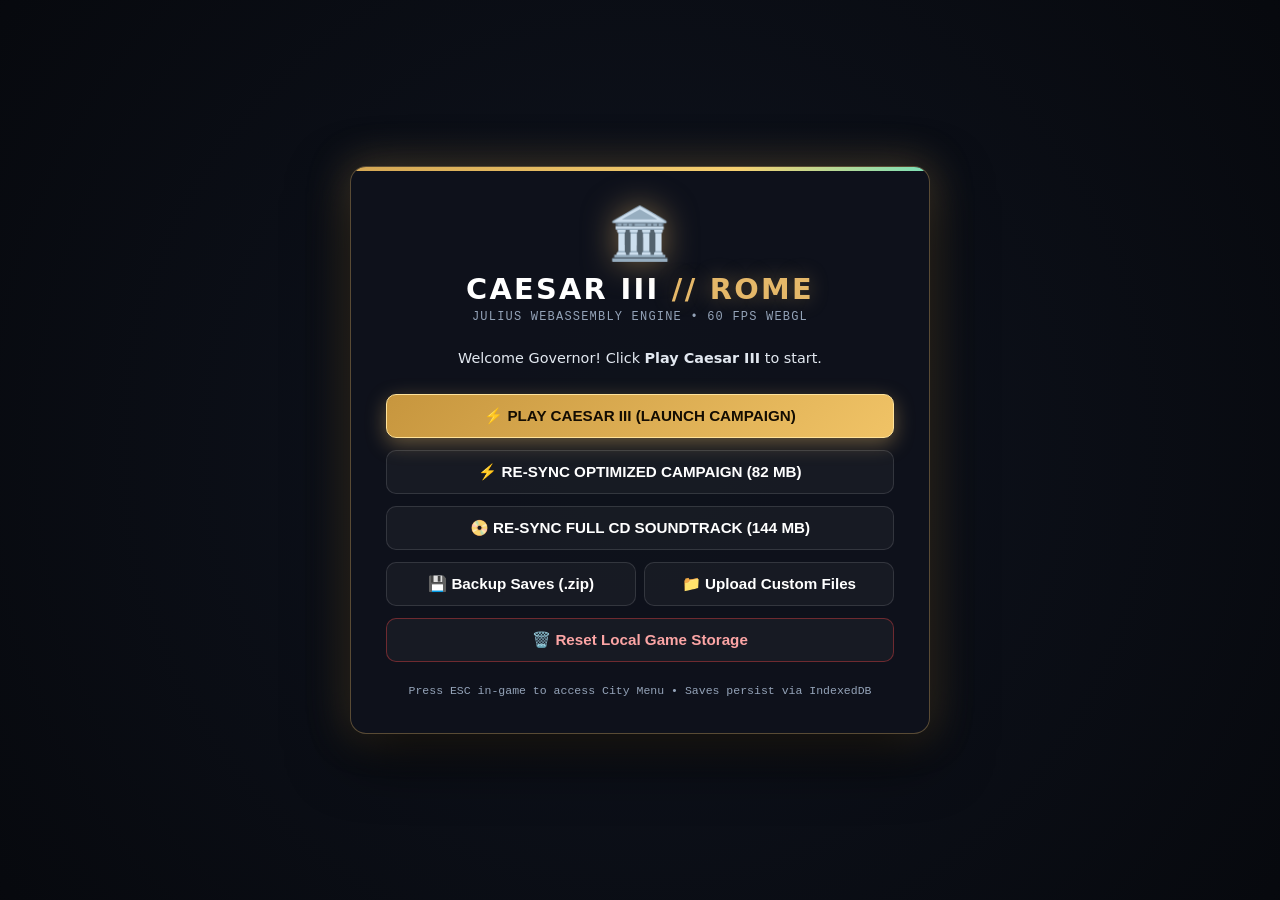
<file: caesar3/index.html>
<!DOCTYPE html>
<html lang="en">
<head>
  <meta charset="utf-8">
  <meta name="viewport" content="width=device-width, initial-scale=1.0, maximum-scale=1.0, user-scalable=no">
  <title>Caesar III: Empire of Rome // Cyber Arcade</title>
  <link rel="icon" href="data:image/svg+xml,<svg xmlns=%22http://www.w3.org/2000/svg%22 viewBox=%220 0 100 100%22><text y=%22.9em%22 font-size=%2290%22>🏛️</text></svg>">
  
  <!-- Self-Hosted Local Scripts (0 CDNs) -->
  <script src="vendor/FileSaver.min.js"></script>
  <script src="vendor/jszip.min.js"></script>

  <style>
    :root {
      --bg: #07090e;
      --card-bg: rgba(15, 18, 28, 0.95);
      --gold: #e5b869;
      --gold-glow: rgba(229, 184, 105, 0.35);
      --cyan: #00f0ff;
      --text: #e2e8f0;
      --text-dim: #94a3b8;
      --red: #ef4444;
      --font: 'Segoe UI', system-ui, -apple-system, sans-serif;
      --font-mono: 'Consolas', 'Courier New', monospace;
    }

    * {
      box-sizing: border-box;
      margin: 0;
      padding: 0;
    }

    html, body {
      width: 100%;
      height: 100%;
      background-color: var(--bg);
      color: var(--text);
      font-family: var(--font);
      overflow: hidden;
      user-select: none;
    }

    /* Game Canvas */
    canvas#canvas {
      position: absolute;
      top: 50%;
      left: 50%;
      border: 0 none;
      background-color: #000;
      image-rendering: pixelated;
      image-rendering: crisp-edges;
      transform: translate(-50%, -50%);
      z-index: 1;
      box-shadow: 0 0 50px rgba(0, 0, 0, 0.9);
    }

    /* Top Floating Cyber Arcade Nav Bar */
    #topNavBar {
      position: fixed;
      top: 12px;
      left: 50%;
      transform: translateX(-50%);
      z-index: 10;
      display: none;
      align-items: center;
      gap: 10px;
      background: rgba(10, 14, 22, 0.85);
      backdrop-filter: blur(12px);
      border: 1px solid rgba(229, 184, 105, 0.3);
      border-radius: 999px;
      padding: 6px 14px;
      box-shadow: 0 8px 32px rgba(0, 0, 0, 0.6);
      transition: opacity 0.3s ease;
    }

    #topNavBar:hover {
      border-color: var(--gold);
    }

    .nav-btn {
      background: rgba(255, 255, 255, 0.05);
      border: 1px solid rgba(255, 255, 255, 0.1);
      color: var(--text);
      padding: 5px 12px;
      font-size: 0.78rem;
      font-weight: 600;
      border-radius: 999px;
      cursor: pointer;
      display: flex;
      align-items: center;
      gap: 6px;
      text-decoration: none;
      transition: all 0.2s ease;
    }

    .nav-btn:hover {
      background: rgba(229, 184, 105, 0.2);
      border-color: var(--gold);
      color: #fff;
      transform: translateY(-1px);
    }

    .nav-btn.primary {
      background: linear-gradient(135deg, #a37a34, #d4a754);
      border-color: #f7d070;
      color: #1a1202;
      font-weight: 700;
    }

    /* Main Modal / Loader Overlay */
    div#infoLocation {
      position: fixed;
      inset: 0;
      background: radial-gradient(circle at center, rgba(16, 21, 33, 0.96) 0%, rgba(7, 9, 14, 0.98) 100%);
      z-index: 20;
      display: flex;
      flex-direction: column;
      align-items: center;
      justify-content: center;
      padding: 24px;
    }

    .hero-card {
      background: var(--card-bg);
      border: 1px solid rgba(229, 184, 105, 0.35);
      border-radius: 16px;
      box-shadow: 0 20px 60px rgba(0, 0, 0, 0.8), 0 0 40px var(--gold-glow);
      max-width: 580px;
      width: 100%;
      padding: 2.2rem;
      text-align: center;
      position: relative;
      overflow: hidden;
    }

    .hero-card::before {
      content: "";
      position: absolute;
      top: 0;
      left: 0;
      right: 0;
      height: 4px;
      background: linear-gradient(90deg, #d4a754, #f7d070, #00f0ff, #d4a754);
      background-size: 200% auto;
      animation: shimmer 4s linear infinite;
    }

    @keyframes shimmer {
      0% { background-position: 0% 50%; }
      100% { background-position: 200% 50%; }
    }

    .roman-eagle {
      font-size: 3.2rem;
      margin-bottom: 0.5rem;
      filter: drop-shadow(0 0 16px rgba(229, 184, 105, 0.5));
    }

    h1.game-title {
      font-size: 1.8rem;
      font-weight: 800;
      letter-spacing: 0.08em;
      color: #fff;
      text-transform: uppercase;
      margin-bottom: 0.3rem;
    }

    h1.game-title span {
      color: var(--gold);
      text-shadow: 0 0 20px var(--gold-glow);
    }

    .game-subtitle {
      font-family: var(--font-mono);
      font-size: 0.75rem;
      color: var(--text-dim);
      letter-spacing: 0.1em;
      text-transform: uppercase;
      margin-bottom: 1.5rem;
    }

    /* Options / Buttons */
    .button-group {
      display: flex;
      flex-direction: column;
      gap: 12px;
      margin-top: 1.2rem;
    }

    .btn-action {
      background: rgba(255, 255, 255, 0.04);
      border: 1px solid rgba(255, 255, 255, 0.12);
      color: #fff;
      padding: 12px 20px;
      border-radius: 10px;
      font-size: 0.95rem;
      font-weight: 600;
      cursor: pointer;
      display: flex;
      align-items: center;
      justify-content: center;
      gap: 10px;
      transition: all 0.2s ease;
      width: 100%;
    }

    .btn-action:hover {
      background: rgba(255, 255, 255, 0.09);
      border-color: rgba(255, 255, 255, 0.3);
      transform: translateY(-2px);
    }

    .btn-action.gold-primary {
      background: linear-gradient(135deg, #c7963e, #f0c366);
      border: 1px solid #ffe39b;
      color: #140d02;
      font-weight: 800;
      box-shadow: 0 6px 20px rgba(229, 184, 105, 0.4);
    }

    .btn-action.gold-primary:hover {
      background: linear-gradient(135deg, #d8a445, #ffd175);
      box-shadow: 0 8px 28px rgba(229, 184, 105, 0.6);
      transform: translateY(-2px);
    }

    .btn-action.danger {
      border-color: rgba(239, 68, 68, 0.4);
      color: #fca5a5;
    }

    .btn-action.danger:hover {
      background: rgba(239, 68, 68, 0.15);
      border-color: var(--red);
      color: #fff;
    }

    /* Status & Spinner */
    #loadStatus {
      margin: 1.5rem 0;
    }

    .spinner {
      height: 44px;
      width: 44px;
      margin: 0 auto 1rem;
      border-radius: 50%;
      border: 3px solid rgba(229, 184, 105, 0.15);
      border-top-color: var(--gold);
      animation: spin 0.8s linear infinite;
    }

    .spinner.small {
      height: 14px;
      width: 14px;
      border-width: 2px;
      margin: 0;
      display: inline-block;
      vertical-align: middle;
    }

    @keyframes spin {
      to { transform: rotate(360deg); }
    }

    #status {
      font-size: 0.9rem;
      color: var(--text);
      line-height: 1.5;
    }

    progress {
      appearance: none;
      -webkit-appearance: none;
      width: 100%;
      height: 8px;
      border-radius: 4px;
      overflow: hidden;
      margin-top: 14px;
      display: none;
      border: none;
      background: rgba(255, 255, 255, 0.1);
    }

    progress::-webkit-progress-bar {
      background-color: rgba(255, 255, 255, 0.1);
    }

    progress::-webkit-progress-value {
      background: linear-gradient(90deg, #c7963e, #00f0ff);
      transition: width 0.2s ease;
    }

    progress::-moz-progress-bar {
      background: linear-gradient(90deg, #c7963e, #00f0ff);
    }

    .drag-hover {
      border: 2px dashed var(--gold) !important;
    }

    /* On-Screen Display */
    #OSD {
      display: none;
      position: absolute;
      top: 16px;
      left: 16px;
      background: rgba(10, 14, 22, 0.85);
      border: 1px solid rgba(229, 184, 105, 0.3);
      border-radius: 6px;
      color: var(--gold);
      font-family: var(--font-mono);
      font-size: 0.8rem;
      padding: 6px 12px;
      z-index: 30;
      box-shadow: 0 4px 12px rgba(0, 0, 0, 0.5);
    }

    .footer-badge {
      margin-top: 1.4rem;
      font-size: 0.72rem;
      color: var(--text-dim);
      font-family: var(--font-mono);
    }
  </style>
</head>
<body>

  <!-- Top In-Game Control Bar -->
  <div id="topNavBar">
    <a href="/" class="nav-btn">🔙 Arcade Portal</a>
    <button class="nav-btn primary" onclick="toggleFullscreen()">⛶ Fullscreen</button>
    <button class="nav-btn" onclick="Module.downloadSaves()">💾 Export Saves</button>
    <button class="nav-btn" onclick="clickSelectFile()">📁 Import Files</button>
    <button class="nav-btn" onclick="Module.showSubWindow(confirmElement)">🗑️ Reset Data</button>
  </div>

  <!-- On Screen Notification Overlay -->
  <div id="OSD">
    <span id="OSDSpinner" class="spinner small"></span>
    <span id="OSDStatus"></span>
  </div>

  <!-- Hidden File Input for Custom Uploads -->
  <input type="file" id="loaddir" multiple name="fileList" webkitdirectory style="display:none;">

  <!-- Main Hero Modal / Loader Overlay -->
  <div id="infoLocation">
    <div class="hero-card">
      <div class="roman-eagle">🏛️</div>
      <h1 class="game-title">Caesar III <span>// Rome</span></h1>
      <div class="game-subtitle">Julius WebAssembly Engine • 60 FPS WebGL</div>

      <div id="middleElement">
        <!-- Loading State -->
        <div id="loadStatus">
          <div id="spinner" class="spinner"></div>
          <div id="status">Connecting virtual Roman filesystem...</div>
          <progress id="progress"></progress>
        </div>

        <!-- Initial Options (Empty or Stored) -->
        <div id="startOptions">
          <div class="button-group">
            <button id="primaryPlayBtn" class="btn-action gold-primary" onclick="startPreloadedCampaign('lite')">
              ⚡ PLAY CAESAR III (LAUNCH CAMPAIGN)
            </button>
            <button class="btn-action" onclick="startPreloadedCampaign('lite')">
              ⚡ RE-SYNC OPTIMIZED CAMPAIGN (82 MB)
            </button>
            <button class="btn-action" onclick="startPreloadedCampaign('full')">
              📀 RE-SYNC FULL CD SOUNDTRACK (144 MB)
            </button>
            <div style="display:flex; gap: 8px;">
              <button class="btn-action" id="downloadSaves" onclick="Module.downloadSaves()" style="flex:1;">
                💾 Backup Saves (.zip)
              </button>
              <button class="btn-action" onclick="clickSelectFile()" style="flex:1;">
                📁 Upload Custom Files
              </button>
            </div>
            <button class="btn-action danger" onclick="Module.showSubWindow(confirmElement)">
              🗑️ Reset Local Game Storage
            </button>
          </div>
        </div>

        <!-- Reset Confirmation -->
        <div id="confirm" style="display:none;">
          <p style="margin-bottom: 1.2rem; font-size: 0.95rem; line-height: 1.5;">
            Are you sure you want to clear your local Roman Empire storage?<br>
            <span style="color:var(--red); font-size:0.85rem;">All your local city saves will be deleted!</span>
          </p>
          <div style="display:flex; gap: 10px;">
            <button class="btn-action danger" onclick="Module.clearFS()" style="flex:1;">YES, PURGE STORAGE</button>
            <button class="btn-action" onclick="Module.showSubWindow(startOptionsElement)" style="flex:1;">CANCEL</button>
          </div>
        </div>
      </div>

      <div class="footer-badge">
        <span>Press ESC in-game to access City Menu • Saves persist via IndexedDB</span>
      </div>
    </div>
  </div>

  <!-- SDL2 / WebAssembly Screen Canvas -->
  <canvas id="canvas" oncontextmenu="event.preventDefault()" tabindex="-1"></canvas>

  <!-- UI Logic -->
  <script src="caesar3.ui.js"></script>

  <!-- Julius Engine Runtime -->
  <script src="julius.engine.js"></script>

</body>
</html>
</file>
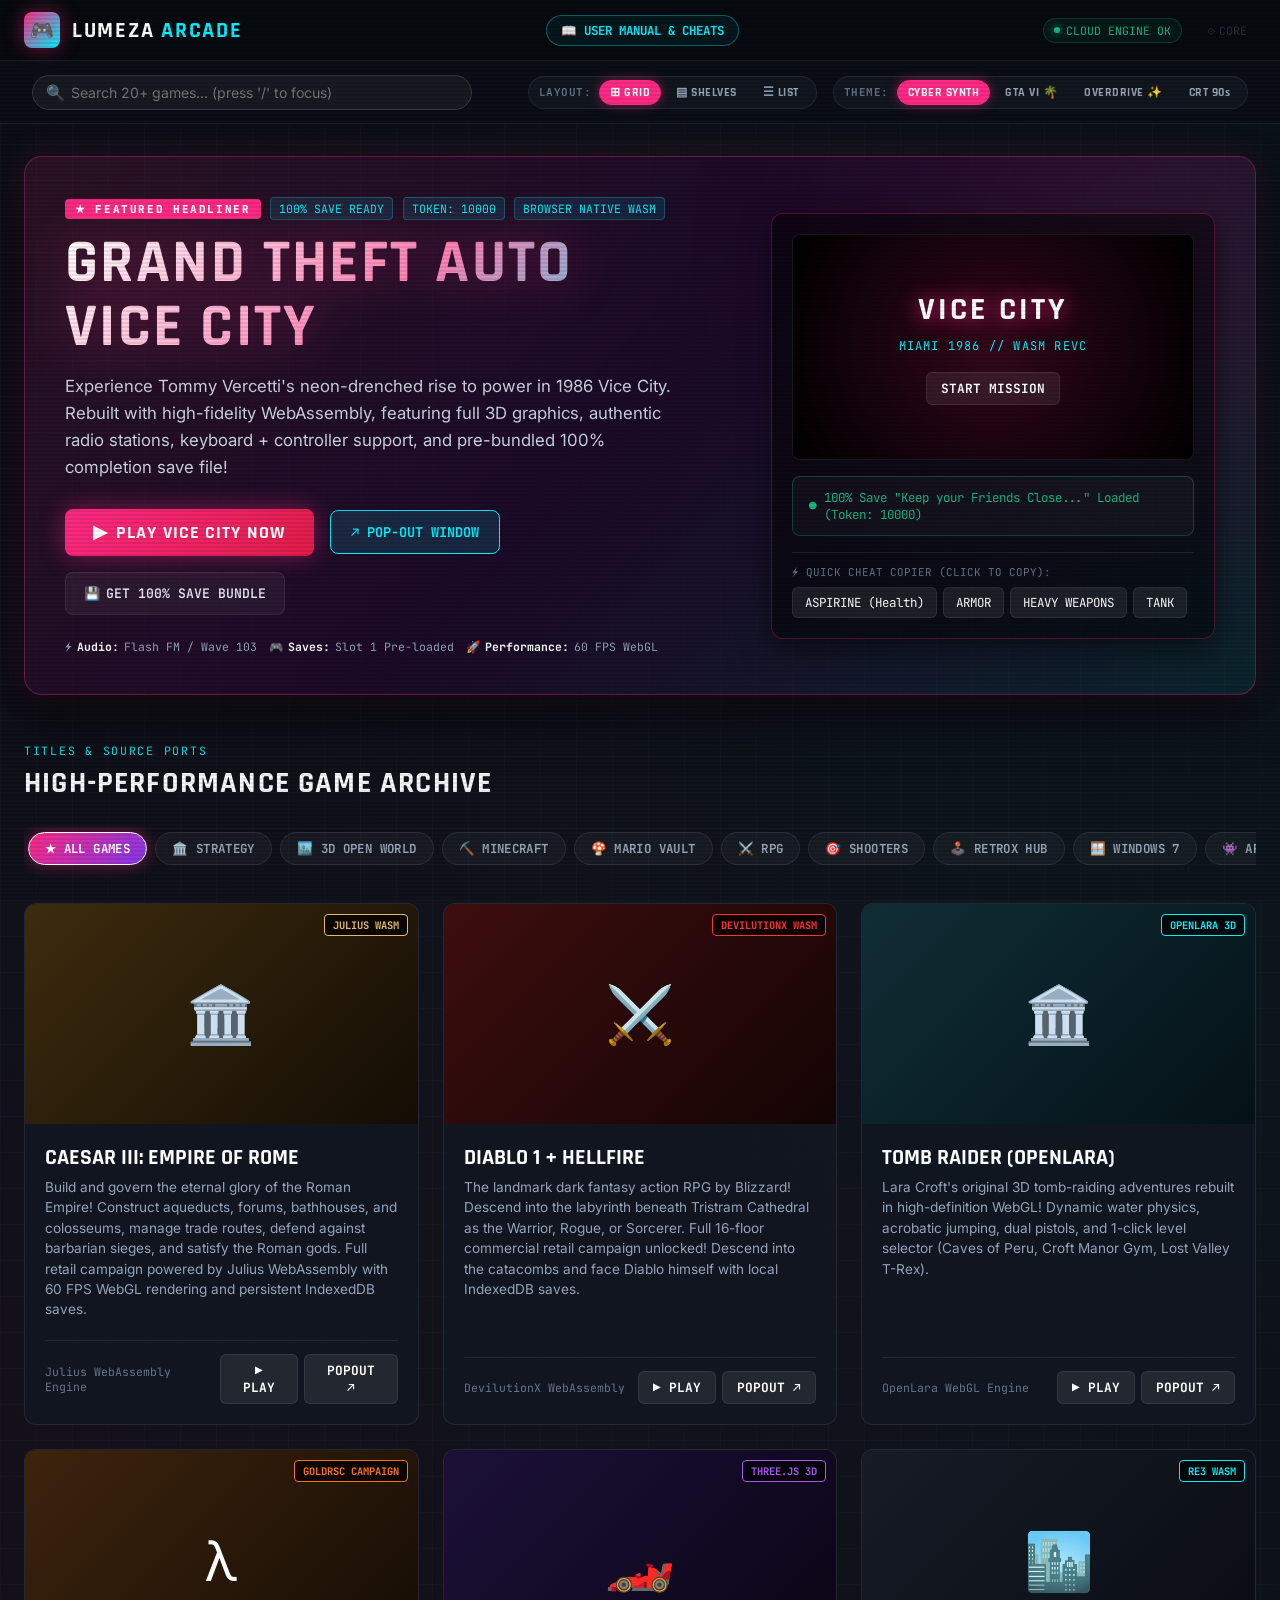
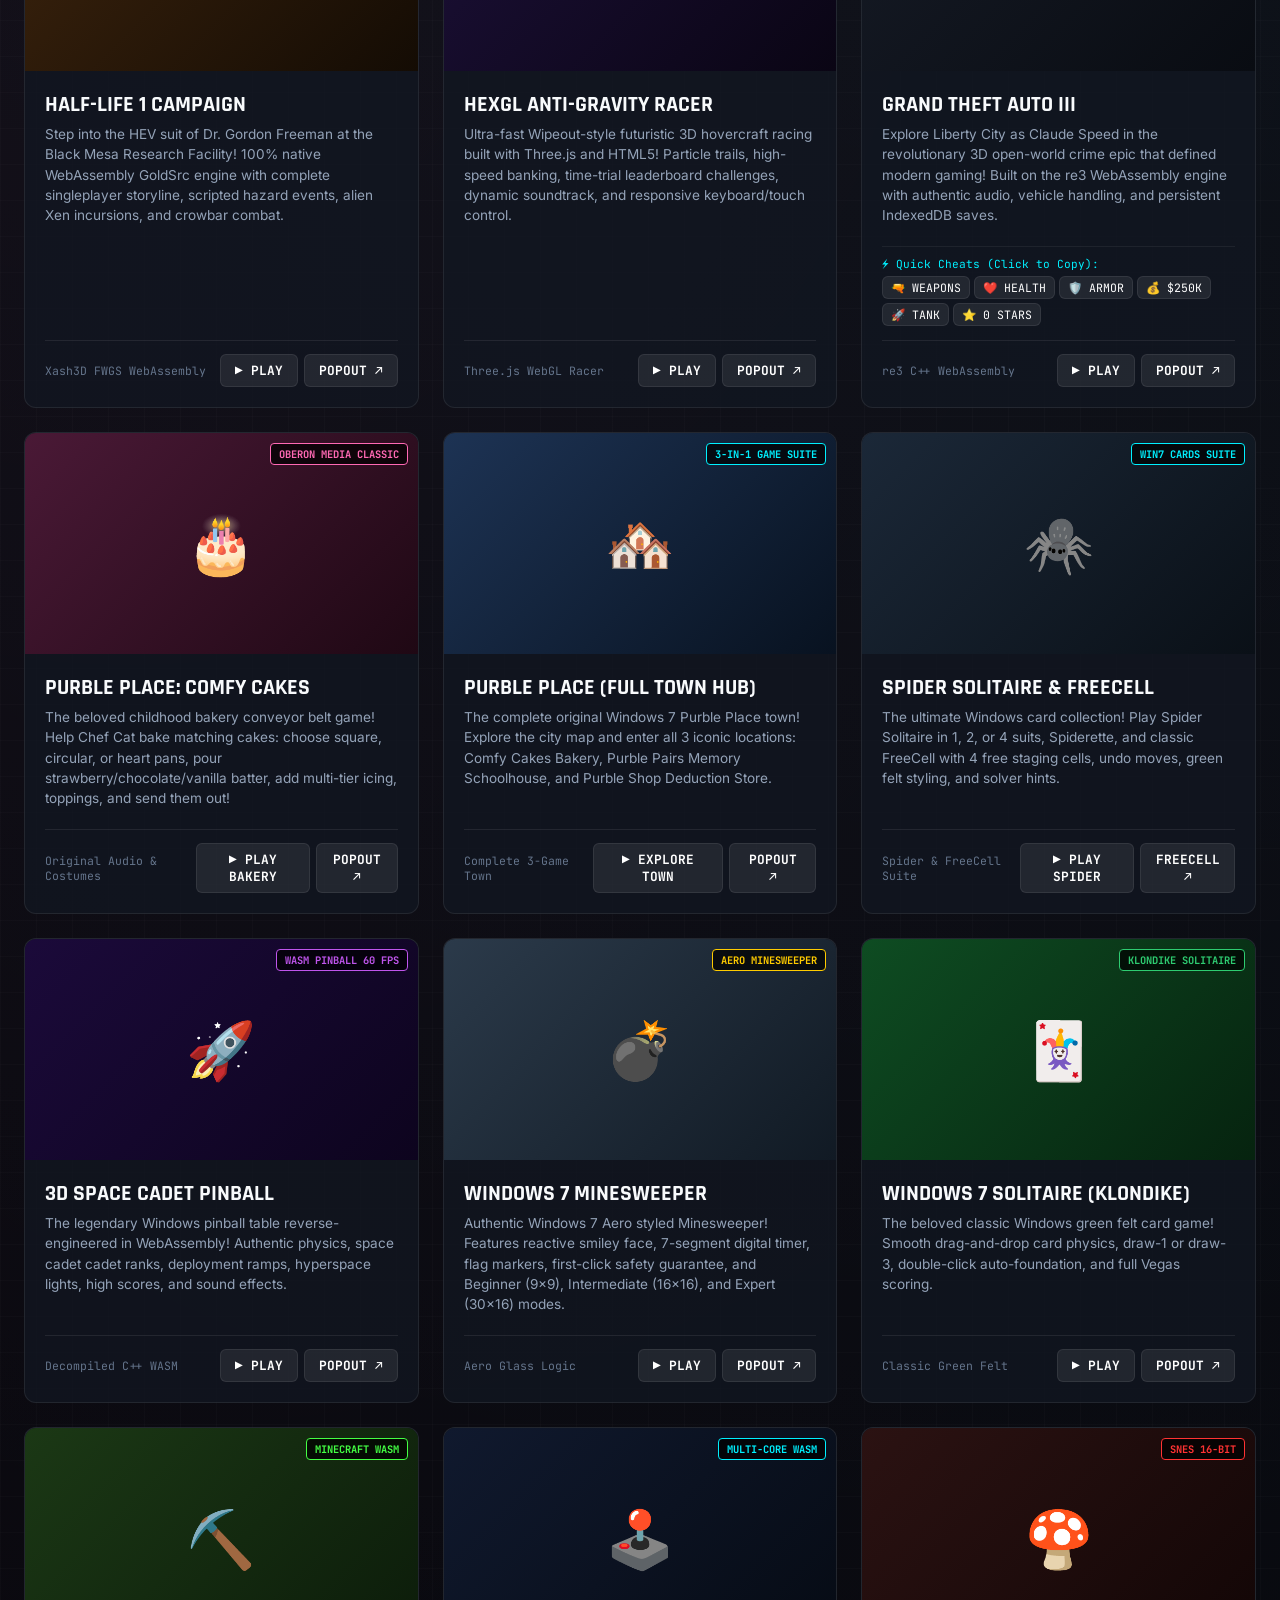
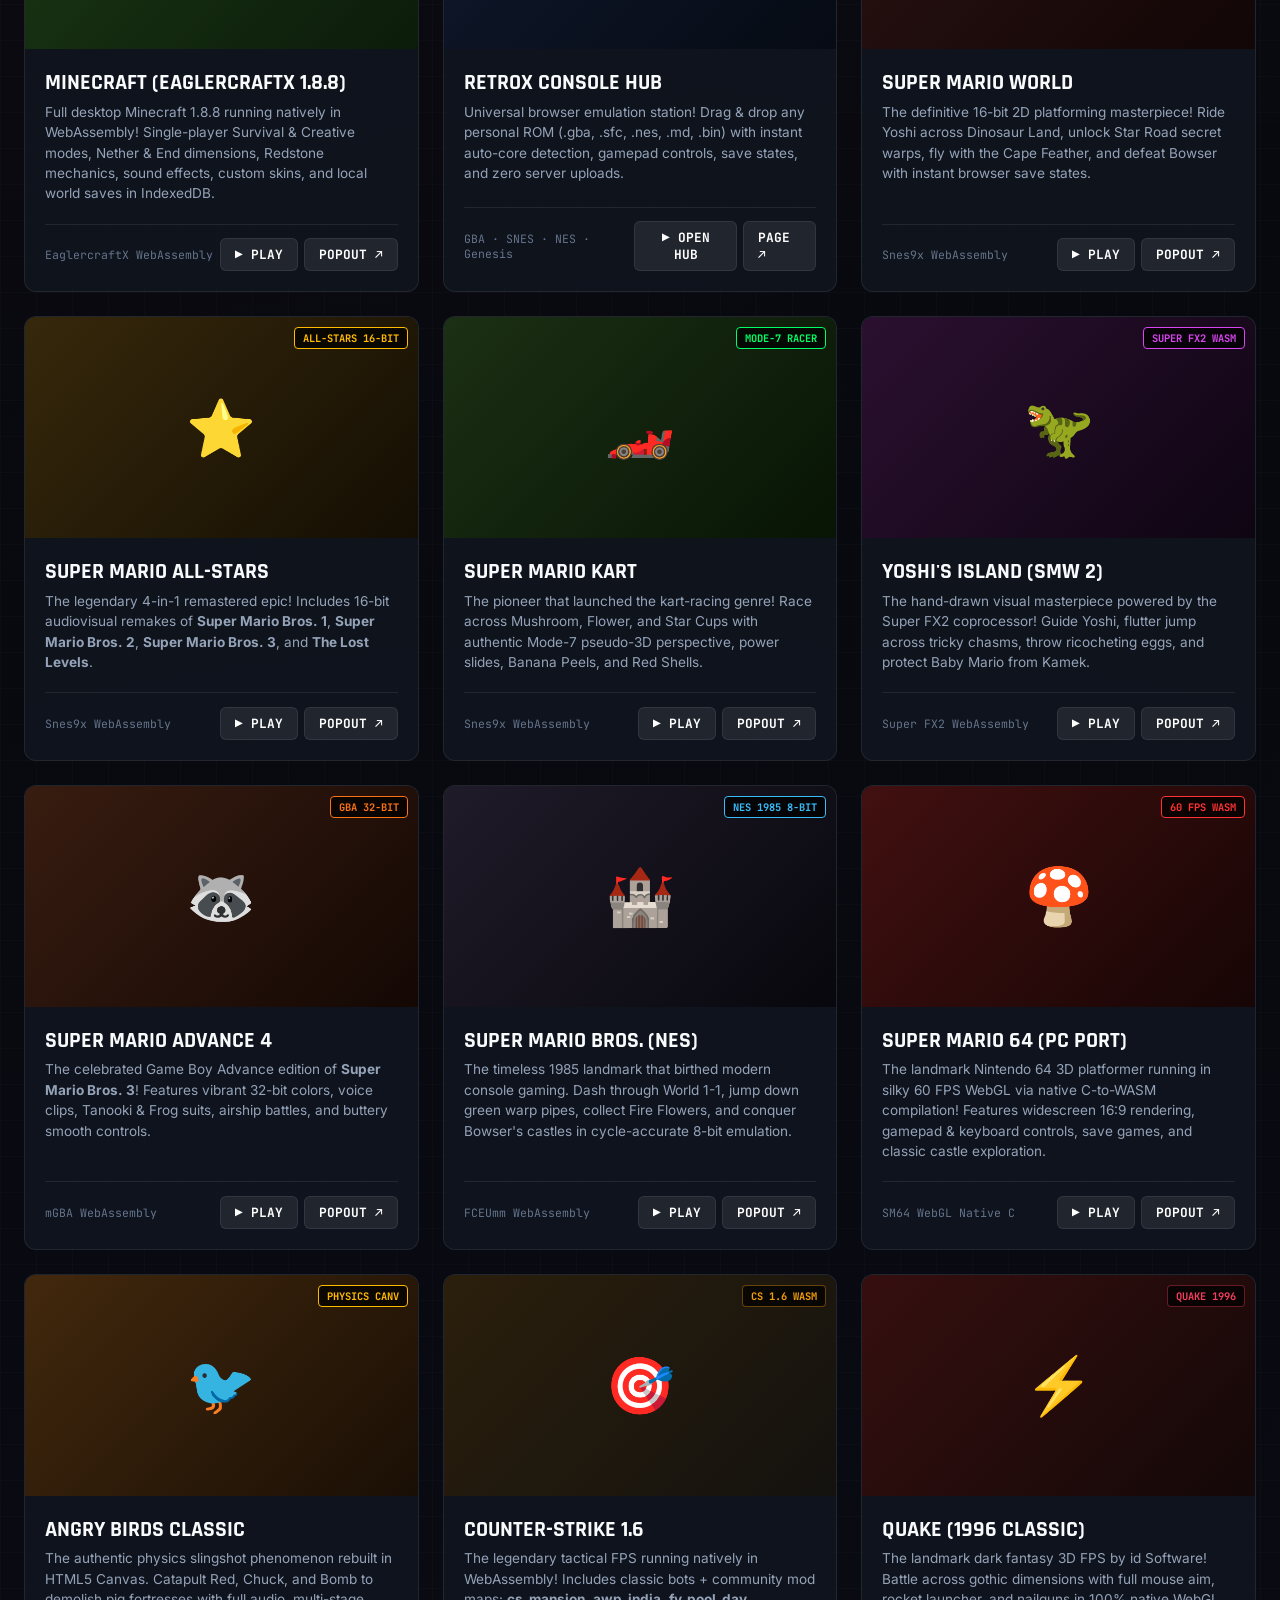
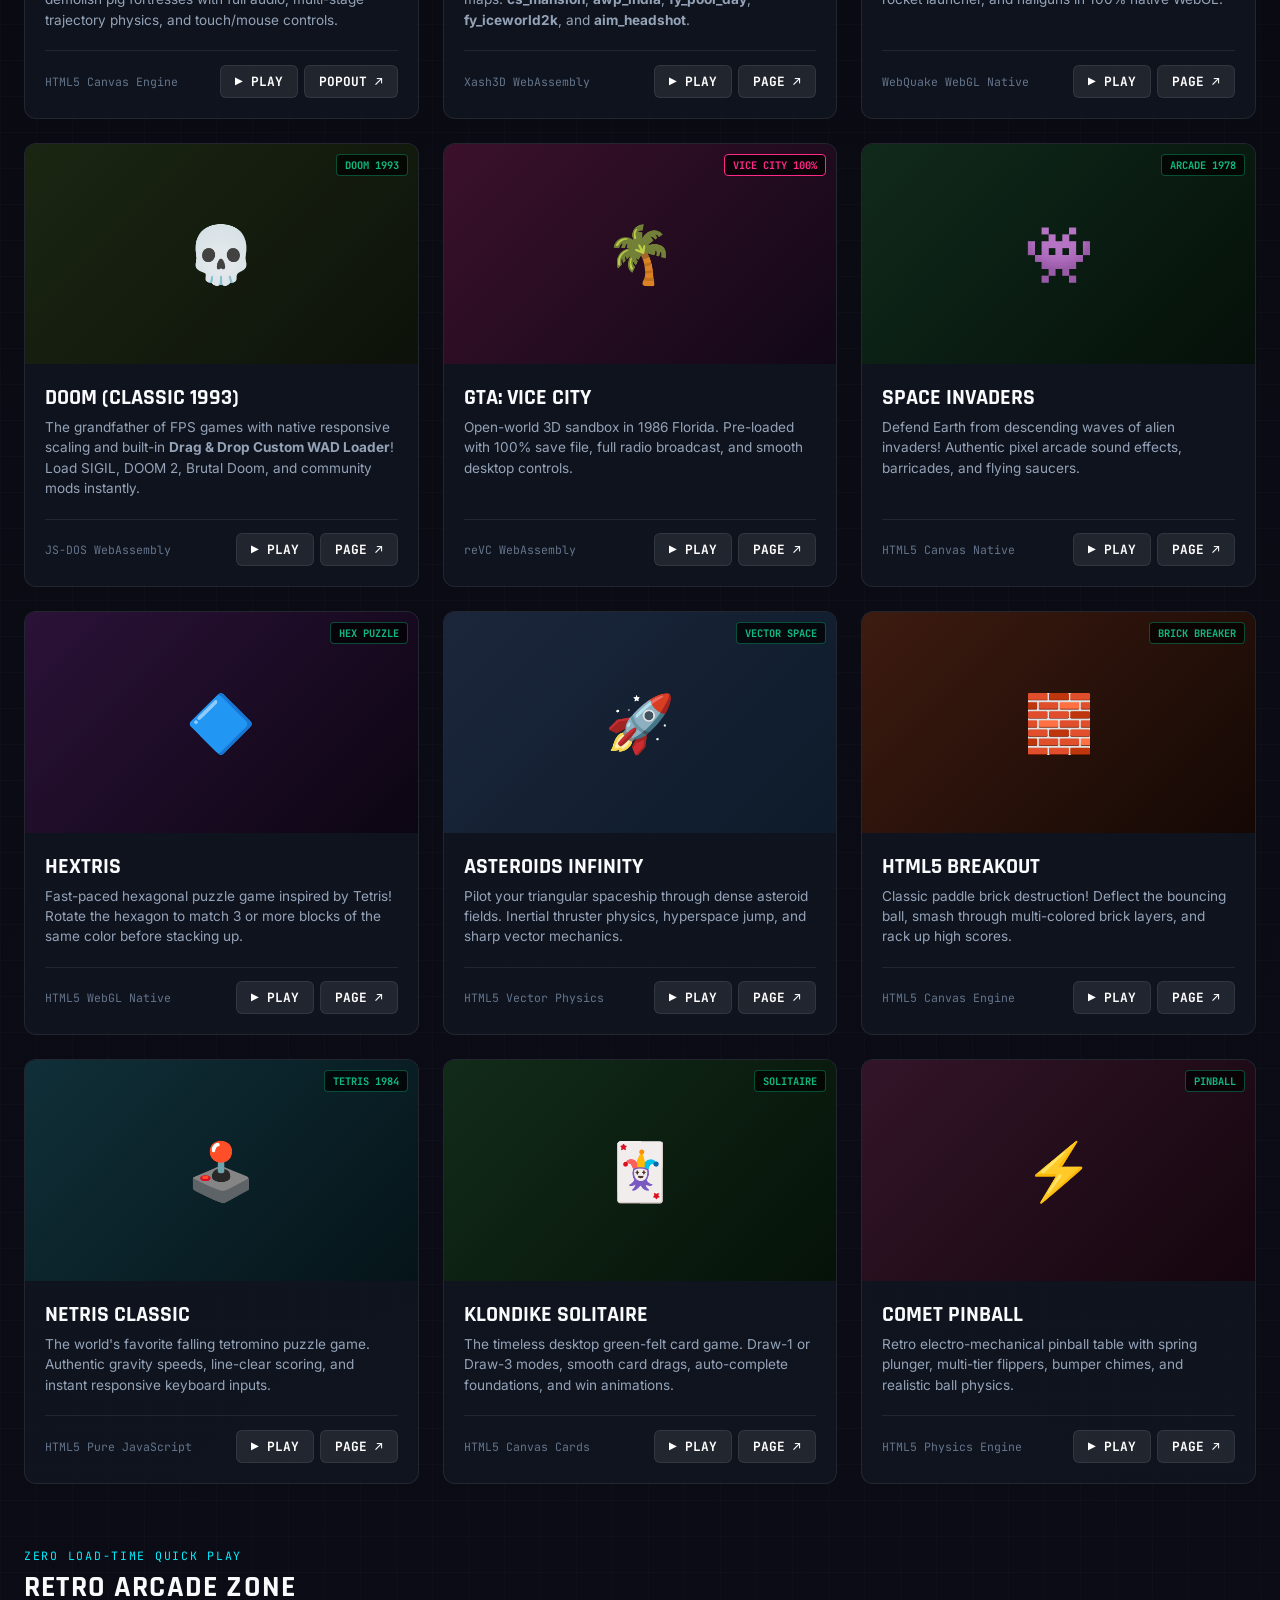
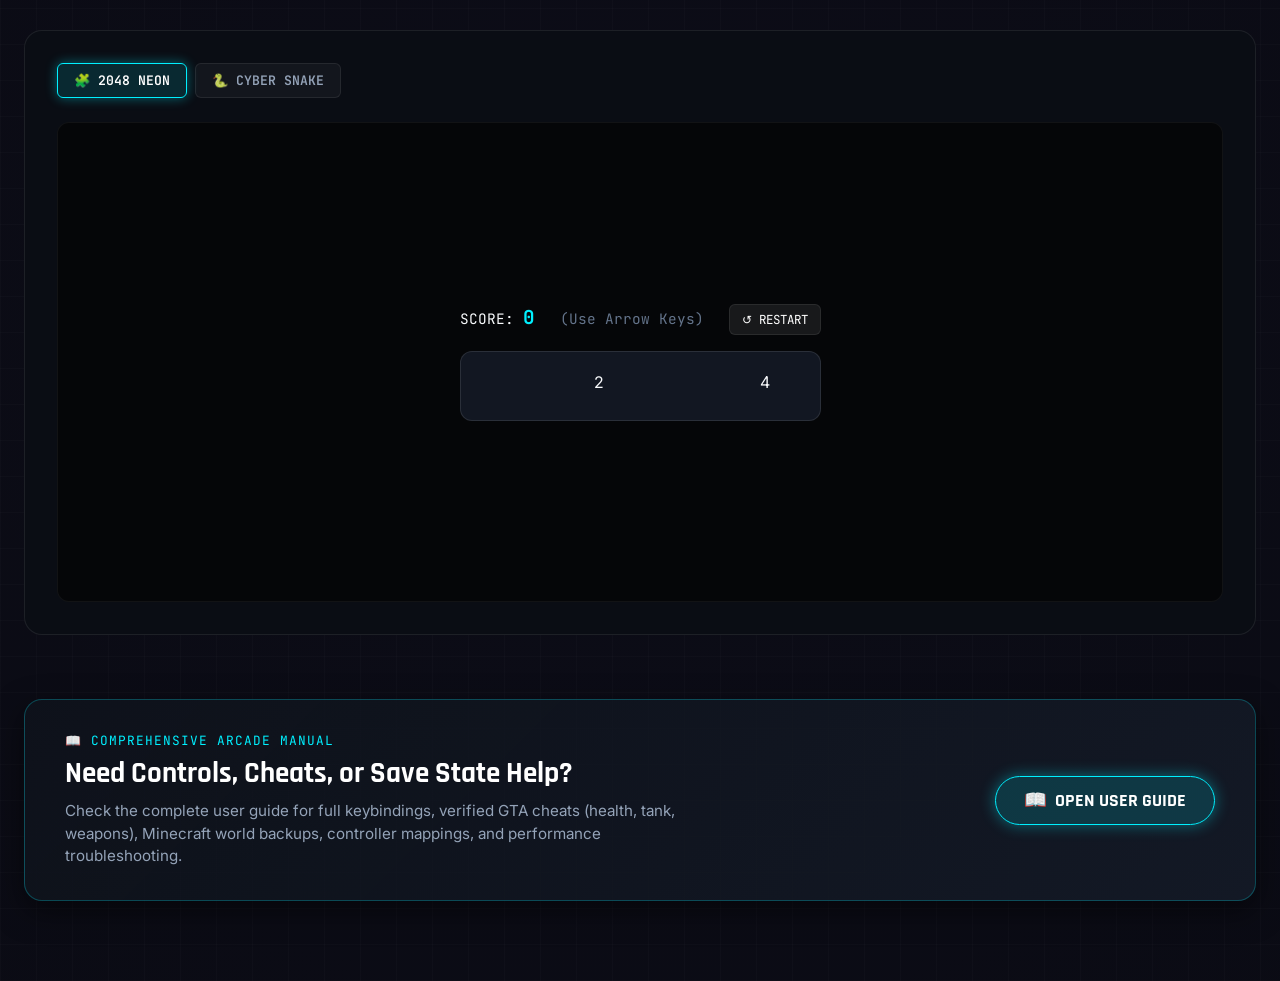
<file: portal/index.html>
<!DOCTYPE html>
<html lang="en">
<head>
  <meta charset="UTF-8">
  <meta name="viewport" content="width=device-width, initial-scale=1.0">
  <title>Lumeza Arcade // GTA Vice City, CS 1.6 & Retro Classics</title>
  <meta name="description" content="Dedicated WebAssembly and browser gaming portal featuring GTA: Vice City, Counter-Strike 1.6, Quake III Arena, Doom, and retro classics.">
  <link rel="preconnect" href="https://fonts.googleapis.com">
  <link rel="preconnect" href="https://fonts.gstatic.com" crossorigin>
  <link href="https://fonts.googleapis.com/css2?family=Inter:wght@400;500;600;700&family=JetBrains+Mono:wght@400;500;700&family=Rajdhani:wght@600;700;800;900&display=swap" rel="stylesheet">
  <link rel="stylesheet" href="styles.css">
  <link rel="icon" href="data:image/svg+xml,<svg xmlns='http://www.w3.org/2000/svg' viewBox='0 0 100 100'><text y='.9em' font-size='90'>🎮</text></svg>">
</head>
<body>

  <!-- Top Header Navigation -->
  <header class="portal-header">
    <div class="header-container">
      <a href="index.html" class="portal-brand">
        <div class="brand-icon">🎮</div>
        <div class="brand-title">LUMEZA <span>ARCADE</span><span class="gta6-logo-badge">VI</span></div>
      </a>

      <!-- Quick Guide Link & GTA VI Wanted Stars -->
      <div class="header-center-links">
        <div class="gta6-wanted-stars" title="State of Leonida Maximum Wanted Level: ★★★★★★ (6 STARS)">★★★★★★</div>
        <a href="guide.html" class="nav-guide-badge" title="Player Manual & Controls Guide">📖 USER MANUAL &amp; CHEATS</a>
      </div>

      <!-- Right Meta & Discreet Switch -->
      <div class="header-meta">
        <div class="meta-pill">
          <span class="pulse-dot"></span>
          <span>CLOUD ENGINE OK</span>
        </div>

        <!-- Hidden / Discreet Dual Website Switch -->
        <div class="secret-switch-wrapper">
          <button class="secret-glyph-btn" id="secretGlyphBtn" onclick="openSecretSwitchModal()" title="System Core [Ctrl+Shift+H]">
            <span class="secret-glyph-icon">⟐</span>
            <span>CORE</span>
          </button>
        </div>
      </div>
    </div>
  </header>

  <!-- SUB-HEADER TOOLBAR: SEARCH, THEMES & LAYOUTS -->
  <aside class="portal-toolbar" aria-label="Arcade Controls and Search">
    <!-- Live Game Search Bar -->
    <div class="toolbar-search-wrap">
      <span class="search-icon">🔍</span>
      <input type="text" id="gameSearchInput" class="game-search-input" placeholder="Search 20+ games... (press '/' to focus)" oninput="handleGameSearch(this.value)" autocomplete="off">
      <button id="clearSearchBtn" class="clear-search-btn" onclick="clearGameSearch()" title="Clear Search">✕</button>
      <span id="searchResultCount" class="search-count-badge"></span>
    </div>

    <!-- Theme & Layout Controls -->
    <div class="toolbar-controls-wrap">
      <!-- Layout Picker -->
      <div class="control-pill-group" role="group" aria-label="Layout Selection">
        <span class="control-group-label">LAYOUT:</span>
        <button class="layout-btn active" data-layout-btn="grid" onclick="setLayout('grid')">⊞ GRID</button>
        <button class="layout-btn" data-layout-btn="shelf" onclick="setLayout('shelf')">▤ SHELVES</button>
        <button class="layout-btn" data-layout-btn="compact" onclick="setLayout('compact')">☰ LIST</button>
      </div>

      <!-- Theme Picker -->
      <div class="control-pill-group" role="group" aria-label="Theme Selection">
        <span class="control-group-label">THEME:</span>
        <button class="theme-btn active" data-theme-btn="cyber" onclick="setTheme('cyber')">CYBER SYNTH</button>
        <button class="theme-btn" data-theme-btn="gta6" onclick="setTheme('gta6')">GTA VI 🌴</button>
        <button class="theme-btn" data-theme-btn="overdrive" onclick="setTheme('overdrive')">OVERDRIVE ✨</button>
        <button class="theme-btn" data-theme-btn="crt" onclick="setTheme('crt')">CRT 90s</button>
      </div>
    </div>
  </aside>

  <!-- Hidden Switch Modal (Discreet switch to Crafted Soul main site) -->
  <div class="secret-dialog-backdrop" id="secretSwitchModal" onclick="if(event.target===this)closeSecretSwitchModal()">
    <div class="secret-dialog-card">
      <div class="secret-badge">ENCRYPTED SWITCH GATEWAY</div>
      <h3 class="secret-title">Switch Workspace</h3>
      <p class="secret-desc">
        You are about to switch from <strong>games.lumeza.in</strong> to the primary <strong>Crafted Soul Workspace</strong> (craftedsoul.netlify.app).
      </p>
      <div class="secret-btn-row">
        <button class="btn-secret-primary" onclick="executeSecretRedirect()">⚡ SWITCH TO CRAFTED SOUL</button>
        <button class="btn-secret-secondary" onclick="closeSecretSwitchModal()">STAY IN ARCADE</button>
      </div>
    </div>
  </div>

  <!-- Main Viewport Content -->
  <main class="portal-main">

    <!-- HERO SPOTLIGHT: GTA VICE CITY (Miami 1986 Edition) -->
    <section class="hero-vicecity" id="heroViceCity">
      <div class="hero-glow-vc"></div>
      <div class="vc-hero-content">
        <div>
          <div class="vc-tag-row">
            <span class="tag-vc-flagship">★ FEATURED HEADLINER</span>
            <span class="tag-vc-sub">100% SAVE READY</span>
            <span class="tag-vc-sub">TOKEN: 10000</span>
            <span class="tag-vc-sub">BROWSER NATIVE WASM</span>
          </div>
          <h1 class="vc-hero-title">GRAND THEFT AUTO<br>VICE CITY</h1>
          <p class="vc-hero-desc">
            Experience Tommy Vercetti's neon-drenched rise to power in 1986 Vice City. Rebuilt with high-fidelity WebAssembly, featuring full 3D graphics, authentic radio stations, keyboard + controller support, and pre-bundled 100% completion save file!
          </p>

          <div class="vc-action-row">
            <button class="btn-vc-play" onclick="launchViceCityModal()">
              <span>▶</span> PLAY VICE CITY NOW
            </button>
            <button class="btn-vc-popout" onclick="launchViceCityPopout()">
              <span>↗</span> POP-OUT WINDOW
            </button>
            <a href="/saves/download/10000/vcsky.saves" class="btn-vc-save" download="vcsky.saves">
              <span>💾</span> GET 100% SAVE BUNDLE
            </a>
          </div>

          <div class="vc-feature-pills">
            <div class="vc-feat">⚡ <strong>Audio:</strong> Flash FM / Wave 103</div>
            <div class="vc-feat">🎮 <strong>Saves:</strong> Slot 1 Pre-loaded</div>
            <div class="vc-feat">🚀 <strong>Performance:</strong> 60 FPS WebGL</div>
          </div>
        </div>

        <!-- Right Preview Box with Quick Cheats -->
        <div class="vc-preview-card">
          <div class="vc-screen-mockup">
            <div class="vc-screen-overlay">
              <div class="vc-screen-logo">VICE CITY</div>
              <div style="font-family: var(--font-mono); font-size: 0.75rem; color: var(--vc-cyan); letter-spacing: 0.1em;">MIAMI 1986 // WASM REVC</div>
              <button class="tile-play-btn" style="margin-top: 10px;" onclick="launchViceCityModal()">START MISSION</button>
            </div>
          </div>

          <div class="vc-save-status-box">
            <div class="vc-save-info">
              <span>●</span>
              <span>100% Save "Keep your Friends Close..." Loaded (Token: 10000)</span>
            </div>
          </div>

          <!-- Quick Cheat Console -->
          <div style="margin-top: 1rem; border-top: 1px solid rgba(255,255,255,0.08); padding-top: 0.75rem;">
            <div style="font-family: var(--font-mono); font-size: 0.68rem; color: var(--text-dim); margin-bottom: 0.5rem; text-transform: uppercase;">
              ⚡ Quick Cheat Copier (Click to Copy):
            </div>
            <div style="display: flex; gap: 6px; flex-wrap: wrap;">
              <button class="btn-modal-action" onclick="copyCheat('ASPIRINE', this)">ASPIRINE (Health)</button>
              <button class="btn-modal-action" onclick="copyCheat('PRECIOUSPROTECTION', this)">ARMOR</button>
              <button class="btn-modal-action" onclick="copyCheat('NUTTERTOOLS', this)">HEAVY WEAPONS</button>
              <button class="btn-modal-action" onclick="copyCheat('PANZER', this)">TANK</button>
            </div>
          </div>
        </div>
      </div>
    </section>

    <!-- GAMES CATALOG GRID -->
    <div class="section-title-wrap">
      <div>
        <div class="section-label">TITLES & SOURCE PORTS</div>
        <h2 class="section-h2">HIGH-PERFORMANCE GAME ARCHIVE</h2>
      </div>
    </div>
    <!-- Category Filter Chips Bar -->
    <nav class="category-pills-bar" aria-label="Game Categories">
      <button class="nav-filter active" onclick="filterGames('all', this)">★ ALL GAMES</button>
      <button class="nav-filter" onclick="filterGames('strategy', this)">🏛️ STRATEGY</button>
      <button class="nav-filter" onclick="filterGames('openworld', this)">🏙️ 3D OPEN WORLD</button>
      <button class="nav-filter" onclick="filterGames('minecraft', this)">⛏️ MINECRAFT</button>
      <button class="nav-filter" onclick="filterGames('mario', this)">🍄 MARIO VAULT</button>
      <button class="nav-filter" onclick="filterGames('rpg', this)">⚔️ RPG</button>
      <button class="nav-filter" onclick="filterGames('shooters', this)">🎯 SHOOTERS</button>
      <button class="nav-filter" onclick="filterGames('retrox', this)">🕹️ RETROX HUB</button>
      <button class="nav-filter" onclick="filterGames('win7', this)">🪟 WINDOWS 7</button>
      <button class="nav-filter" onclick="filterGames('arcade', this)">👾 ARCADE</button>
    </nav>

    <div class="games-grid">

      <!-- PHASE 4 HEADLINER: Caesar III (Empire of Rome) -->
      <article class="game-tile" data-category="strategy retrox">
        <div class="tile-media">
          <div style="width:100%; height:100%; background: linear-gradient(135deg, #3d2b0e, #140d04); display:flex; align-items:center; justify-content:center;">
            <span style="font-size: 3.5rem;">🏛️</span>
          </div>
          <span class="tile-tag-badge" style="color:#e5b869; border-color:#e5b869;">JULIUS WASM</span>
        </div>
        <div class="tile-body">
          <h3 class="tile-title">Caesar III: Empire of Rome</h3>
          <p class="tile-desc">
            Build and govern the eternal glory of the Roman Empire! Construct aqueducts, forums, bathhouses, and colosseums, manage trade routes, defend against barbarian sieges, and satisfy the Roman gods. Full retail campaign powered by Julius WebAssembly with 60 FPS WebGL rendering and persistent IndexedDB saves.
          </p>
          <div class="tile-footer">
            <span class="tile-meta">Julius WebAssembly Engine</span>
            <div style="display:flex; gap: 6px;">
              <button class="tile-play-btn" onclick="launchCaesar3Modal()">▶ PLAY</button>
              <button class="tile-play-btn" onclick="launchCaesar3Popout()">POPOUT ↗</button>
            </div>
          </div>
        </div>
      </article>

      <!-- PHASE 3 HEADLINER: Diablo 1 + Hellfire -->
      <article class="game-tile" data-category="rpg">
        <div class="tile-media">
          <div style="width:100%; height:100%; background: linear-gradient(135deg, #3d0e0e, #140404); display:flex; align-items:center; justify-content:center;">
            <span style="font-size: 3.5rem;">⚔️</span>
          </div>
          <span class="tile-tag-badge" style="color:#ff3333; border-color:#ff3333;">DEVILUTIONX WASM</span>
        </div>
        <div class="tile-body">
          <h3 class="tile-title">Diablo 1 + Hellfire</h3>
          <p class="tile-desc">
            The landmark dark fantasy action RPG by Blizzard! Descend into the labyrinth beneath Tristram Cathedral as the Warrior, Rogue, or Sorcerer. Full 16-floor commercial retail campaign unlocked! Descend into the catacombs and face Diablo himself with local IndexedDB saves.
          </p>
          <div class="tile-footer">
            <span class="tile-meta">DevilutionX WebAssembly</span>
            <div style="display:flex; gap: 6px;">
              <button class="tile-play-btn" onclick="launchDiabloModal()">▶ PLAY</button>
              <button class="tile-play-btn" onclick="launchDiabloPopout()">POPOUT ↗</button>
            </div>
          </div>
        </div>
      </article>

      <!-- PHASE 3 HEADLINER: Tomb Raider (OpenLara) -->
      <article class="game-tile" data-category="openworld">
        <div class="tile-media">
          <div style="width:100%; height:100%; background: linear-gradient(135deg, #102d36, #041217); display:flex; align-items:center; justify-content:center;">
            <span style="font-size: 3.5rem;">🏛️</span>
          </div>
          <span class="tile-tag-badge" style="color:#00f0ff; border-color:#00f0ff;">OPENLARA 3D</span>
        </div>
        <div class="tile-body">
          <h3 class="tile-title">Tomb Raider (OpenLara)</h3>
          <p class="tile-desc">
            Lara Croft's original 3D tomb-raiding adventures rebuilt in high-definition WebGL! Dynamic water physics, acrobatic jumping, dual pistols, and 1-click level selector (Caves of Peru, Croft Manor Gym, Lost Valley T-Rex).
          </p>
          <div class="tile-footer">
            <span class="tile-meta">OpenLara WebGL Engine</span>
            <div style="display:flex; gap: 6px;">
              <button class="tile-play-btn" onclick="launchTombRaiderModal()">▶ PLAY</button>
              <button class="tile-play-btn" onclick="launchTombRaiderPopout()">POPOUT ↗</button>
            </div>
          </div>
        </div>
      </article>

      <!-- PHASE 3 HEADLINER: Half-Life 1 Campaign -->
      <article class="game-tile" data-category="shooters">
        <div class="tile-media">
          <div style="width:100%; height:100%; background: linear-gradient(135deg, #3d240d, #140c04); display:flex; align-items:center; justify-content:center;">
            <span style="font-size: 3.5rem;">λ</span>
          </div>
          <span class="tile-tag-badge" style="color:#f97316; border-color:#f97316;">GOLDRSC CAMPAIGN</span>
        </div>
        <div class="tile-body">
          <h3 class="tile-title">Half-Life 1 Campaign</h3>
          <p class="tile-desc">
            Step into the HEV suit of Dr. Gordon Freeman at the Black Mesa Research Facility! 100% native WebAssembly GoldSrc engine with complete singleplayer storyline, scripted hazard events, alien Xen incursions, and crowbar combat.
          </p>
          <div class="tile-footer">
            <span class="tile-meta">Xash3D FWGS WebAssembly</span>
            <div style="display:flex; gap: 6px;">
              <button class="tile-play-btn" onclick="launchHalfLifeModal()">▶ PLAY</button>
              <button class="tile-play-btn" onclick="launchHalfLifePopout()">POPOUT ↗</button>
            </div>
          </div>
        </div>
      </article>

      <!-- PHASE 3 HEADLINER: HexGL 3D Anti-Gravity Racer -->
      <article class="game-tile" data-category="arcade">
        <div class="tile-media">
          <div style="width:100%; height:100%; background: linear-gradient(135deg, #1c1038, #0a0514); display:flex; align-items:center; justify-content:center;">
            <span style="font-size: 3.5rem;">🏎️</span>
          </div>
          <span class="tile-tag-badge" style="color:#a855f7; border-color:#a855f7;">THREE.JS 3D</span>
        </div>
        <div class="tile-body">
          <h3 class="tile-title">HexGL Anti-Gravity Racer</h3>
          <p class="tile-desc">
            Ultra-fast Wipeout-style futuristic 3D hovercraft racing built with Three.js and HTML5! Particle trails, high-speed banking, time-trial leaderboard challenges, dynamic soundtrack, and responsive keyboard/touch control.
          </p>
          <div class="tile-footer">
            <span class="tile-meta">Three.js WebGL Racer</span>
            <div style="display:flex; gap: 6px;">
              <button class="tile-play-btn" onclick="launchHexGLModal()">▶ PLAY</button>
              <button class="tile-play-btn" onclick="launchHexGLPopout()">POPOUT ↗</button>
            </div>
          </div>
        </div>
      </article>

      <!-- HEADLINER: Grand Theft Auto III (Liberty City 2001) -->
      <article class="game-tile" data-category="openworld">
        <div class="tile-media">
          <div style="width:100%; height:100%; background: linear-gradient(135deg, #161b26, #090c12); display:flex; align-items:center; justify-content:center;">
            <span style="font-size: 3.5rem;">🏙️</span>
          </div>
          <span class="tile-tag-badge" style="color:#00f0ff; border-color:#00f0ff;">RE3 WASM</span>
        </div>
        <div class="tile-body">
          <h3 class="tile-title">Grand Theft Auto III</h3>
          <p class="tile-desc">
            Explore Liberty City as Claude Speed in the revolutionary 3D open-world crime epic that defined modern gaming! Built on the re3 WebAssembly engine with authentic audio, vehicle handling, and persistent IndexedDB saves.
          </p>
          <!-- GTA 3 Quick Cheats -->
          <div style="margin-bottom: 0.85rem; border-top: 1px solid rgba(255, 255, 255, 0.06); padding-top: 0.65rem;">
            <div style="font-family: var(--font-mono); font-size: 0.7rem; color: var(--vc-cyan); margin-bottom: 5px;">⚡ Quick Cheats (Click to Copy):</div>
            <div style="display:flex; gap: 4px; flex-wrap: wrap;">
              <button class="btn-modal-action" style="padding: 3px 8px; font-size: 0.72rem;" onclick="copyCheat('GUNSGUNSGUNS', this)" title="All Weapons">🔫 WEAPONS</button>
              <button class="btn-modal-action" style="padding: 3px 8px; font-size: 0.72rem;" onclick="copyCheat('GESUNDHEIT', this)" title="Full Health">❤️ HEALTH</button>
              <button class="btn-modal-action" style="padding: 3px 8px; font-size: 0.72rem;" onclick="copyCheat('TURTOISE', this)" title="Full Armor">🛡️ ARMOR</button>
              <button class="btn-modal-action" style="padding: 3px 8px; font-size: 0.72rem;" onclick="copyCheat('IFIWEREARICHMAN', this)" title="$250,000 Cash">💰 $250K</button>
              <button class="btn-modal-action" style="padding: 3px 8px; font-size: 0.72rem;" onclick="copyCheat('GIVEUSATANK', this)" title="Rhino Tank">🚀 TANK</button>
              <button class="btn-modal-action" style="padding: 3px 8px; font-size: 0.72rem;" onclick="copyCheat('NOPOLICEPLEASE', this)" title="Clear Wanted Level">⭐ 0 STARS</button>
            </div>
          </div>

          <div class="tile-footer">
            <span class="tile-meta">re3 C++ WebAssembly</span>
            <div style="display:flex; gap: 6px;">
              <button class="tile-play-btn" onclick="launchGTA3Modal()">▶ PLAY</button>
              <button class="tile-play-btn" onclick="launchGTA3Popout()">POPOUT ↗</button>
            </div>
          </div>
        </div>
      </article>

      
      <!-- WINDOWS 7 CLASSICS -->
      <!-- Purble Place: Comfy Cakes (The Cake Factory) -->
      <article class="game-tile" data-category="win7 arcade">
        <div class="tile-media">
          <div style="width:100%; height:100%; background: linear-gradient(135deg, #4a1936, #1f0814); display:flex; align-items:center; justify-content:center;">
            <span style="font-size: 3.5rem;">🎂</span>
          </div>
          <span class="tile-tag-badge" style="color:#ff69b4; border-color:#ff69b4;">OBERON MEDIA CLASSIC</span>
        </div>
        <div class="tile-body">
          <h3 class="tile-title">Purble Place: Comfy Cakes</h3>
          <p class="tile-desc">
            The beloved childhood bakery conveyor belt game! Help Chef Cat bake matching cakes: choose square, circular, or heart pans, pour strawberry/chocolate/vanilla batter, add multi-tier icing, toppings, and send them out!
          </p>
          <div class="tile-footer">
            <span class="tile-meta">Original Audio & Costumes</span>
            <div style="display:flex; gap: 6px;">
              <button class="tile-play-btn" onclick="launchComfyCakesModal()">▶ PLAY BAKERY</button>
              <button class="tile-play-btn" onclick="launchComfyCakesPopout()">POPOUT ↗</button>
            </div>
          </div>
        </div>
      </article>

      <!-- Purble Place: Full Town Hub -->
      <article class="game-tile" data-category="win7 arcade">
        <div class="tile-media">
          <div style="width:100%; height:100%; background: linear-gradient(135deg, #1d3354, #081220); display:flex; align-items:center; justify-content:center;">
            <span style="font-size: 3.5rem;">🏘️</span>
          </div>
          <span class="tile-tag-badge" style="color:#00f0ff; border-color:#00f0ff;">3-IN-1 GAME SUITE</span>
        </div>
        <div class="tile-body">
          <h3 class="tile-title">Purble Place (Full Town Hub)</h3>
          <p class="tile-desc">
            The complete original Windows 7 Purble Place town! Explore the city map and enter all 3 iconic locations: Comfy Cakes Bakery, Purble Pairs Memory Schoolhouse, and Purble Shop Deduction Store.
          </p>
          <div class="tile-footer">
            <span class="tile-meta">Complete 3-Game Town</span>
            <div style="display:flex; gap: 6px;">
              <button class="tile-play-btn" onclick="launchPurblePlaceModal()">▶ EXPLORE TOWN</button>
              <button class="tile-play-btn" onclick="launchPurblePlacePopout()">POPOUT ↗</button>
            </div>
          </div>
        </div>
      </article>

      <!-- Spider Solitaire & FreeCell -->
      <article class="game-tile" data-category="win7 arcade">
        <div class="tile-media">
          <div style="width:100%; height:100%; background: linear-gradient(135deg, #1b2838, #0a1017); display:flex; align-items:center; justify-content:center;">
            <span style="font-size: 3.5rem;">🕷️</span>
          </div>
          <span class="tile-tag-badge" style="color:#00f0ff; border-color:#00f0ff;">WIN7 CARDS SUITE</span>
        </div>
        <div class="tile-body">
          <h3 class="tile-title">Spider Solitaire & FreeCell</h3>
          <p class="tile-desc">
            The ultimate Windows card collection! Play Spider Solitaire in 1, 2, or 4 suits, Spiderette, and classic FreeCell with 4 free staging cells, undo moves, green felt styling, and solver hints.
          </p>
          <div class="tile-footer">
            <span class="tile-meta">Spider & FreeCell Suite</span>
            <div style="display:flex; gap: 6px;">
              <button class="tile-play-btn" onclick="launchSpiderSolitaireModal()">▶ PLAY SPIDER</button>
              <button class="tile-play-btn" onclick="launchFreecellModal()">FREECELL ↗</button>
            </div>
          </div>
        </div>
      </article>


      <!-- 3D Space Cadet Pinball -->
      <article class="game-tile" data-category="win7 arcade">
        <div class="tile-media">
          <div style="width:100%; height:100%; background: linear-gradient(135deg, #1b0a3a, #0d041e); display:flex; align-items:center; justify-content:center;">
            <span style="font-size: 3.5rem;">🚀</span>
          </div>
          <span class="tile-tag-badge" style="color:#bf55ec; border-color:#bf55ec;">WASM PINBALL 60 FPS</span>
        </div>
        <div class="tile-body">
          <h3 class="tile-title">3D Space Cadet Pinball</h3>
          <p class="tile-desc">
            The legendary Windows pinball table reverse-engineered in WebAssembly! Authentic physics, space cadet cadet ranks, deployment ramps, hyperspace lights, high scores, and sound effects.
          </p>
          <div class="tile-footer">
            <span class="tile-meta">Decompiled C++ WASM</span>
            <div style="display:flex; gap: 6px;">
              <button class="tile-play-btn" onclick="launchSpaceCadetPinballModal()">▶ PLAY</button>
              <button class="tile-play-btn" onclick="launchSpaceCadetPinballPopout()">POPOUT ↗</button>
            </div>
          </div>
        </div>
      </article>

      <!-- Windows 7 Minesweeper -->
      <article class="game-tile" data-category="win7 arcade">
        <div class="tile-media">
          <div style="width:100%; height:100%; background: linear-gradient(135deg, #2b3a4a, #111a24); display:flex; align-items:center; justify-content:center;">
            <span style="font-size: 3.5rem;">💣</span>
          </div>
          <span class="tile-tag-badge" style="color:#ffcc00; border-color:#ffcc00;">AERO MINESWEEPER</span>
        </div>
        <div class="tile-body">
          <h3 class="tile-title">Windows 7 Minesweeper</h3>
          <p class="tile-desc">
            Authentic Windows 7 Aero styled Minesweeper! Features reactive smiley face, 7-segment digital timer, flag markers, first-click safety guarantee, and Beginner (9x9), Intermediate (16x16), and Expert (30x16) modes.
          </p>
          <div class="tile-footer">
            <span class="tile-meta">Aero Glass Logic</span>
            <div style="display:flex; gap: 6px;">
              <button class="tile-play-btn" onclick="launchWin7MinesweeperModal()">▶ PLAY</button>
              <button class="tile-play-btn" onclick="launchWin7MinesweeperPopout()">POPOUT ↗</button>
            </div>
          </div>
        </div>
      </article>

      <!-- Windows 7 Solitaire -->
      <article class="game-tile" data-category="win7 arcade">
        <div class="tile-media">
          <div style="width:100%; height:100%; background: linear-gradient(135deg, #0e4c22, #06230f); display:flex; align-items:center; justify-content:center;">
            <span style="font-size: 3.5rem;">🃏</span>
          </div>
          <span class="tile-tag-badge" style="color:#2ecc71; border-color:#2ecc71;">KLONDIKE SOLITAIRE</span>
        </div>
        <div class="tile-body">
          <h3 class="tile-title">Windows 7 Solitaire (Klondike)</h3>
          <p class="tile-desc">
            The beloved classic Windows green felt card game! Smooth drag-and-drop card physics, draw-1 or draw-3, double-click auto-foundation, and full Vegas scoring.
          </p>
          <div class="tile-footer">
            <span class="tile-meta">Classic Green Felt</span>
            <div style="display:flex; gap: 6px;">
              <button class="tile-play-btn" onclick="launchWin7SolitaireModal()">▶ PLAY</button>
              <button class="tile-play-btn" onclick="launchWin7SolitairePopout()">POPOUT ↗</button>
            </div>
          </div>
        </div>
      </article>

      <!-- HEADLINER: Minecraft: The Bountiful Update (1.8.8) -->
      <article class="game-tile" data-category="minecraft openworld">
        <div class="tile-media">
          <div style="width:100%; height:100%; background: linear-gradient(135deg, #1b3815, #0c1c0a); display:flex; align-items:center; justify-content:center;">
            <span style="font-size: 3.5rem;">⛏️</span>
          </div>
          <span class="tile-tag-badge" style="color:#44ff44; border-color:#44ff44;">MINECRAFT WASM</span>
        </div>
        <div class="tile-body">
          <h3 class="tile-title">Minecraft (EaglercraftX 1.8.8)</h3>
          <p class="tile-desc">
            Full desktop Minecraft 1.8.8 running natively in WebAssembly! Single-player Survival & Creative modes, Nether & End dimensions, Redstone mechanics, sound effects, custom skins, and local world saves in IndexedDB.
          </p>
          <div class="tile-footer">
            <span class="tile-meta">EaglercraftX WebAssembly</span>
            <div style="display:flex; gap: 6px;">
              <button class="tile-play-btn" onclick="launchMinecraftModal()">▶ PLAY</button>
              <button class="tile-play-btn" onclick="launchMinecraftPopout()">POPOUT ↗</button>
            </div>
          </div>
        </div>
      </article>

      
      <!-- RETROX UNIVERSAL STATION -->
      <article class="game-tile" data-category="retrox arcade">
        <div class="tile-media">
          <div style="width:100%; height:100%; background: linear-gradient(135deg, #10192e, #060b14); display:flex; align-items:center; justify-content:center;">
            <span style="font-size: 3.5rem;">🕹️</span>
          </div>
          <span class="tile-tag-badge" style="color:#00f0ff; border-color:#00f0ff;">MULTI-CORE WASM</span>
        </div>
        <div class="tile-body">
          <h3 class="tile-title">RetroX Console Hub</h3>
          <p class="tile-desc">
            Universal browser emulation station! Drag & drop any personal ROM (.gba, .sfc, .nes, .md, .bin) with instant auto-core detection, gamepad controls, save states, and zero server uploads.
          </p>
          <div class="tile-footer">
            <span class="tile-meta">GBA · SNES · NES · Genesis</span>
            <div style="display:flex; gap: 6px;">
              <button class="tile-play-btn" onclick="launchGameModal('🕹️ RetroX Universal Emulation Hub', '/retrox/')">▶ OPEN HUB</button>
              <a href="/retrox/" class="tile-play-btn" style="text-decoration:none;">PAGE ↗</a>
            </div>
          </div>
        </div>
      </article>

      <!-- MARIO VAULT 1: Super Mario World -->
      <article class="game-tile" data-category="mario arcade">
        <div class="tile-media">
          <div style="width:100%; height:100%; background: linear-gradient(135deg, #2b1212, #120606); display:flex; align-items:center; justify-content:center;">
            <span style="font-size: 3.5rem;">🍄</span>
          </div>
          <span class="tile-tag-badge" style="color:#ff3333; border-color:#ff3333;">SNES 16-BIT</span>
        </div>
        <div class="tile-body">
          <h3 class="tile-title">Super Mario World</h3>
          <p class="tile-desc">
            The definitive 16-bit 2D platforming masterpiece! Ride Yoshi across Dinosaur Land, unlock Star Road secret warps, fly with the Cape Feather, and defeat Bowser with instant browser save states.
          </p>
          <div class="tile-footer">
            <span class="tile-meta">Snes9x WebAssembly</span>
            <div style="display:flex; gap: 6px;">
              <button class="tile-play-btn" onclick="launchGameModal('🍄 Super Mario World (SNES)', '/mario/smw/')">▶ PLAY</button>
              <button class="tile-play-btn" onclick="launchPopoutWindow('/mario/smw/', 'MarioWorld')">POPOUT ↗</button>
            </div>
          </div>
        </div>
      </article>

      <!-- MARIO VAULT 2: Super Mario All-Stars -->
      <article class="game-tile" data-category="mario arcade">
        <div class="tile-media">
          <div style="width:100%; height:100%; background: linear-gradient(135deg, #36280b, #140e03); display:flex; align-items:center; justify-content:center;">
            <span style="font-size: 3.5rem;">⭐</span>
          </div>
          <span class="tile-tag-badge" style="color:#ffbb00; border-color:#ffbb00;">ALL-STARS 16-BIT</span>
        </div>
        <div class="tile-body">
          <h3 class="tile-title">Super Mario All-Stars</h3>
          <p class="tile-desc">
            The legendary 4-in-1 remastered epic! Includes 16-bit audiovisual remakes of <strong>Super Mario Bros. 1</strong>, <strong>Super Mario Bros. 2</strong>, <strong>Super Mario Bros. 3</strong>, and <strong>The Lost Levels</strong>.
          </p>
          <div class="tile-footer">
            <span class="tile-meta">Snes9x WebAssembly</span>
            <div style="display:flex; gap: 6px;">
              <button class="tile-play-btn" onclick="launchGameModal('⭐ Super Mario All-Stars (SNES)', '/mario/allstars/')">▶ PLAY</button>
              <button class="tile-play-btn" onclick="launchPopoutWindow('/mario/allstars/', 'MarioAllStars')">POPOUT ↗</button>
            </div>
          </div>
        </div>
      </article>

      <!-- MARIO VAULT 3: Super Mario Kart -->
      <article class="game-tile" data-category="mario arcade">
        <div class="tile-media">
          <div style="width:100%; height:100%; background: linear-gradient(135deg, #1b3014, #081405); display:flex; align-items:center; justify-content:center;">
            <span style="font-size: 3.5rem;">🏎️</span>
          </div>
          <span class="tile-tag-badge" style="color:#00ff66; border-color:#00ff66;">MODE-7 RACER</span>
        </div>
        <div class="tile-body">
          <h3 class="tile-title">Super Mario Kart</h3>
          <p class="tile-desc">
            The pioneer that launched the kart-racing genre! Race across Mushroom, Flower, and Star Cups with authentic Mode-7 pseudo-3D perspective, power slides, Banana Peels, and Red Shells.
          </p>
          <div class="tile-footer">
            <span class="tile-meta">Snes9x WebAssembly</span>
            <div style="display:flex; gap: 6px;">
              <button class="tile-play-btn" onclick="launchGameModal('🏎️ Super Mario Kart (SNES)', '/mario/kart/')">▶ PLAY</button>
              <button class="tile-play-btn" onclick="launchPopoutWindow('/mario/kart/', 'MarioKart')">POPOUT ↗</button>
            </div>
          </div>
        </div>
      </article>

      <!-- MARIO VAULT 4: Yoshi's Island -->
      <article class="game-tile" data-category="mario arcade">
        <div class="tile-media">
          <div style="width:100%; height:100%; background: linear-gradient(135deg, #2b1030, #0e0512); display:flex; align-items:center; justify-content:center;">
            <span style="font-size: 3.5rem;">🦖</span>
          </div>
          <span class="tile-tag-badge" style="color:#d946ef; border-color:#d946ef;">SUPER FX2 WASM</span>
        </div>
        <div class="tile-body">
          <h3 class="tile-title">Yoshi's Island (SMW 2)</h3>
          <p class="tile-desc">
            The hand-drawn visual masterpiece powered by the Super FX2 coprocessor! Guide Yoshi, flutter jump across tricky chasms, throw ricocheting eggs, and protect Baby Mario from Kamek.
          </p>
          <div class="tile-footer">
            <span class="tile-meta">Super FX2 WebAssembly</span>
            <div style="display:flex; gap: 6px;">
              <button class="tile-play-btn" onclick="launchGameModal('🦖 Yoshi\'s Island (SNES)', '/mario/yoshi/')">▶ PLAY</button>
              <button class="tile-play-btn" onclick="launchPopoutWindow('/mario/yoshi/', 'YoshisIsland')">POPOUT ↗</button>
            </div>
          </div>
        </div>
      </article>

      <!-- MARIO VAULT 5: Super Mario Advance 4 (SMB3) -->
      <article class="game-tile" data-category="mario arcade">
        <div class="tile-media">
          <div style="width:100%; height:100%; background: linear-gradient(135deg, #381c10, #140804); display:flex; align-items:center; justify-content:center;">
            <span style="font-size: 3.5rem;">🦝</span>
          </div>
          <span class="tile-tag-badge" style="color:#f97316; border-color:#f97316;">GBA 32-BIT</span>
        </div>
        <div class="tile-body">
          <h3 class="tile-title">Super Mario Advance 4</h3>
          <p class="tile-desc">
            The celebrated Game Boy Advance edition of <strong>Super Mario Bros. 3</strong>! Features vibrant 32-bit colors, voice clips, Tanooki & Frog suits, airship battles, and buttery smooth controls.
          </p>
          <div class="tile-footer">
            <span class="tile-meta">mGBA WebAssembly</span>
            <div style="display:flex; gap: 6px;">
              <button class="tile-play-btn" onclick="launchGameModal('🦝 Super Mario Advance 4 (GBA)', '/mario/sma4/')">▶ PLAY</button>
              <button class="tile-play-btn" onclick="launchPopoutWindow('/mario/sma4/', 'MarioAdvance4')">POPOUT ↗</button>
            </div>
          </div>
        </div>
      </article>

      <!-- MARIO VAULT 6: Super Mario Bros. Classic (NES) -->
      <article class="game-tile" data-category="mario arcade">
        <div class="tile-media">
          <div style="width:100%; height:100%; background: linear-gradient(135deg, #1f1b29, #08070d); display:flex; align-items:center; justify-content:center;">
            <span style="font-size: 3.5rem;">🏰</span>
          </div>
          <span class="tile-tag-badge" style="color:#38bdf8; border-color:#38bdf8;">NES 1985 8-BIT</span>
        </div>
        <div class="tile-body">
          <h3 class="tile-title">Super Mario Bros. (NES)</h3>
          <p class="tile-desc">
            The timeless 1985 landmark that birthed modern console gaming. Dash through World 1-1, jump down green warp pipes, collect Fire Flowers, and conquer Bowser's castles in cycle-accurate 8-bit emulation.
          </p>
          <div class="tile-footer">
            <span class="tile-meta">FCEUmm WebAssembly</span>
            <div style="display:flex; gap: 6px;">
              <button class="tile-play-btn" onclick="launchGameModal('🏰 Super Mario Bros. (NES)', '/mario/smb1/')">▶ PLAY</button>
              <button class="tile-play-btn" onclick="launchPopoutWindow('/mario/smb1/', 'MarioBrosNES')">POPOUT ↗</button>
            </div>
          </div>
        </div>
      </article>

      <!-- HEADLINER: Super Mario 64 (PC Port WebGL 60 FPS) -->
      <article class="game-tile" data-category="mario arcade">
        <div class="tile-media">
          <div style="width:100%; height:100%; background: linear-gradient(135deg, #421010, #170505); display:flex; align-items:center; justify-content:center;">
            <span style="font-size: 3.5rem;">🍄</span>
          </div>
          <span class="tile-tag-badge" style="color:#ff3333; border-color:#ff3333;">60 FPS WASM</span>
        </div>
        <div class="tile-body">
          <h3 class="tile-title">Super Mario 64 (PC Port)</h3>
          <p class="tile-desc">
            The landmark Nintendo 64 3D platformer running in silky 60 FPS WebGL via native C-to-WASM compilation! Features widescreen 16:9 rendering, gamepad & keyboard controls, save games, and classic castle exploration.
          </p>
          <div class="tile-footer">
            <span class="tile-meta">SM64 WebGL Native C</span>
            <div style="display:flex; gap: 6px;">
              <button class="tile-play-btn" onclick="launchMario64Modal()">▶ PLAY</button>
              <button class="tile-play-btn" onclick="launchMario64Popout()">POPOUT ↗</button>
            </div>
          </div>
        </div>
      </article>

      <!-- HEADLINER: Angry Birds Classic -->
      <article class="game-tile" data-category="arcade">
        <div class="tile-media">
          <div style="width:100%; height:100%; background: linear-gradient(135deg, #42280d, #1a0f05); display:flex; align-items:center; justify-content:center;">
            <span style="font-size: 3.5rem;">🐦</span>
          </div>
          <span class="tile-tag-badge" style="color:#ffbb00; border-color:#ffbb00;">PHYSICS CANV</span>
        </div>
        <div class="tile-body">
          <h3 class="tile-title">Angry Birds Classic</h3>
          <p class="tile-desc">
            The authentic physics slingshot phenomenon rebuilt in HTML5 Canvas. Catapult Red, Chuck, and Bomb to demolish pig fortresses with full audio, multi-stage trajectory physics, and touch/mouse controls.
          </p>
          <div class="tile-footer">
            <span class="tile-meta">HTML5 Canvas Engine</span>
            <div style="display:flex; gap: 6px;">
              <button class="tile-play-btn" onclick="launchAngryBirdsModal()">▶ PLAY</button>
              <button class="tile-play-btn" onclick="launchAngryBirdsPopout()">POPOUT ↗</button>
            </div>
          </div>
        </div>
      </article>


      <!-- 1. Counter-Strike 1.6 Card -->
      <article class="game-tile" data-category="shooters">
        <div class="tile-media">
          <div style="width:100%; height:100%; background: linear-gradient(135deg, #2b1f0c, #14120f); display:flex; align-items:center; justify-content:center;">
            <span style="font-size: 3.5rem;">🎯</span>
          </div>
          <span class="tile-tag-badge cs">CS 1.6 WASM</span>
        </div>
        <div class="tile-body">
          <h3 class="tile-title">Counter-Strike 1.6</h3>
          <p class="tile-desc">
            The legendary tactical FPS running natively in WebAssembly! Includes classic bots + community mod maps: <strong>cs_mansion</strong>, <strong>awp_india</strong>, <strong>fy_pool_day</strong>, <strong>fy_iceworld2k</strong>, and <strong>aim_headshot</strong>.
          </p>
          <div class="tile-footer">
            <span class="tile-meta">Xash3D WebAssembly</span>
            <div style="display:flex; gap: 6px;">
              <button class="tile-play-btn" onclick="launchCS16Modal()">▶ PLAY</button>
              <a href="/cs16/" class="tile-play-btn" style="text-decoration:none;">PAGE ↗</a>
            </div>
          </div>
        </div>
      </article>

      <!-- 2. Quake Classic Card -->
      <article class="game-tile" data-category="shooters">
        <div class="tile-media">
          <div style="width:100%; height:100%; background: linear-gradient(135deg, #360f0f, #140808); display:flex; align-items:center; justify-content:center;">
            <span style="font-size: 3.5rem;">⚡</span>
          </div>
          <span class="tile-tag-badge fps">QUAKE 1996</span>
        </div>
        <div class="tile-body">
          <h3 class="tile-title">Quake (1996 Classic)</h3>
          <p class="tile-desc">
            The landmark dark fantasy 3D FPS by id Software! Battle across gothic dimensions with full mouse aim, rocket launcher, and nailguns in 100% native WebGL.
          </p>
          <div class="tile-footer">
            <span class="tile-meta">WebQuake WebGL Native</span>
            <div style="display:flex; gap: 6px;">
              <button class="tile-play-btn" onclick="launchQuake3Modal()">▶ PLAY</button>
              <a href="/quake/" class="tile-play-btn" style="text-decoration:none;">PAGE ↗</a>
            </div>
          </div>
        </div>
      </article>

      <!-- 3. Doom Classic Card -->
      <article class="game-tile" data-category="shooters arcade">
        <div class="tile-media">
          <div style="width:100%; height:100%; background: linear-gradient(135deg, #1b2612, #0d120a); display:flex; align-items:center; justify-content:center;">
            <span style="font-size: 3.5rem;">💀</span>
          </div>
          <span class="tile-tag-badge retro">DOOM 1993</span>
        </div>
        <div class="tile-body">
          <h3 class="tile-title">DOOM (Classic 1993)</h3>
          <p class="tile-desc">
            The grandfather of FPS games with native responsive scaling and built-in <strong>Drag & Drop Custom WAD Loader</strong>! Load SIGIL, DOOM 2, Brutal Doom, and community mods instantly.
          </p>
          <div class="tile-footer">
            <span class="tile-meta">JS-DOS WebAssembly</span>
            <div style="display:flex; gap: 6px;">
              <button class="tile-play-btn" onclick="launchDoomModal()">▶ PLAY</button>
              <a href="/doom/" class="tile-play-btn" style="text-decoration:none;">PAGE ↗</a>
            </div>
          </div>
        </div>
      </article>

      <!-- 4. GTA Vice City Tile Card -->
      <article class="game-tile" data-category="openworld">
        <div class="tile-media">
          <div style="width:100%; height:100%; background: linear-gradient(135deg, #3b102b, #110817); display:flex; align-items:center; justify-content:center;">
            <span style="font-size: 3.5rem;">🌴</span>
          </div>
          <span class="tile-tag-badge" style="color:var(--vc-pink); border-color:var(--vc-pink);">VICE CITY 100%</span>
        </div>
        <div class="tile-body">
          <h3 class="tile-title">GTA: Vice City</h3>
          <p class="tile-desc">
            Open-world 3D sandbox in 1986 Florida. Pre-loaded with 100% save file, full radio broadcast, and smooth desktop controls.
          </p>
          <div class="tile-footer">
            <span class="tile-meta">reVC WebAssembly</span>
            <div style="display:flex; gap: 6px;">
              <button class="tile-play-btn" onclick="launchViceCityModal()">▶ PLAY</button>
              <a href="/vicecity/?custom_saves=1" class="tile-play-btn" style="text-decoration:none;">PAGE ↗</a>
            </div>
          </div>
        </div>
      </article>

      <!-- 5. Space Invaders -->
      <article class="game-tile" data-category="arcade">
        <div class="tile-media">
          <div style="width:100%; height:100%; background: linear-gradient(135deg, #102a1b, #051009); display:flex; align-items:center; justify-content:center;">
            <span style="font-size: 3.5rem;">👾</span>
          </div>
          <span class="tile-tag-badge retro">ARCADE 1978</span>
        </div>
        <div class="tile-body">
          <h3 class="tile-title">Space Invaders</h3>
          <p class="tile-desc">
            Defend Earth from descending waves of alien invaders! Authentic pixel arcade sound effects, barricades, and flying saucers.
          </p>
          <div class="tile-footer">
            <span class="tile-meta">HTML5 Canvas Native</span>
            <div style="display:flex; gap: 6px;">
              <button class="tile-play-btn" onclick="launchGameModal('👾 Space Invaders', '/arcade/space-invaders/')">▶ PLAY</button>
              <a href="/arcade/space-invaders/" class="tile-play-btn" style="text-decoration:none;">PAGE ↗</a>
            </div>
          </div>
        </div>
      </article>

      <!-- 6. Hextris -->
      <article class="game-tile" data-category="retro puzzle arcade">
        <div class="tile-media">
          <div style="width:100%; height:100%; background: linear-gradient(135deg, #2b1238, #0c0512); display:flex; align-items:center; justify-content:center;">
            <span style="font-size: 3.5rem;">🔷</span>
          </div>
          <span class="tile-tag-badge retro">HEX PUZZLE</span>
        </div>
        <div class="tile-body">
          <h3 class="tile-title">Hextris</h3>
          <p class="tile-desc">
            Fast-paced hexagonal puzzle game inspired by Tetris! Rotate the hexagon to match 3 or more blocks of the same color before stacking up.
          </p>
          <div class="tile-footer">
            <span class="tile-meta">HTML5 WebGL Native</span>
            <div style="display:flex; gap: 6px;">
              <button class="tile-play-btn" onclick="launchGameModal('🔷 Hextris', '/arcade/hextris/')">▶ PLAY</button>
              <a href="/arcade/hextris/" class="tile-play-btn" style="text-decoration:none;">PAGE ↗</a>
            </div>
          </div>
        </div>
      </article>

      <!-- 7. Asteroids Infinity -->
      <article class="game-tile" data-category="arcade">
        <div class="tile-media">
          <div style="width:100%; height:100%; background: linear-gradient(135deg, #1b263b, #0d1b2a); display:flex; align-items:center; justify-content:center;">
            <span style="font-size: 3.5rem;">🚀</span>
          </div>
          <span class="tile-tag-badge retro">VECTOR SPACE</span>
        </div>
        <div class="tile-body">
          <h3 class="tile-title">Asteroids Infinity</h3>
          <p class="tile-desc">
            Pilot your triangular spaceship through dense asteroid fields. Inertial thruster physics, hyperspace jump, and sharp vector mechanics.
          </p>
          <div class="tile-footer">
            <span class="tile-meta">HTML5 Vector Physics</span>
            <div style="display:flex; gap: 6px;">
              <button class="tile-play-btn" onclick="launchGameModal('🚀 Asteroids', '/arcade/asteroids/')">▶ PLAY</button>
              <a href="/arcade/asteroids/" class="tile-play-btn" style="text-decoration:none;">PAGE ↗</a>
            </div>
          </div>
        </div>
      </article>

      <!-- 8. Breakout -->
      <article class="game-tile" data-category="arcade">
        <div class="tile-media">
          <div style="width:100%; height:100%; background: linear-gradient(135deg, #3d1b10, #140804); display:flex; align-items:center; justify-content:center;">
            <span style="font-size: 3.5rem;">🧱</span>
          </div>
          <span class="tile-tag-badge retro">BRICK BREAKER</span>
        </div>
        <div class="tile-body">
          <h3 class="tile-title">HTML5 Breakout</h3>
          <p class="tile-desc">
            Classic paddle brick destruction! Deflect the bouncing ball, smash through multi-colored brick layers, and rack up high scores.
          </p>
          <div class="tile-footer">
            <span class="tile-meta">HTML5 Canvas Engine</span>
            <div style="display:flex; gap: 6px;">
              <button class="tile-play-btn" onclick="launchGameModal('🧱 Breakout', '/arcade/breakout/')">▶ PLAY</button>
              <a href="/arcade/breakout/" class="tile-play-btn" style="text-decoration:none;">PAGE ↗</a>
            </div>
          </div>
        </div>
      </article>

      <!-- 9. Netris (Tetris) -->
      <article class="game-tile" data-category="retro puzzle arcade">
        <div class="tile-media">
          <div style="width:100%; height:100%; background: linear-gradient(135deg, #102f38, #051419); display:flex; align-items:center; justify-content:center;">
            <span style="font-size: 3.5rem;">🕹️</span>
          </div>
          <span class="tile-tag-badge retro">TETRIS 1984</span>
        </div>
        <div class="tile-body">
          <h3 class="tile-title">Netris Classic</h3>
          <p class="tile-desc">
            The world's favorite falling tetromino puzzle game. Authentic gravity speeds, line-clear scoring, and instant responsive keyboard inputs.
          </p>
          <div class="tile-footer">
            <span class="tile-meta">HTML5 Pure JavaScript</span>
            <div style="display:flex; gap: 6px;">
              <button class="tile-play-btn" onclick="launchGameModal('🕹️ Netris', '/arcade/netris/')">▶ PLAY</button>
              <a href="/arcade/netris/" class="tile-play-btn" style="text-decoration:none;">PAGE ↗</a>
            </div>
          </div>
        </div>
      </article>

      <!-- 10. Klondike Solitaire -->
      <article class="game-tile" data-category="retro casual arcade">
        <div class="tile-media">
          <div style="width:100%; height:100%; background: linear-gradient(135deg, #122b19, #051208); display:flex; align-items:center; justify-content:center;">
            <span style="font-size: 3.5rem;">🃏</span>
          </div>
          <span class="tile-tag-badge retro">SOLITAIRE</span>
        </div>
        <div class="tile-body">
          <h3 class="tile-title">Klondike Solitaire</h3>
          <p class="tile-desc">
            The timeless desktop green-felt card game. Draw-1 or Draw-3 modes, smooth card drags, auto-complete foundations, and win animations.
          </p>
          <div class="tile-footer">
            <span class="tile-meta">HTML5 Canvas Cards</span>
            <div style="display:flex; gap: 6px;">
              <button class="tile-play-btn" onclick="launchGameModal('🃏 Klondike Solitaire', '/arcade/klondike/')">▶ PLAY</button>
              <a href="/arcade/klondike/" class="tile-play-btn" style="text-decoration:none;">PAGE ↗</a>
            </div>
          </div>
        </div>
      </article>

      <!-- 11. Comet Pinball -->
      <article class="game-tile" data-category="arcade">
        <div class="tile-media">
          <div style="width:100%; height:100%; background: linear-gradient(135deg, #331528, #14050e); display:flex; align-items:center; justify-content:center;">
            <span style="font-size: 3.5rem;">⚡</span>
          </div>
          <span class="tile-tag-badge retro">PINBALL</span>
        </div>
        <div class="tile-body">
          <h3 class="tile-title">Comet Pinball</h3>
          <p class="tile-desc">
            Retro electro-mechanical pinball table with spring plunger, multi-tier flippers, bumper chimes, and realistic ball physics.
          </p>
          <div class="tile-footer">
            <span class="tile-meta">HTML5 Physics Engine</span>
            <div style="display:flex; gap: 6px;">
              <button class="tile-play-btn" onclick="launchGameModal('⚡ Comet Pinball', '/arcade/pinball/')">▶ PLAY</button>
              <a href="/arcade/pinball/" class="tile-play-btn" style="text-decoration:none;">PAGE ↗</a>
            </div>
          </div>
        </div>
      </article>

    </div>

    <!-- RETRO ARCADE ZONE (In-Browser Lightweight Games) -->
    <div class="section-title-wrap">
      <div>
        <div class="section-label">ZERO LOAD-TIME QUICK PLAY</div>
        <h2 class="section-h2">RETRO ARCADE ZONE</h2>
      </div>
    </div>

    <section class="retro-arcade-panel" id="retroArcadePanel">
      <div class="arcade-nav-tabs">
        <button class="arcade-tab-btn active" data-game="2048" onclick="switchRetroGame('2048')">🧩 2048 NEON</button>
        <button class="arcade-tab-btn" data-game="snake" onclick="switchRetroGame('snake')">🐍 CYBER SNAKE</button>
      </div>

      <div class="arcade-view-container">

        <!-- 2048 View -->
        <div class="retro-game-view" id="view-2048" style="text-align: center;">
          <div style="margin-bottom: 1rem; font-family: var(--font-mono); font-size: 0.9rem;">
            SCORE: <span id="score2048" style="color: var(--vc-cyan); font-weight: bold; font-size: 1.2rem;">0</span>
            <span style="color: var(--text-dim); margin-left: 1rem;">(Use Arrow Keys)</span>
            <button class="btn-modal-action" style="margin-left: 1rem;" onclick="init2048()">↺ RESTART</button>
          </div>
          <div class="board-2048" id="board2048Grid" style="display: grid; grid-template-columns: repeat(4, 75px); grid-gap: 8px; justify-content: center; background: #121722; padding: 12px; border-radius: 12px; border: 1px solid rgba(255,255,255,0.1);">
            <!-- Rendered by JS -->
          </div>
        </div>

        <!-- Snake View -->
        <div class="retro-game-view" id="view-snake" style="display:none; text-align: center;">
          <div style="margin-bottom: 1rem; font-family: var(--font-mono); font-size: 0.9rem;">
            SCORE: <span id="snakeScore" style="color: var(--vc-pink); font-weight: bold; font-size: 1.2rem;">0</span>
            <span style="color: var(--text-dim); margin-left: 1rem;">(Use Arrow Keys)</span>
            <button class="btn-modal-action" style="margin-left: 1rem;" onclick="startSnakeGame()">↺ RESTART</button>
          </div>
          <canvas id="snakeCanvas" width="400" height="400" style="background:#06080d; border: 2px solid rgba(0,240,255,0.4); border-radius: 8px; box-shadow: 0 0 20px rgba(0,240,255,0.2);"></canvas>
        </div>

      </div>
    </section>

    <!-- Guide & Handbook Banner -->
    <section class="guide-banner-card" style="margin-top: 3rem; background: linear-gradient(135deg, rgba(14, 18, 27, 0.9), rgba(20, 26, 38, 0.95)); border: 1px solid rgba(0, 240, 255, 0.25); border-radius: var(--radius-lg); padding: 2rem 2.5rem; display: flex; flex-wrap: wrap; justify-content: space-between; align-items: center; gap: 1.5rem; box-shadow: 0 10px 30px rgba(0,0,0,0.5);">
      <div>
        <div style="font-family: var(--font-mono); font-size: 0.8rem; color: var(--vc-cyan); letter-spacing: 1px; margin-bottom: 0.35rem;">📖 COMPREHENSIVE ARCADE MANUAL</div>
        <h3 style="font-family: var(--font-display); font-size: 1.8rem; font-weight: 800; color: #fff; margin-bottom: 0.5rem;">Need Controls, Cheats, or Save State Help?</h3>
        <p style="color: var(--text-muted); font-size: 0.95rem; max-width: 650px; line-height: 1.5;">
          Check the complete user guide for full keybindings, verified GTA cheats (health, tank, weapons), Minecraft world backups, controller mappings, and performance troubleshooting.
        </p>
      </div>
      <a href="guide.html" style="text-decoration: none; background: rgba(0, 240, 255, 0.15); border: 1px solid var(--vc-cyan); color: #fff; font-family: var(--font-display); font-size: 1.15rem; font-weight: 700; padding: 12px 28px; border-radius: 25px; display: inline-flex; align-items: center; gap: 8px; box-shadow: 0 0 15px var(--vc-cyan-glow); transition: all 0.2s ease;">
        <span>📖</span>
        <span>OPEN USER GUIDE</span>
      </a>
    </section>

  </main>

  <!-- GTA VI Tropical Palm Silhouettes Backdrop -->
  <div class="gta6-palms-backdrop" id="gta6PalmsBackdrop" aria-hidden="true">
    <svg class="gta6-palm palm-left" viewBox="0 0 320 480" xmlns="http://www.w3.org/2000/svg">
      <path d="M16,480 C18,360 40,240 100,160 C120,130 150,110 180,95 C140,80 80,75 20,90 C50,110 90,120 120,135 C80,120 30,125 0,145 C35,160 80,165 110,180 C150,75 190,50 250,30 C200,45 160,75 140,110 C180,50 240,25 310,10 C250,35 210,75 185,120 C220,70 280,55 320,55 C270,85 230,120 200,155 C240,125 290,125 320,140 C270,160 230,175 190,180 C230,185 280,205 300,235 C250,225 210,210 170,195 C150,230 110,340 70,480 Z" />
    </svg>
    <svg class="gta6-palm palm-right" viewBox="0 0 320 480" xmlns="http://www.w3.org/2000/svg">
      <path d="M16,480 C18,360 40,240 100,160 C120,130 150,110 180,95 C140,80 80,75 20,90 C50,110 90,120 120,135 C80,120 30,125 0,145 C35,160 80,165 110,180 C150,75 190,50 250,30 C200,45 160,75 140,110 C180,50 240,25 310,10 C250,35 210,75 185,120 C220,70 280,55 320,55 C270,85 230,120 200,155 C240,125 290,125 320,140 C270,160 230,175 190,180 C230,185 280,205 300,235 C250,225 210,210 170,195 C150,230 110,340 70,480 Z" />
    </svg>
  </div>

  <!-- GTA VI Out-Of-This-Universe Cinematic Transition Overlay -->
  <div class="gta6-cinematic-overlay" id="gta6CinematicOverlay" onclick="dismissGTA6Intro()" role="dialog" aria-modal="true" aria-label="GTA VI Cinematic Intro">
    <div class="gta6-sunburst"></div>
    <div class="gta6-cinematic-content">
      <div class="gta6-state-tag">🌴 STATE OF LEONIDA 🌴</div>
      <div class="gta6-giant-vi">
        <span class="vi-v">V</span><span class="vi-i">I</span>
      </div>
      <div class="gta6-sub-brand">GRAND THEFT AUTO</div>
      <div class="gta6-city-tag">VICE CITY • 2026 CYBER EDITION</div>
      <div class="gta6-stars-row" title="Maximum 6 Stars">★★★★★★</div>
      <div class="gta6-skip-tip">CLICK ANYWHERE OR PRESS ESC TO ENTER</div>
    </div>
  </div>

  <!-- Fullscreen Game Modal Overlay -->
  <div class="game-modal-overlay" id="gameModalOverlay">
    <div class="modal-bar">
      <div class="modal-title-box">
        <span style="color:var(--vc-pink); font-size:1.2rem;">🎮</span>
        <span class="modal-game-title" id="modalGameTitle">GAME TITLE</span>
      </div>
      <div style="display:flex; gap: 8px; align-items:center;">
        <button class="btn-modal-action" onclick="toggleModalFullscreen()">⛶ FULLSCREEN</button>
        <button class="btn-modal-action btn-modal-close" onclick="closeGameModal()">✕ EXIT TO ARCADE</button>
      </div>
    </div>
    <iframe class="modal-game-iframe" id="gameModalIframe" src="about:blank" allow="autoplay; fullscreen; gamepad; pointer-lock; keyboard; cross-origin-isolated"></iframe>
  </div>

  <!-- Global Toast Notification -->
  <div class="portal-toast" id="portalToast"></div>

  <!-- Scripts -->
  <script src="portal.js?v=2.5"></script>
</body>
</html>
</file>
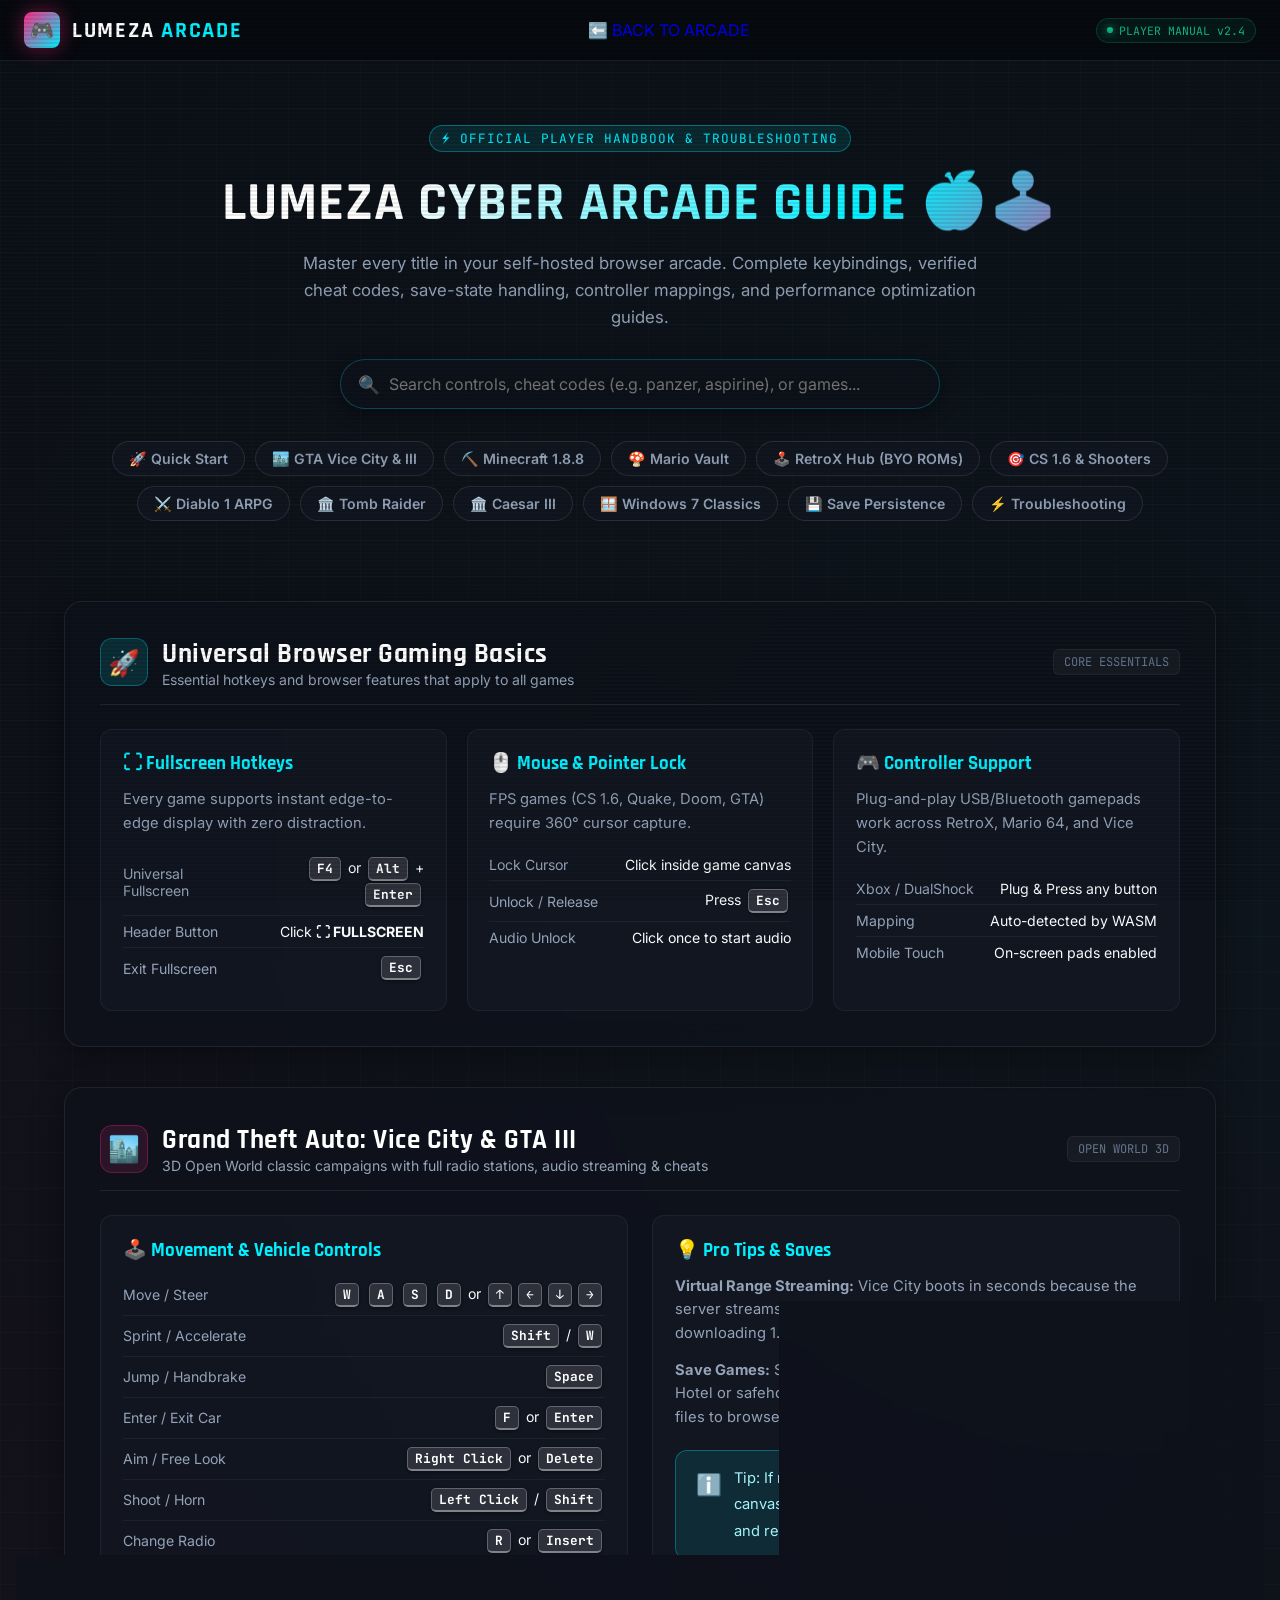
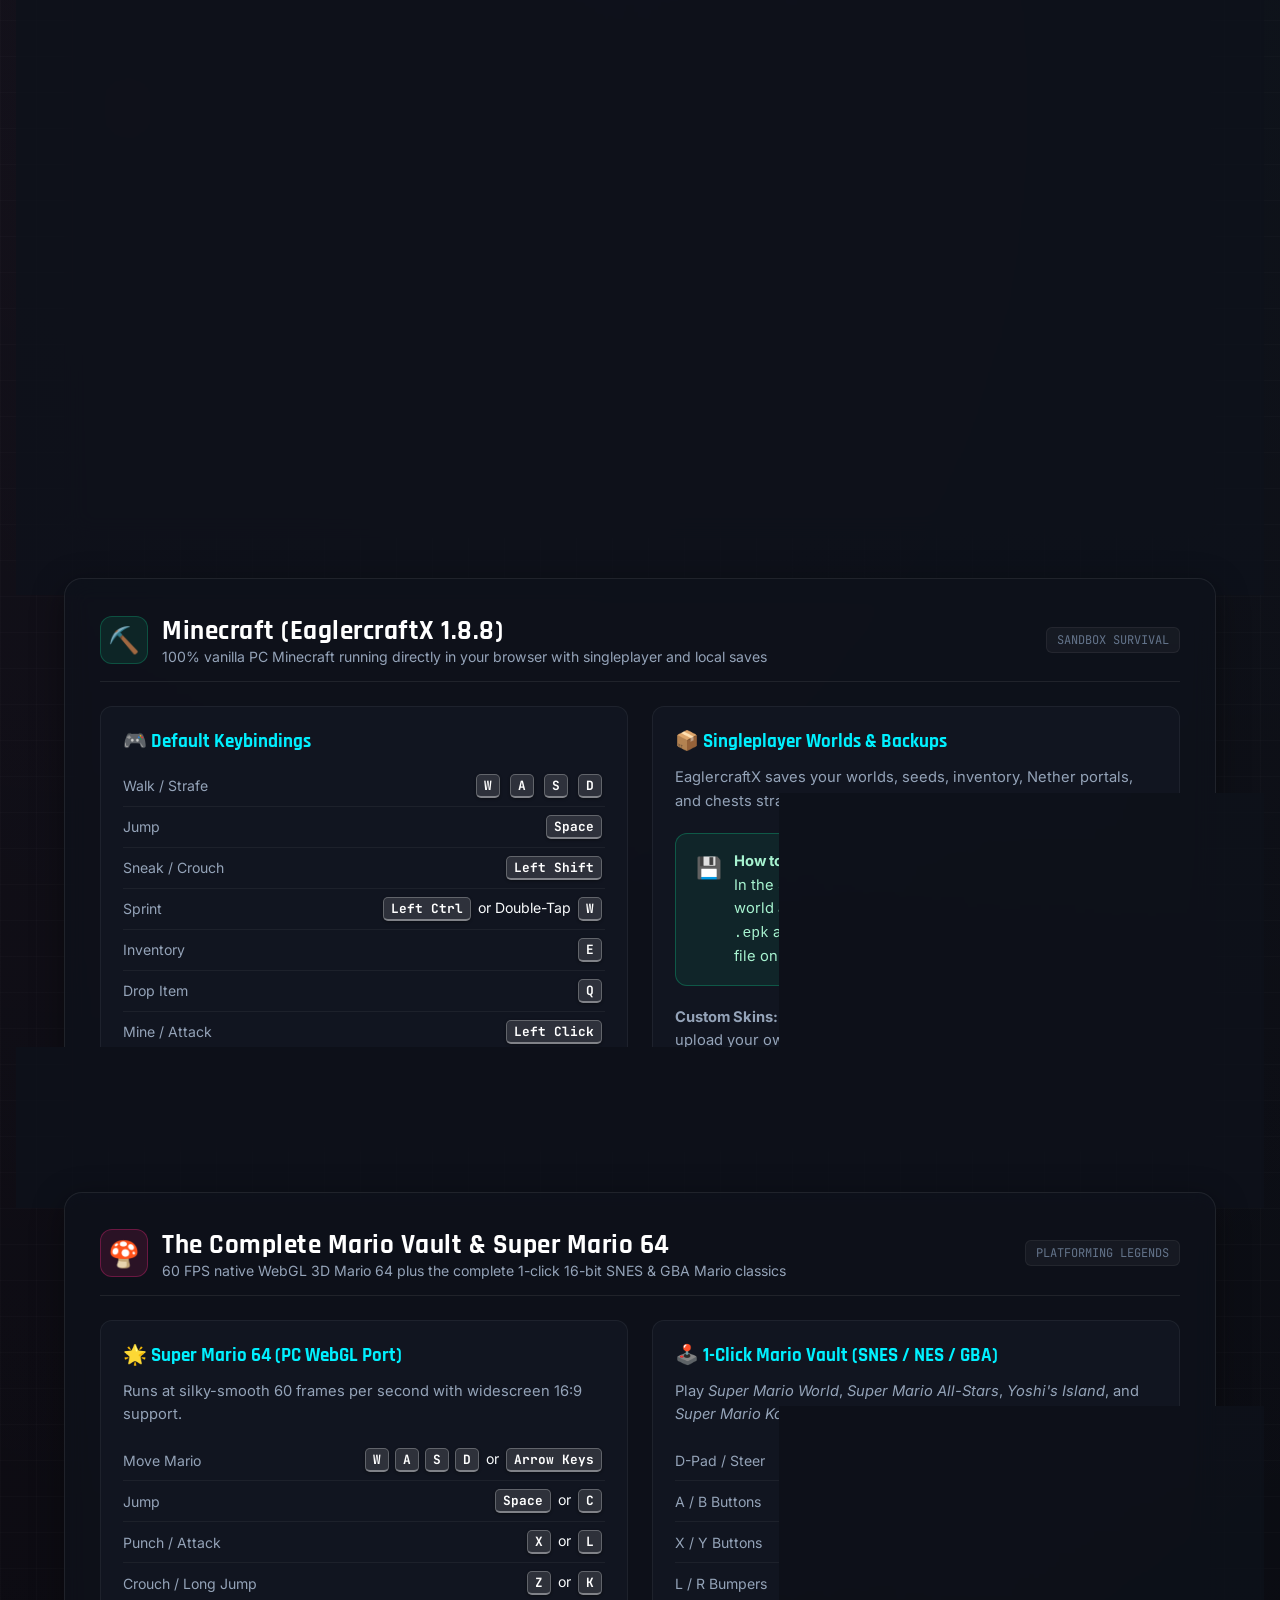
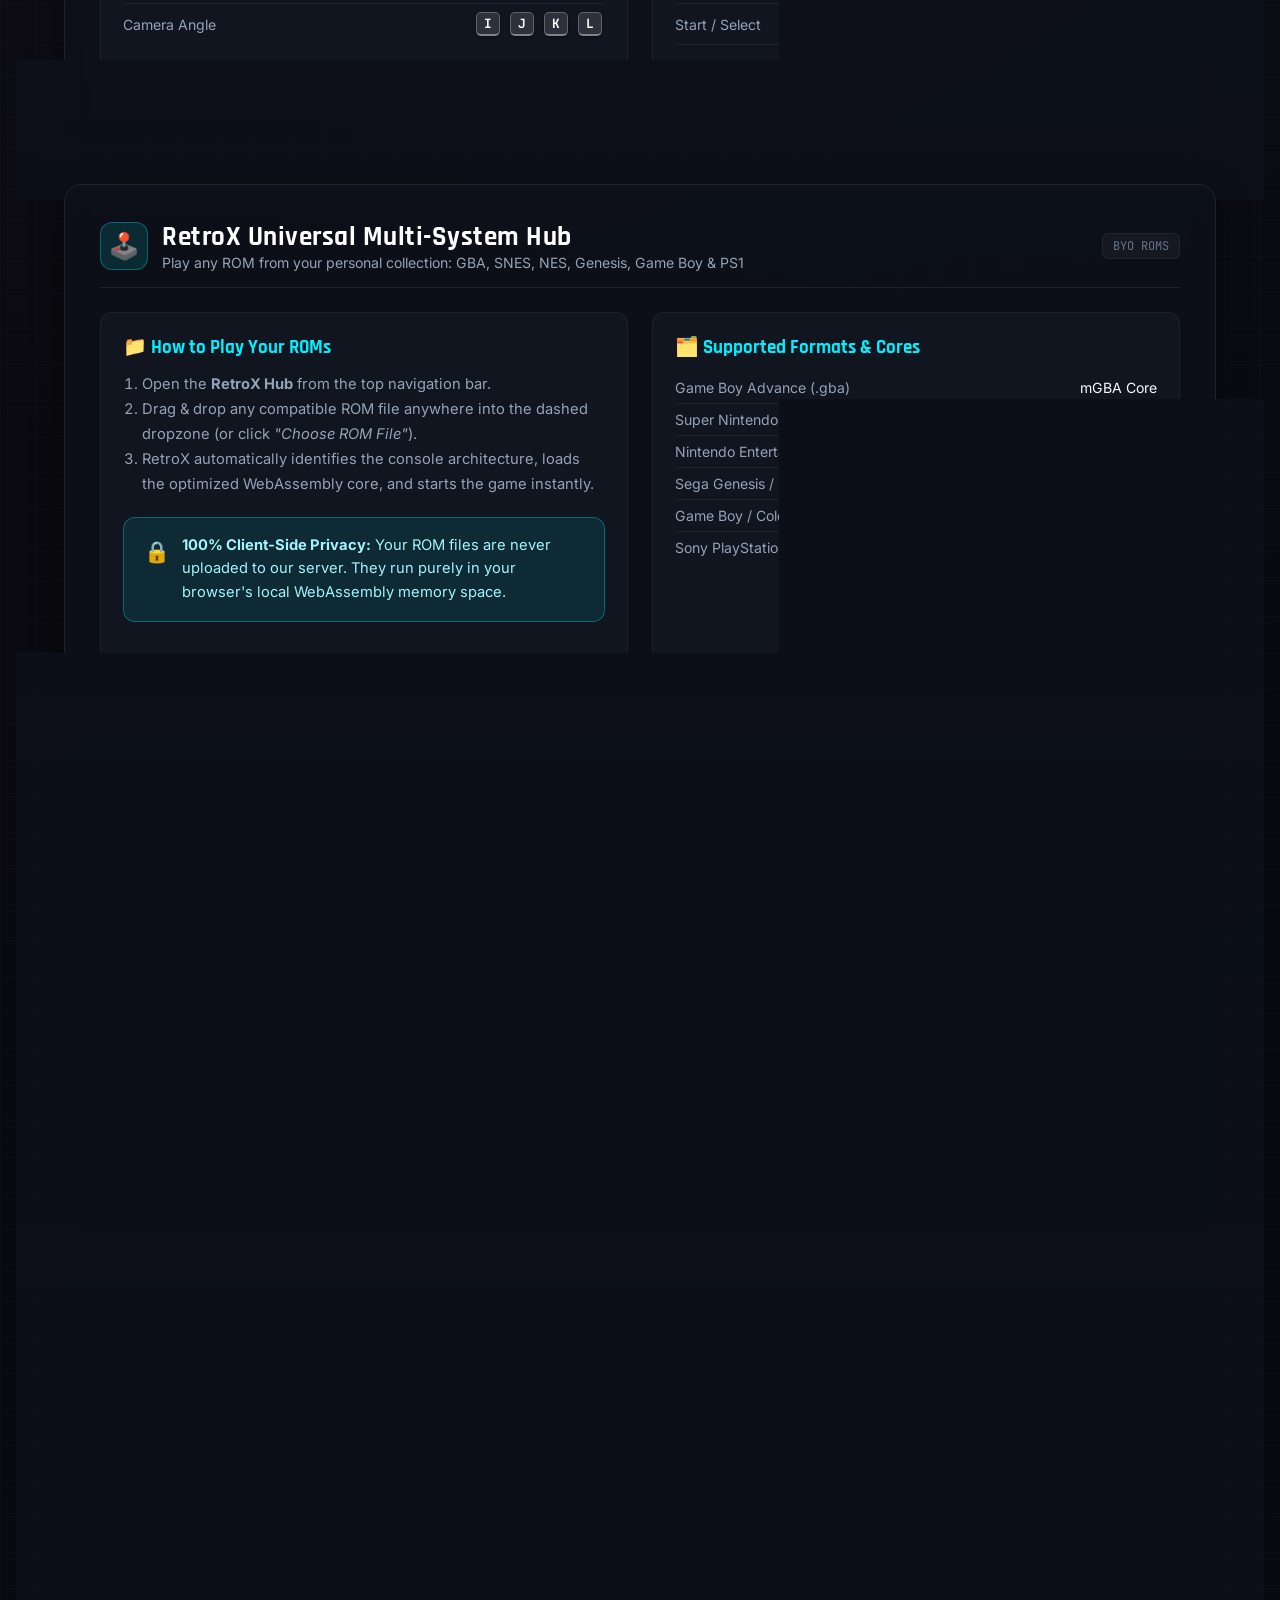
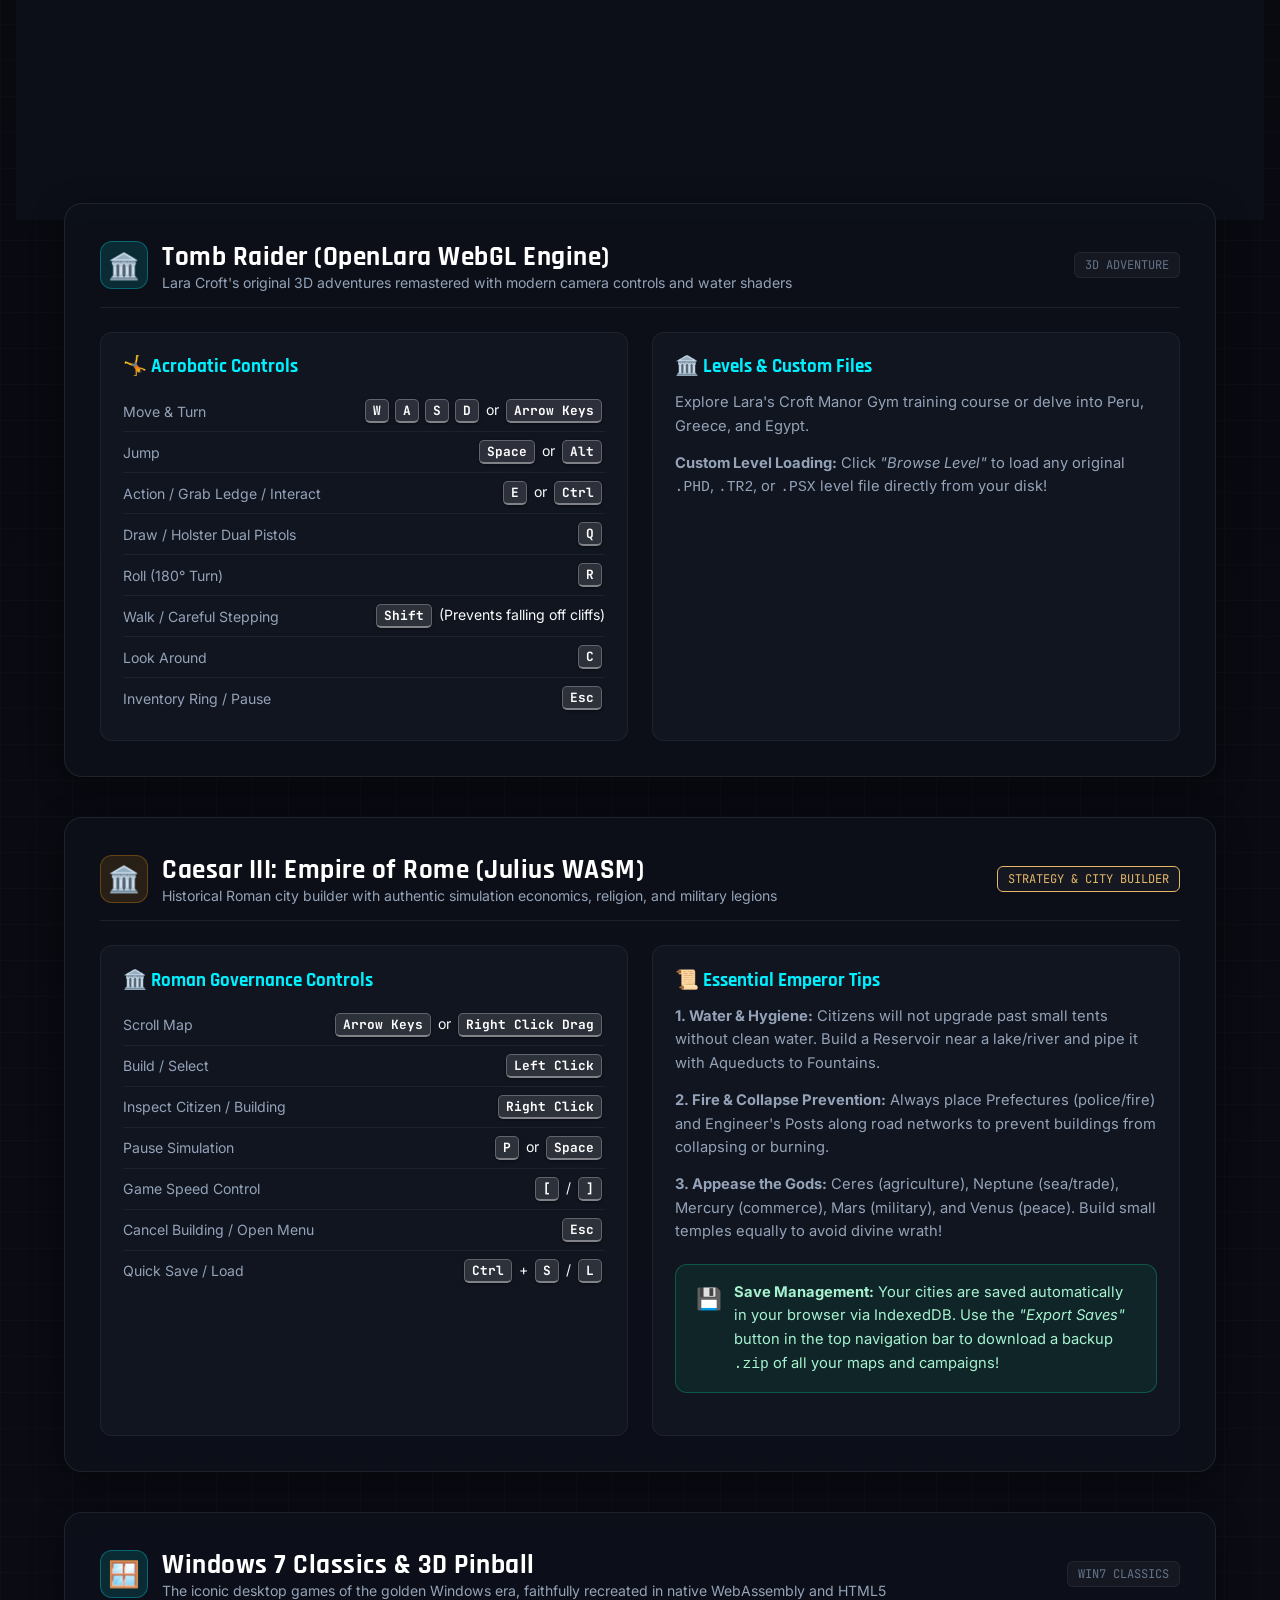
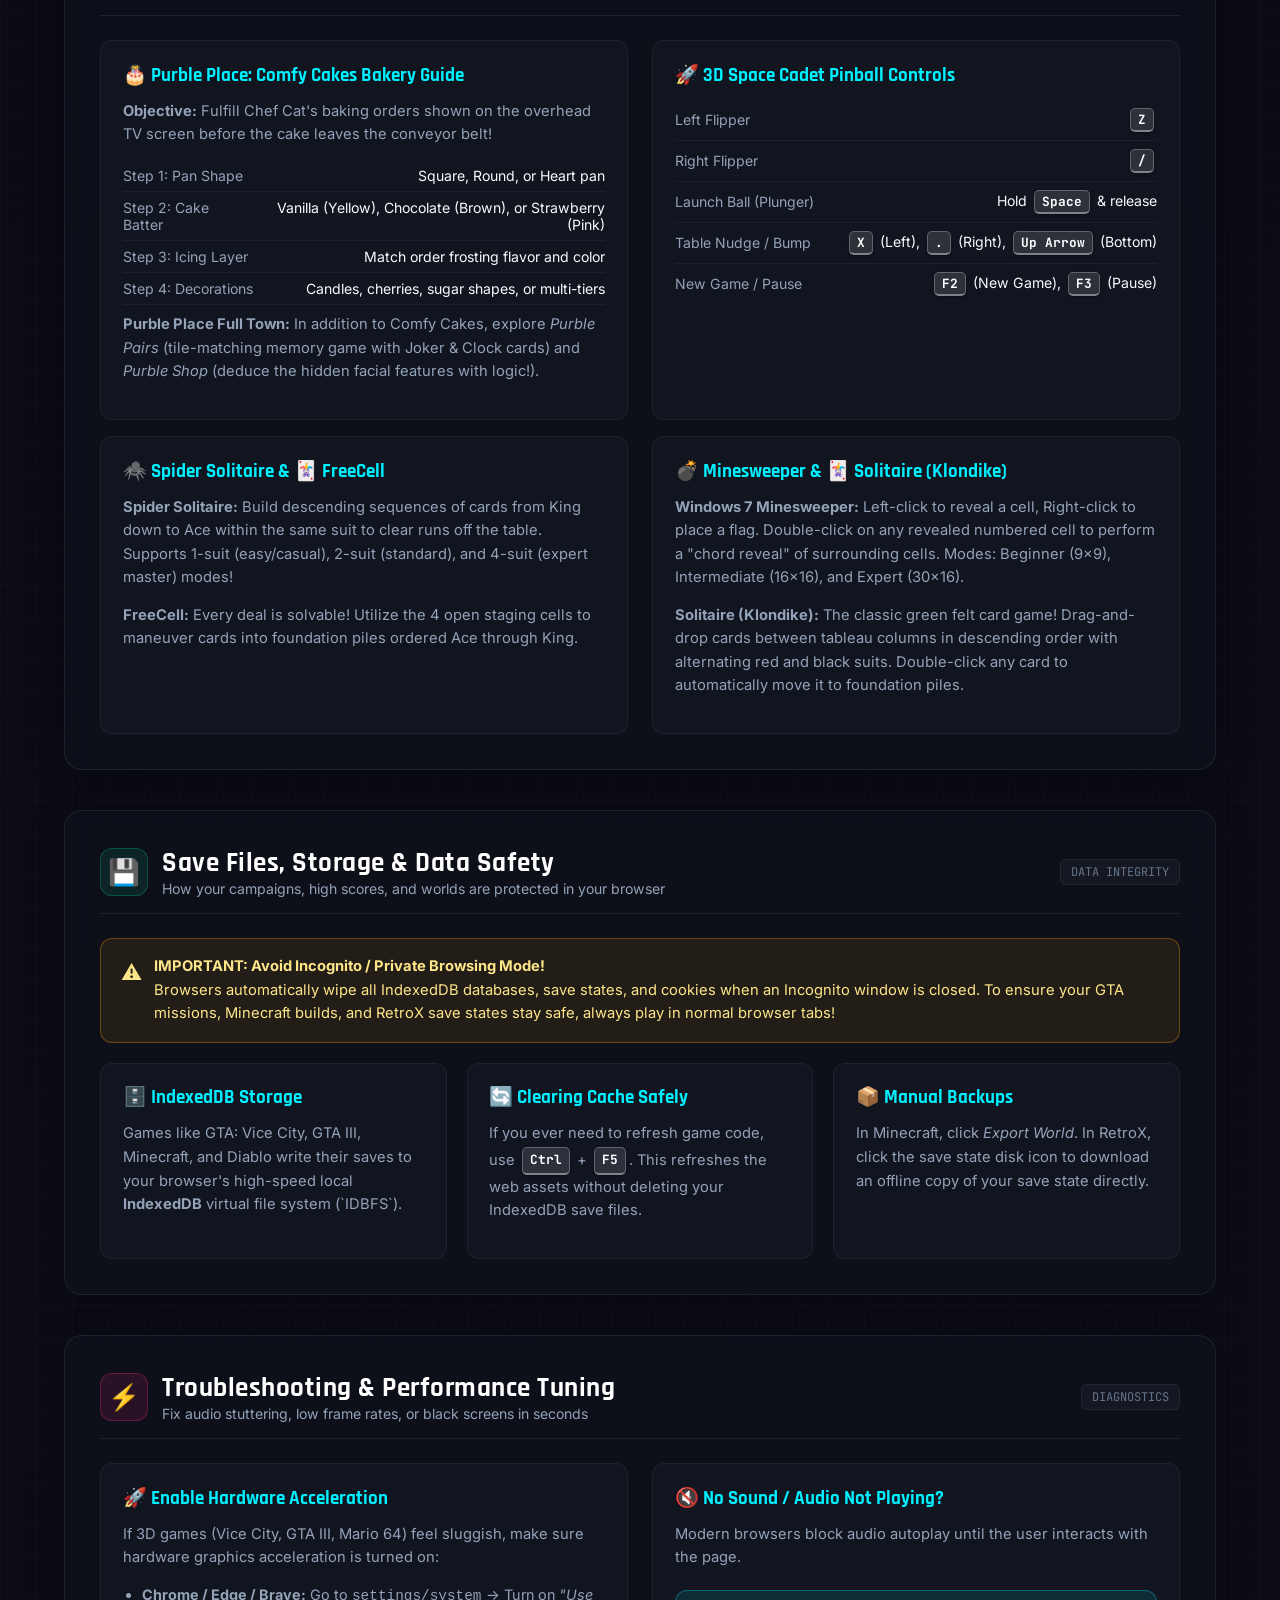
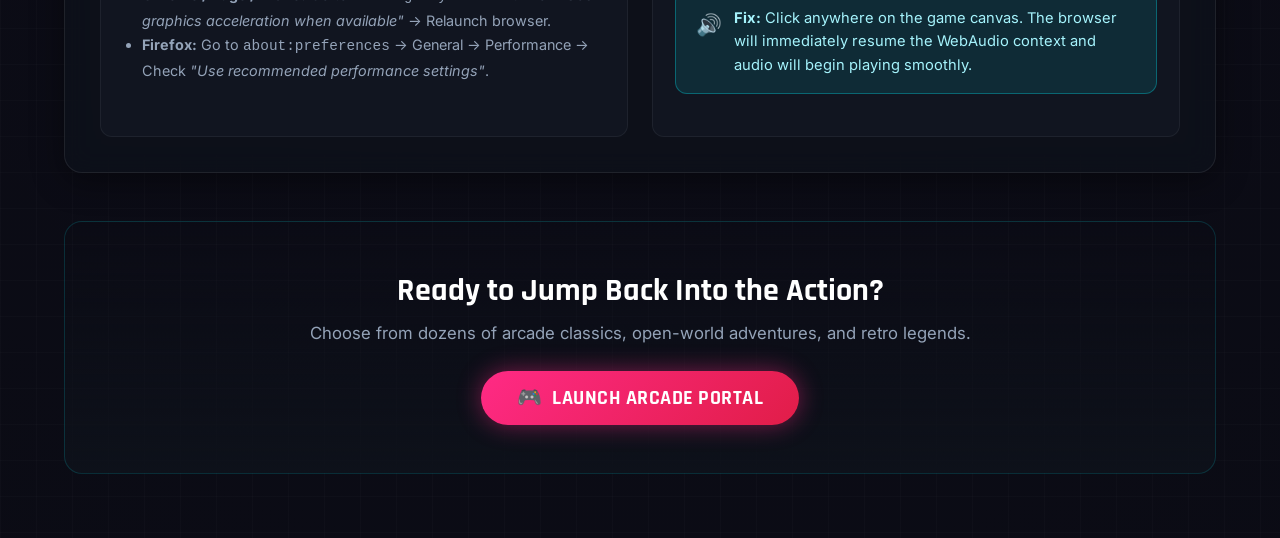
<file: portal/guide.html>
<!DOCTYPE html>
<html lang="en">
<head>
  <meta charset="UTF-8">
  <meta name="viewport" content="width=device-width, initial-scale=1.0">
  <title>Lumeza Arcade // Player Manual & Comprehensive Guide 📖🎮</title>
  <meta name="description" content="Official user guide, controls, cheat codes, save management, and performance troubleshooting for Lumeza Cyber Arcade.">
  <link rel="preconnect" href="https://fonts.googleapis.com">
  <link rel="preconnect" href="https://fonts.gstatic.com" crossorigin>
  <link href="https://fonts.googleapis.com/css2?family=Inter:wght@400;500;600;700&family=JetBrains+Mono:wght@400;500;700&family=Rajdhani:wght@600;700;800;900&display=swap" rel="stylesheet">
  <link rel="stylesheet" href="styles.css">
  <link rel="icon" href="data:image/svg+xml,<svg xmlns='http://www.w3.org/2000/svg' viewBox='0 0 100 100'><text y='.9em' font-size='90'>📖</text></svg>">
  <style>
    .guide-container {
      max-width: 1200px;
      margin: 0 auto;
      padding: 1.5rem 1.5rem 4rem 1.5rem;
    }

    .guide-header-hero {
      text-align: center;
      padding: 2.5rem 1rem 2rem 1rem;
      position: relative;
    }

    .guide-badge {
      display: inline-flex;
      align-items: center;
      gap: 6px;
      background: rgba(0, 240, 255, 0.1);
      border: 1px solid rgba(0, 240, 255, 0.35);
      color: var(--vc-cyan);
      font-family: var(--font-mono);
      font-size: 0.8rem;
      padding: 4px 12px;
      border-radius: 20px;
      margin-bottom: 1rem;
      letter-spacing: 1px;
    }

    .guide-title {
      font-family: var(--font-display);
      font-size: clamp(2.2rem, 5vw, 3.4rem);
      font-weight: 900;
      letter-spacing: 1px;
      text-transform: uppercase;
      margin-bottom: 0.75rem;
      background: linear-gradient(135deg, #ffffff 30%, var(--vc-cyan) 70%, var(--vc-pink) 100%);
      -webkit-background-clip: text;
      -webkit-text-fill-color: transparent;
    }

    .guide-subtitle {
      font-size: 1.05rem;
      color: var(--text-muted);
      max-width: 720px;
      margin: 0 auto 1.75rem auto;
      line-height: 1.6;
    }

    /* Guide Search & Filter */
    .guide-search-wrapper {
      max-width: 600px;
      margin: 0 auto 2rem auto;
      position: relative;
    }

    .guide-search-input {
      width: 100%;
      background: rgba(14, 18, 27, 0.9);
      border: 1px solid rgba(0, 240, 255, 0.25);
      border-radius: 30px;
      padding: 14px 22px 14px 48px;
      color: #fff;
      font-size: 1rem;
      font-family: var(--font-body);
      outline: none;
      transition: all 0.2s ease;
      box-shadow: 0 4px 20px rgba(0, 0, 0, 0.4);
    }

    .guide-search-input:focus {
      border-color: var(--vc-cyan);
      box-shadow: 0 0 25px rgba(0, 240, 255, 0.3);
    }

    .guide-search-icon {
      position: absolute;
      left: 18px;
      top: 50%;
      transform: translateY(-50%);
      font-size: 1.1rem;
      pointer-events: none;
      opacity: 0.6;
    }

    /* Fast Jump Navigation */
    .guide-nav-pills {
      display: flex;
      flex-wrap: wrap;
      gap: 10px;
      justify-content: center;
      margin-bottom: 3rem;
    }

    .guide-pill {
      background: rgba(18, 23, 34, 0.75);
      border: 1px solid rgba(255, 255, 255, 0.1);
      color: var(--text-muted);
      padding: 8px 16px;
      border-radius: 20px;
      font-size: 0.88rem;
      font-weight: 600;
      cursor: pointer;
      text-decoration: none;
      transition: all 0.2s ease;
      display: inline-flex;
      align-items: center;
      gap: 6px;
    }

    .guide-pill:hover {
      background: rgba(0, 240, 255, 0.15);
      border-color: var(--vc-cyan);
      color: #fff;
      transform: translateY(-2px);
      box-shadow: 0 4px 15px rgba(0, 240, 255, 0.2);
    }

    /* Section Cards */
    .guide-section {
      background: rgba(14, 18, 27, 0.75);
      border: 1px solid var(--border-subtle);
      border-radius: var(--radius-lg);
      padding: 2.2rem;
      margin-bottom: 2.5rem;
      backdrop-filter: blur(12px);
      box-shadow: 0 8px 32px rgba(0, 0, 0, 0.4);
      transition: border-color 0.2s;
    }

    .guide-section:hover {
      border-color: rgba(255, 255, 255, 0.18);
    }

    .guide-section-header {
      display: flex;
      align-items: center;
      gap: 14px;
      margin-bottom: 1.5rem;
      padding-bottom: 1rem;
      border-bottom: 1px solid rgba(255, 255, 255, 0.08);
    }

    .section-icon-badge {
      width: 48px;
      height: 48px;
      border-radius: 12px;
      background: rgba(255, 42, 133, 0.12);
      border: 1px solid rgba(255, 42, 133, 0.3);
      display: flex;
      align-items: center;
      justify-content: center;
      font-size: 1.6rem;
      flex-shrink: 0;
    }

    .section-icon-badge.cyan {
      background: rgba(0, 240, 255, 0.12);
      border-color: rgba(0, 240, 255, 0.3);
    }

    .section-icon-badge.amber {
      background: rgba(245, 158, 11, 0.12);
      border-color: rgba(245, 158, 11, 0.3);
    }

    .section-icon-badge.emerald {
      background: rgba(16, 185, 129, 0.12);
      border-color: rgba(16, 185, 129, 0.3);
    }

    .section-title {
      font-family: var(--font-display);
      font-size: 1.7rem;
      font-weight: 800;
      color: #fff;
      letter-spacing: 0.5px;
    }

    .section-tag {
      font-family: var(--font-mono);
      font-size: 0.75rem;
      color: var(--text-dim);
      margin-left: auto;
      background: rgba(255, 255, 255, 0.04);
      padding: 4px 10px;
      border-radius: 6px;
      border: 1px solid rgba(255, 255, 255, 0.06);
    }

    /* Grid Layouts inside sections */
    .guide-grid-2 {
      display: grid;
      grid-template-columns: repeat(auto-fit, minmax(320px, 1fr));
      gap: 1.5rem;
    }

    .guide-grid-3 {
      display: grid;
      grid-template-columns: repeat(auto-fit, minmax(260px, 1fr));
      gap: 1.25rem;
    }

    .guide-card-sub {
      background: rgba(20, 26, 38, 0.6);
      border: 1px solid rgba(255, 255, 255, 0.06);
      border-radius: var(--radius-md);
      padding: 1.35rem;
      transition: transform 0.2s, border-color 0.2s;
    }

    .guide-card-sub:hover {
      border-color: rgba(0, 240, 255, 0.25);
      transform: translateY(-2px);
    }

    .sub-card-title {
      font-family: var(--font-display);
      font-size: 1.2rem;
      font-weight: 700;
      color: var(--vc-cyan);
      margin-bottom: 0.75rem;
      display: flex;
      align-items: center;
      gap: 8px;
    }

    .sub-card-text {
      font-size: 0.92rem;
      color: var(--text-muted);
      line-height: 1.6;
      margin-bottom: 0.85rem;
    }

    /* Keybindings display */
    kbd {
      background: rgba(255, 255, 255, 0.12);
      border: 1px solid rgba(255, 255, 255, 0.25);
      border-bottom: 2px solid rgba(255, 255, 255, 0.4);
      border-radius: 5px;
      box-shadow: 0 1px 3px rgba(0, 0, 0, 0.4);
      color: #fff;
      display: inline-block;
      font-family: var(--font-mono);
      font-size: 0.8rem;
      font-weight: 700;
      padding: 2px 7px;
      margin: 1px 3px;
      vertical-align: middle;
      white-space: nowrap;
    }

    .control-row {
      display: flex;
      justify-content: space-between;
      align-items: center;
      padding: 7px 0;
      border-bottom: 1px solid rgba(255, 255, 255, 0.05);
      font-size: 0.88rem;
    }
    .control-row:last-child {
      border-bottom: none;
    }
    .control-label {
      color: var(--text-muted);
    }
    .control-keys {
      text-align: right;
    }

    /* Cheats Box */
    .cheat-box {
      background: rgba(10, 14, 22, 0.85);
      border: 1px solid rgba(255, 42, 133, 0.25);
      border-radius: var(--radius-md);
      padding: 1.2rem;
      margin-top: 1rem;
    }
    .cheat-header {
      font-family: var(--font-mono);
      font-size: 0.82rem;
      font-weight: 700;
      color: var(--vc-pink);
      text-transform: uppercase;
      letter-spacing: 1px;
      margin-bottom: 0.75rem;
      display: flex;
      justify-content: space-between;
      align-items: center;
    }
    .cheat-list {
      display: grid;
      grid-template-columns: repeat(auto-fill, minmax(240px, 1fr));
      gap: 8px;
    }
    .cheat-item {
      display: flex;
      justify-content: space-between;
      align-items: center;
      background: rgba(255, 255, 255, 0.03);
      padding: 6px 10px;
      border-radius: 6px;
      border: 1px solid rgba(255, 255, 255, 0.05);
      font-size: 0.85rem;
      cursor: pointer;
      transition: background 0.15s, border-color 0.15s;
    }
    .cheat-item:hover {
      background: rgba(255, 42, 133, 0.12);
      border-color: rgba(255, 42, 133, 0.4);
    }
    .cheat-code {
      font-family: var(--font-mono);
      font-weight: 700;
      color: #fff;
      letter-spacing: 0.5px;
    }
    .cheat-desc {
      color: var(--text-dim);
      font-size: 0.78rem;
    }

    /* Alert / Warning Callout */
    .guide-callout {
      border-radius: var(--radius-md);
      padding: 1rem 1.25rem;
      margin: 1.25rem 0;
      display: flex;
      gap: 12px;
      align-items: flex-start;
      font-size: 0.92rem;
      line-height: 1.6;
    }
    .guide-callout.warning {
      background: rgba(245, 158, 11, 0.1);
      border: 1px solid rgba(245, 158, 11, 0.35);
      color: #fde68a;
    }
    .guide-callout.info {
      background: rgba(0, 240, 255, 0.1);
      border: 1px solid rgba(0, 240, 255, 0.3);
      color: #a5f3fc;
    }
    .guide-callout.success {
      background: rgba(16, 185, 129, 0.1);
      border: 1px solid rgba(16, 185, 129, 0.35);
      color: #a7f3d0;
    }
    .callout-icon {
      font-size: 1.3rem;
      flex-shrink: 0;
      margin-top: 1px;
    }

    /* Bottom Action Bar */
    .guide-footer-cta {
      text-align: center;
      padding: 3rem 1rem;
      background: linear-gradient(180deg, transparent, rgba(14, 18, 27, 0.9));
      border-radius: var(--radius-lg);
      border: 1px solid rgba(0, 240, 255, 0.15);
      margin-top: 3rem;
    }

    .btn-arcade-jump {
      display: inline-flex;
      align-items: center;
      gap: 10px;
      background: linear-gradient(135deg, var(--vc-pink), #e11d48);
      color: #fff;
      font-family: var(--font-display);
      font-size: 1.25rem;
      font-weight: 800;
      padding: 14px 36px;
      border-radius: 30px;
      text-decoration: none;
      box-shadow: 0 0 25px var(--vc-pink-glow);
      transition: all 0.25s ease;
      letter-spacing: 0.5px;
    }
    .btn-arcade-jump:hover {
      transform: translateY(-3px) scale(1.02);
      box-shadow: 0 0 35px rgba(255, 42, 133, 0.7);
    }

    @media (max-width: 768px) {
      .guide-section {
        padding: 1.5rem 1rem;
      }
      .guide-grid-2, .guide-grid-3 {
        grid-template-columns: 1fr;
      }
    }
  </style>
</head>
<body>

  <!-- Top Header Navigation -->
  <header class="portal-header">
    <div class="header-container">
      <a href="index.html" class="portal-brand">
        <div class="brand-icon">🎮</div>
        <div class="brand-title">LUMEZA <span>ARCADE</span></div>
      </a>

      <!-- Direct Return Navigation -->
      <nav class="portal-nav">
        <a href="index.html" class="nav-filter active" style="text-decoration:none; display:inline-flex; align-items:center; gap:6px;">
          ⬅️ BACK TO ARCADE
        </a>
      </nav>

      <!-- Right Meta Status -->
      <div class="header-meta">
        <div class="meta-pill">
          <span class="pulse-dot"></span>
          <span>PLAYER MANUAL v2.4</span>
        </div>
      </div>
    </div>
  </header>

  <main class="guide-container">
    
    <!-- Hero Header -->
    <div class="guide-header-hero">
      <div class="guide-badge">⚡ OFFICIAL PLAYER HANDBOOK & TROUBLESHOOTING</div>
      <h1 class="guide-title">Lumeza Cyber Arcade Guide 🍎🕹️</h1>
      <p class="guide-subtitle">
        Master every title in your self-hosted browser arcade. Complete keybindings, verified cheat codes, save-state handling, controller mappings, and performance optimization guides.
      </p>

      <!-- Search Bar -->
      <div class="guide-search-wrapper">
        <span class="guide-search-icon">🔍</span>
        <input type="text" id="guideSearchInput" class="guide-search-input" placeholder="Search controls, cheat codes (e.g. panzer, aspirine), or games..." oninput="handleGuideSearch()">
      </div>

      <!-- Quick Navigation Jump Pills -->
      <div class="guide-nav-pills">
        <a href="#quickstart" class="guide-pill">🚀 Quick Start</a>
        <a href="#vicecity" class="guide-pill">🏙️ GTA Vice City & III</a>
        <a href="#minecraft" class="guide-pill">⛏️ Minecraft 1.8.8</a>
        <a href="#mario" class="guide-pill">🍄 Mario Vault</a>
        <a href="#retrox" class="guide-pill">🕹️ RetroX Hub (BYO ROMs)</a>
        <a href="#shooters" class="guide-pill">🎯 CS 1.6 & Shooters</a>
        <a href="#diablo" class="guide-pill">⚔️ Diablo 1 ARPG</a>
        <a href="#tombraider" class="guide-pill">🏛️ Tomb Raider</a>
        <a href="#caesar3" class="guide-pill">🏛️ Caesar III</a>
        <a href="#win7" class="guide-pill">🪟 Windows 7 Classics</a>
        <a href="#saves" class="guide-pill">💾 Save Persistence</a>
        <a href="#troubleshooting" class="guide-pill">⚡ Troubleshooting</a>
      </div>
    </div>

    <!-- Section 1: Quick Start & Universal Controls -->
    <section class="guide-section" id="quickstart">
      <div class="guide-section-header">
        <div class="section-icon-badge cyan">🚀</div>
        <div>
          <h2 class="section-title">Universal Browser Gaming Basics</h2>
          <div style="color:var(--text-muted); font-size:0.88rem;">Essential hotkeys and browser features that apply to all games</div>
        </div>
        <span class="section-tag">CORE ESSENTIALS</span>
      </div>

      <div class="guide-grid-3">
        <div class="guide-card-sub">
          <div class="sub-card-title">⛶ Fullscreen Hotkeys</div>
          <p class="sub-card-text">Every game supports instant edge-to-edge display with zero distraction.</p>
          <div class="control-row">
            <span class="control-label">Universal Fullscreen</span>
            <span class="control-keys"><kbd>F4</kbd> or <kbd>Alt</kbd> + <kbd>Enter</kbd></span>
          </div>
          <div class="control-row">
            <span class="control-label">Header Button</span>
            <span class="control-keys">Click <b>⛶ FULLSCREEN</b></span>
          </div>
          <div class="control-row">
            <span class="control-label">Exit Fullscreen</span>
            <span class="control-keys"><kbd>Esc</kbd></span>
          </div>
        </div>

        <div class="guide-card-sub">
          <div class="sub-card-title">🖱️ Mouse & Pointer Lock</div>
          <p class="sub-card-text">FPS games (CS 1.6, Quake, Doom, GTA) require 360° cursor capture.</p>
          <div class="control-row">
            <span class="control-label">Lock Cursor</span>
            <span class="control-keys">Click inside game canvas</span>
          </div>
          <div class="control-row">
            <span class="control-label">Unlock / Release</span>
            <span class="control-keys">Press <kbd>Esc</kbd></span>
          </div>
          <div class="control-row">
            <span class="control-label">Audio Unlock</span>
            <span class="control-keys">Click once to start audio</span>
          </div>
        </div>

        <div class="guide-card-sub">
          <div class="sub-card-title">🎮 Controller Support</div>
          <p class="sub-card-text">Plug-and-play USB/Bluetooth gamepads work across RetroX, Mario 64, and Vice City.</p>
          <div class="control-row">
            <span class="control-label">Xbox / DualShock</span>
            <span class="control-keys">Plug & Press any button</span>
          </div>
          <div class="control-row">
            <span class="control-label">Mapping</span>
            <span class="control-keys">Auto-detected by WASM</span>
          </div>
          <div class="control-row">
            <span class="control-label">Mobile Touch</span>
            <span class="control-keys">On-screen pads enabled</span>
          </div>
        </div>
      </div>
    </section>

    <!-- Section 2: GTA Vice City & GTA III -->
    <section class="guide-section" id="vicecity">
      <div class="guide-section-header">
        <div class="section-icon-badge">🏙️</div>
        <div>
          <h2 class="section-title">Grand Theft Auto: Vice City & GTA III</h2>
          <div style="color:var(--text-muted); font-size:0.88rem;">3D Open World classic campaigns with full radio stations, audio streaming & cheats</div>
        </div>
        <span class="section-tag">OPEN WORLD 3D</span>
      </div>

      <div class="guide-grid-2">
        <div class="guide-card-sub">
          <div class="sub-card-title">🕹️ Movement & Vehicle Controls</div>
          <div class="control-row">
            <span class="control-label">Move / Steer</span>
            <span class="control-keys"><kbd>W</kbd> <kbd>A</kbd> <kbd>S</kbd> <kbd>D</kbd> or <kbd>↑</kbd><kbd>←</kbd><kbd>↓</kbd><kbd>→</kbd></span>
          </div>
          <div class="control-row">
            <span class="control-label">Sprint / Accelerate</span>
            <span class="control-keys"><kbd>Shift</kbd> / <kbd>W</kbd></span>
          </div>
          <div class="control-row">
            <span class="control-label">Jump / Handbrake</span>
            <span class="control-keys"><kbd>Space</kbd></span>
          </div>
          <div class="control-row">
            <span class="control-label">Enter / Exit Car</span>
            <span class="control-keys"><kbd>F</kbd> or <kbd>Enter</kbd></span>
          </div>
          <div class="control-row">
            <span class="control-label">Aim / Free Look</span>
            <span class="control-keys"><kbd>Right Click</kbd> or <kbd>Delete</kbd></span>
          </div>
          <div class="control-row">
            <span class="control-label">Shoot / Horn</span>
            <span class="control-keys"><kbd>Left Click</kbd> / <kbd>Shift</kbd></span>
          </div>
          <div class="control-row">
            <span class="control-label">Change Radio</span>
            <span class="control-keys"><kbd>R</kbd> or <kbd>Insert</kbd></span>
          </div>
        </div>

        <div class="guide-card-sub">
          <div class="sub-card-title">💡 Pro Tips & Saves</div>
          <p class="sub-card-text">
            <strong>Virtual Range Streaming:</strong> Vice City boots in seconds because the server streams 64KB audio/texture chunks on-demand instead of downloading 1.4GB all at once!
          </p>
          <p class="sub-card-text">
            <strong>Save Games:</strong> Save Tommy Vercetti's progress at the Ocean View Hotel or safehouses. The game automatically synchronizes save files to browser IndexedDB (`reVCDOS_saves`).
          </p>
          <div class="guide-callout info" style="margin-bottom:0;">
            <span class="callout-icon">ℹ️</span>
            <div>Tip: If mouse aiming feels restricted, click into the canvas to engage <strong>Pointer Lock</strong>. Press <kbd>Esc</kbd> to pause and regain your desktop cursor.</div>
          </div>
        </div>
      </div>

      <!-- Vice City Cheats -->
      <div class="cheat-box">
        <div class="cheat-header">
          <span>⚡ Vice City Keyboard Cheats (Type in real-time during gameplay)</span>
          <span style="color:var(--text-dim); font-size:0.75rem;">Click code to copy</span>
        </div>
        <div class="cheat-list">
          <div class="cheat-item" onclick="copyCheat('ASPIRINE')">
            <span class="cheat-code">ASPIRINE</span>
            <span class="cheat-desc">100% Health</span>
          </div>
          <div class="cheat-item" onclick="copyCheat('PRECIOUSPROTECTION')">
            <span class="cheat-code">PRECIOUSPROTECTION</span>
            <span class="cheat-desc">100% Armor</span>
          </div>
          <div class="cheat-item" onclick="copyCheat('PANZER')">
            <span class="cheat-code">PANZER</span>
            <span class="cheat-desc">Spawn Rhino Tank</span>
          </div>
          <div class="cheat-item" onclick="copyCheat('NUTTERTOOLS')">
            <span class="cheat-code">NUTTERTOOLS</span>
            <span class="cheat-desc">Heavy Weapons Set</span>
          </div>
          <div class="cheat-item" onclick="copyCheat('THUGSTOOLS')">
            <span class="cheat-code">THUGSTOOLS</span>
            <span class="cheat-desc">Basic Weapons Set</span>
          </div>
          <div class="cheat-item" onclick="copyCheat('PROFESSIONALTOOLS')">
            <span class="cheat-code">PROFESSIONALTOOLS</span>
            <span class="cheat-desc">Medium Weapons Set</span>
          </div>
          <div class="cheat-item" onclick="copyCheat('LEAVEMEALONE')">
            <span class="cheat-code">LEAVEMEALONE</span>
            <span class="cheat-desc">0 Wanted Stars</span>
          </div>
          <div class="cheat-item" onclick="copyCheat('YOUWONTTAKEMEALIVE')">
            <span class="cheat-code">YOUWONTTAKEMEALIVE</span>
            <span class="cheat-desc">+2 Wanted Stars</span>
          </div>
          <div class="cheat-item" onclick="copyCheat('SEAWAYS')">
            <span class="cheat-code">SEAWAYS</span>
            <span class="cheat-desc">Cars Drive on Water</span>
          </div>
          <div class="cheat-item" onclick="copyCheat('BIGBANG')">
            <span class="cheat-code">BIGBANG</span>
            <span class="cheat-desc">Blow Up All Nearby Cars</span>
          </div>
          <div class="cheat-item" onclick="copyCheat('COMEFLYWITHME')">
            <span class="cheat-code">COMEFLYWITHME</span>
            <span class="cheat-desc">Cars Can Fly</span>
          </div>
          <div class="cheat-item" onclick="copyCheat('ONSPEED')">
            <span class="cheat-code">ONSPEED</span>
            <span class="cheat-desc">Fast Motion</span>
          </div>
        </div>
      </div>

      <!-- GTA III Cheats -->
      <div class="cheat-box" style="margin-top: 1.5rem; border-color: rgba(0, 240, 255, 0.3);">
        <div class="cheat-header" style="background: rgba(0, 240, 255, 0.08); border-bottom: 1px solid rgba(0, 240, 255, 0.2);">
          <span style="color: var(--vc-cyan);">⚡ Grand Theft Auto III PC Keyboard Cheats (Type in real-time)</span>
          <span style="color:var(--text-dim); font-size:0.75rem;">Click code to copy</span>
        </div>
        <div class="cheat-list">
          <div class="cheat-item" onclick="copyCheat('GUNSGUNSGUNS')">
            <span class="cheat-code">GUNSGUNSGUNS</span>
            <span class="cheat-desc">All Weapons + Full Ammo</span>
          </div>
          <div class="cheat-item" onclick="copyCheat('GESUNDHEIT')">
            <span class="cheat-code">GESUNDHEIT</span>
            <span class="cheat-desc">100% Full Health</span>
          </div>
          <div class="cheat-item" onclick="copyCheat('TURTOISE')">
            <span class="cheat-code">TURTOISE</span>
            <span class="cheat-desc">100% Full Armor</span>
          </div>
          <div class="cheat-item" onclick="copyCheat('IFIWEREARICHMAN')">
            <span class="cheat-code">IFIWEREARICHMAN</span>
            <span class="cheat-desc">+$250,000 Cash</span>
          </div>
          <div class="cheat-item" onclick="copyCheat('GIVEUSATANK')">
            <span class="cheat-code">GIVEUSATANK</span>
            <span class="cheat-desc">Spawn Rhino Tank</span>
          </div>
          <div class="cheat-item" onclick="copyCheat('NOPOLICEPLEASE')">
            <span class="cheat-code">NOPOLICEPLEASE</span>
            <span class="cheat-desc">Clear Wanted Level (0 Stars)</span>
          </div>
          <div class="cheat-item" onclick="copyCheat('MOREPOLICEPLEASE')">
            <span class="cheat-code">MOREPOLICEPLEASE</span>
            <span class="cheat-desc">Increase Wanted Level (+2 Stars)</span>
          </div>
          <div class="cheat-item" onclick="copyCheat('BANGBANGBANG')">
            <span class="cheat-code">BANGBANGBANG</span>
            <span class="cheat-desc">Destroy All Nearby Cars</span>
          </div>
          <div class="cheat-item" onclick="copyCheat('CHITTYCHITTYBB')">
            <span class="cheat-code">CHITTYCHITTYBB</span>
            <span class="cheat-desc">Flying Cars (Dodo Physics)</span>
          </div>
          <div class="cheat-item" onclick="copyCheat('CORNERSLIKEMAD')">
            <span class="cheat-code">CORNERSLIKEMAD</span>
            <span class="cheat-desc">Super Vehicle Handling</span>
          </div>
          <div class="cheat-item" onclick="copyCheat('SKINCANCERFORME')">
            <span class="cheat-code">SKINCANCERFORME</span>
            <span class="cheat-desc">Sunny Clear Weather</span>
          </div>
          <div class="cheat-item" onclick="copyCheat('ILIKESCOTLAND')">
            <span class="cheat-code">ILIKESCOTLAND</span>
            <span class="cheat-desc">Foggy Weather</span>
          </div>
          <div class="cheat-item" onclick="copyCheat('TIMEFLIESWHENYOU')">
            <span class="cheat-code">TIMEFLIESWHENYOU</span>
            <span class="cheat-desc">Fast Motion Gameplay</span>
          </div>
          <div class="cheat-item" onclick="copyCheat('BOOOOORING')">
            <span class="cheat-code">BOOOOORING</span>
            <span class="cheat-desc">Slow Motion Matrix Mode</span>
          </div>
        </div>
      </div>
    </section>

    <!-- Section 3: Minecraft 1.8.8 -->
    <section class="guide-section" id="minecraft">
      <div class="guide-section-header">
        <div class="section-icon-badge emerald">⛏️</div>
        <div>
          <h2 class="section-title">Minecraft (EaglercraftX 1.8.8)</h2>
          <div style="color:var(--text-muted); font-size:0.88rem;">100% vanilla PC Minecraft running directly in your browser with singleplayer and local saves</div>
        </div>
        <span class="section-tag">SANDBOX SURVIVAL</span>
      </div>

      <div class="guide-grid-2">
        <div class="guide-card-sub">
          <div class="sub-card-title">🎮 Default Keybindings</div>
          <div class="control-row">
            <span class="control-label">Walk / Strafe</span>
            <span class="control-keys"><kbd>W</kbd> <kbd>A</kbd> <kbd>S</kbd> <kbd>D</kbd></span>
          </div>
          <div class="control-row">
            <span class="control-label">Jump</span>
            <span class="control-keys"><kbd>Space</kbd></span>
          </div>
          <div class="control-row">
            <span class="control-label">Sneak / Crouch</span>
            <span class="control-keys"><kbd>Left Shift</kbd></span>
          </div>
          <div class="control-row">
            <span class="control-label">Sprint</span>
            <span class="control-keys"><kbd>Left Ctrl</kbd> or Double-Tap <kbd>W</kbd></span>
          </div>
          <div class="control-row">
            <span class="control-label">Inventory</span>
            <span class="control-keys"><kbd>E</kbd></span>
          </div>
          <div class="control-row">
            <span class="control-label">Drop Item</span>
            <span class="control-keys"><kbd>Q</kbd></span>
          </div>
          <div class="control-row">
            <span class="control-label">Mine / Attack</span>
            <span class="control-keys"><kbd>Left Click</kbd></span>
          </div>
          <div class="control-row">
            <span class="control-label">Place Block / Use</span>
            <span class="control-keys"><kbd>Right Click</kbd></span>
          </div>
        </div>

        <div class="guide-card-sub">
          <div class="sub-card-title">📦 Singleplayer Worlds & Backups</div>
          <p class="sub-card-text">
            EaglercraftX saves your worlds, seeds, inventory, Nether portals, and chests straight into your browser's <strong>IndexedDB</strong> database.
          </p>
          <div class="guide-callout success">
            <span class="callout-icon">💾</span>
            <div>
              <strong>How to Backup / Export Worlds:</strong><br>
              In the Singleplayer World Selection screen, click on your world and choose <strong>"Export World"</strong>. This downloads an <code>.epk</code> archive to your computer. You can re-import this file on any machine or browser!
            </div>
          </div>
          <p class="sub-card-text">
            <strong>Custom Skins:</strong> Go to <em>Options → Eaglercraft Settings → Edit Profile</em> to upload your own custom PNG skin texture!
          </p>
        </div>
      </div>
    </section>

    <!-- Section 4: Mario Collection & Mario 64 -->
    <section class="guide-section" id="mario">
      <div class="guide-section-header">
        <div class="section-icon-badge">🍄</div>
        <div>
          <h2 class="section-title">The Complete Mario Vault & Super Mario 64</h2>
          <div style="color:var(--text-muted); font-size:0.88rem;">60 FPS native WebGL 3D Mario 64 plus the complete 1-click 16-bit SNES & GBA Mario classics</div>
        </div>
        <span class="section-tag">PLATFORMING LEGENDS</span>
      </div>

      <div class="guide-grid-2">
        <div class="guide-card-sub">
          <div class="sub-card-title">🌟 Super Mario 64 (PC WebGL Port)</div>
          <p class="sub-card-text">Runs at silky-smooth 60 frames per second with widescreen 16:9 support.</p>
          <div class="control-row">
            <span class="control-label">Move Mario</span>
            <span class="control-keys"><kbd>W</kbd><kbd>A</kbd><kbd>S</kbd><kbd>D</kbd> or <kbd>Arrow Keys</kbd></span>
          </div>
          <div class="control-row">
            <span class="control-label">Jump</span>
            <span class="control-keys"><kbd>Space</kbd> or <kbd>C</kbd></span>
          </div>
          <div class="control-row">
            <span class="control-label">Punch / Attack</span>
            <span class="control-keys"><kbd>X</kbd> or <kbd>L</kbd></span>
          </div>
          <div class="control-row">
            <span class="control-label">Crouch / Long Jump</span>
            <span class="control-keys"><kbd>Z</kbd> or <kbd>K</kbd></span>
          </div>
          <div class="control-row">
            <span class="control-label">Camera Angle</span>
            <span class="control-keys"><kbd>I</kbd> <kbd>J</kbd> <kbd>K</kbd> <kbd>L</kbd></span>
          </div>
        </div>

        <div class="guide-card-sub">
          <div class="sub-card-title">🕹️ 1-Click Mario Vault (SNES / NES / GBA)</div>
          <p class="sub-card-text">
            Play <em>Super Mario World</em>, <em>Super Mario All-Stars</em>, <em>Yoshi's Island</em>, and <em>Super Mario Kart</em> with zero setup.
          </p>
          <div class="control-row">
            <span class="control-label">D-Pad / Steer</span>
            <span class="control-keys"><kbd>Arrow Keys</kbd></span>
          </div>
          <div class="control-row">
            <span class="control-label">A / B Buttons</span>
            <span class="control-keys"><kbd>X</kbd> / <kbd>Z</kbd></span>
          </div>
          <div class="control-row">
            <span class="control-label">X / Y Buttons</span>
            <span class="control-keys"><kbd>S</kbd> / <kbd>A</kbd></span>
          </div>
          <div class="control-row">
            <span class="control-label">L / R Bumpers</span>
            <span class="control-keys"><kbd>Q</kbd> / <kbd>W</kbd></span>
          </div>
          <div class="control-row">
            <span class="control-label">Start / Select</span>
            <span class="control-keys"><kbd>Enter</kbd> / <kbd>Shift</kbd></span>
          </div>
          <div class="control-row">
            <span class="control-label">Quick Save / Load</span>
            <span class="control-keys"><kbd>Shift</kbd>+<kbd>F2</kbd> (Save) / <kbd>F2</kbd> (Load)</span>
          </div>
        </div>
      </div>
    </section>

    <!-- Section 5: RetroX Universal Hub -->
    <section class="guide-section" id="retrox">
      <div class="guide-section-header">
        <div class="section-icon-badge cyan">🕹️</div>
        <div>
          <h2 class="section-title">RetroX Universal Multi-System Hub</h2>
          <div style="color:var(--text-muted); font-size:0.88rem;">Play any ROM from your personal collection: GBA, SNES, NES, Genesis, Game Boy & PS1</div>
        </div>
        <span class="section-tag">BYO ROMS</span>
      </div>

      <div class="guide-grid-2">
        <div class="guide-card-sub">
          <div class="sub-card-title">📁 How to Play Your ROMs</div>
          <ol style="color:var(--text-muted); font-size:0.92rem; line-height:1.7; padding-left:1.2rem; margin-bottom:1rem;">
            <li>Open the <strong>RetroX Hub</strong> from the top navigation bar.</li>
            <li>Drag & drop any compatible ROM file anywhere into the dashed dropzone (or click <em>"Choose ROM File"</em>).</li>
            <li>RetroX automatically identifies the console architecture, loads the optimized WebAssembly core, and starts the game instantly.</li>
          </ol>
          <div class="guide-callout info">
            <span class="callout-icon">🔒</span>
            <div><strong>100% Client-Side Privacy:</strong> Your ROM files are never uploaded to our server. They run purely in your browser's local WebAssembly memory space.</div>
          </div>
        </div>

        <div class="guide-card-sub">
          <div class="sub-card-title">🗂️ Supported Formats & Cores</div>
          <div class="control-row">
            <span class="control-label">Game Boy Advance (.gba)</span>
            <span class="control-keys">mGBA Core</span>
          </div>
          <div class="control-row">
            <span class="control-label">Super Nintendo (.sfc, .smc)</span>
            <span class="control-keys">Snes9x Core</span>
          </div>
          <div class="control-row">
            <span class="control-label">Nintendo Entertainment (.nes)</span>
            <span class="control-keys">FCEUmm Core</span>
          </div>
          <div class="control-row">
            <span class="control-label">Sega Genesis / MegaDrive (.md, .bin)</span>
            <span class="control-keys">Genesis Plus GX</span>
          </div>
          <div class="control-row">
            <span class="control-label">Game Boy / Color (.gb, .gbc)</span>
            <span class="control-keys">Gambatte Core</span>
          </div>
          <div class="control-row">
            <span class="control-label">Sony PlayStation 1 (.bin, .cue)</span>
            <span class="control-keys">Beetle PSX Core</span>
          </div>
        </div>
      </div>
    </section>

    <!-- Section 6: CS 1.6 & Classic Shooters -->
    <section class="guide-section" id="shooters">
      <div class="guide-section-header">
        <div class="section-icon-badge amber">🎯</div>
        <div>
          <h2 class="section-title">Counter-Strike 1.6, Quake & Doom</h2>
          <div style="color:var(--text-muted); font-size:0.88rem;">Legendary PC first-person shooters running on native WebAssembly GoldSrc & id Tech engines</div>
        </div>
        <span class="section-tag">TACTICAL & ARENA FPS</span>
      </div>

      <div class="guide-grid-3">
        <div class="guide-card-sub">
          <div class="sub-card-title">🎯 Counter-Strike 1.6</div>
          <div class="control-row">
            <span class="control-label">Move / Strafe</span>
            <span class="control-keys"><kbd>W</kbd><kbd>A</kbd><kbd>S</kbd><kbd>D</kbd></span>
          </div>
          <div class="control-row">
            <span class="control-label">Aim / Shoot</span>
            <span class="control-keys"><kbd>Mouse</kbd> / <kbd>Left Click</kbd></span>
          </div>
          <div class="control-row">
            <span class="control-label">Buy Menu</span>
            <span class="control-keys"><kbd>B</kbd></span>
          </div>
          <div class="control-row">
            <span class="control-label">Reload / Use</span>
            <span class="control-keys"><kbd>R</kbd> / <kbd>E</kbd></span>
          </div>
          <div class="control-row">
            <span class="control-label">Duck / Jump</span>
            <span class="control-keys"><kbd>Ctrl</kbd> / <kbd>Space</kbd></span>
          </div>
          <div class="control-row">
            <span class="control-label">Scoreboard / Console</span>
            <span class="control-keys"><kbd>Tab</kbd> / <kbd>~</kbd></span>
          </div>
        </div>

        <div class="guide-card-sub">
          <div class="sub-card-title">💥 Quake III Arena & Quake 1</div>
          <div class="control-row">
            <span class="control-label">Strafe Jump</span>
            <span class="control-keys"><kbd>Space</kbd> + <kbd>A</kbd>/<kbd>D</kbd></span>
          </div>
          <div class="control-row">
            <span class="control-label">Rocket / Railgun</span>
            <span class="control-keys"><kbd>1</kbd> - <kbd>9</kbd></span>
          </div>
          <div class="control-row">
            <span class="control-label">Zoom View</span>
            <span class="control-keys"><kbd>Right Click</kbd></span>
          </div>
          <div class="control-row">
            <span class="control-label">Console</span>
            <span class="control-keys"><kbd>~</kbd></span>
          </div>
          <div class="control-row">
            <span class="control-label">Scores</span>
            <span class="control-keys"><kbd>Tab</kbd></span>
          </div>
        </div>

        <div class="guide-card-sub">
          <div class="sub-card-title">💀 Doom (1993) & Cheats</div>
          <p class="sub-card-text">Classic id Software shareware wad with sound & music.</p>
          <div class="control-row">
            <span class="control-label">Shoot / Open Door</span>
            <span class="control-keys"><kbd>Ctrl</kbd> / <kbd>Space</kbd></span>
          </div>
          <div class="control-row">
            <span class="control-label">Invulnerability</span>
            <span class="control-keys">Type <kbd>IDDQD</kbd></span>
          </div>
          <div class="control-row">
            <span class="control-label">All Weapons & Keys</span>
            <span class="control-keys">Type <kbd>IDKFA</kbd></span>
          </div>
          <div class="control-row">
            <span class="control-label">No Clipping</span>
            <span class="control-keys">Type <kbd>IDCLIP</kbd></span>
          </div>
        </div>
      </div>
    </section>

    <!-- Section 7: Diablo 1 Action RPG -->
    <section class="guide-section" id="diablo">
      <div class="guide-section-header">
        <div class="section-icon-badge">⚔️</div>
        <div>
          <h2 class="section-title">Diablo 1 + Hellfire (DevilutionX Web)</h2>
          <div style="color:var(--text-muted); font-size:0.88rem;">Crawl through the cathedral down to the pits of Hell with Warrior, Rogue, or Sorcerer</div>
        </div>
        <span class="section-tag">ACTION RPG</span>
      </div>

      <div class="guide-grid-2">
        <div class="guide-card-sub">
          <div class="sub-card-title">🛡️ Controls & Interface</div>
          <div class="control-row">
            <span class="control-label">Move & Attack</span>
            <span class="control-keys"><kbd>Left Click</kbd></span>
          </div>
          <div class="control-row">
            <span class="control-label">Stand Still & Attack</span>
            <span class="control-keys"><kbd>Shift</kbd> + <kbd>Left Click</kbd></span>
          </div>
          <div class="control-row">
            <span class="control-label">Cast Selected Spell</span>
            <span class="control-keys"><kbd>Right Click</kbd></span>
          </div>
          <div class="control-row">
            <span class="control-label">Character / Inventory</span>
            <span class="control-keys"><kbd>C</kbd> / <kbd>I</kbd></span>
          </div>
          <div class="control-row">
            <span class="control-label">Quest Log / Spellbook</span>
            <span class="control-keys"><kbd>Q</kbd> / <kbd>S</kbd></span>
          </div>
          <div class="control-row">
            <span class="control-label">Potion Belt Slots</span>
            <span class="control-keys"><kbd>1</kbd> through <kbd>8</kbd></span>
          </div>
        </div>

        <div class="guide-card-sub">
          <div class="sub-card-title">🔮 Shareware vs. Full Retail Campaign</div>
          <p class="sub-card-text">
            The portal includes the official Blizzard <strong>Shareware Edition</strong> (Floors 1-2, Butcher encounter) by default.
          </p>
          <div class="guide-callout success">
            <span class="callout-icon">💎</span>
            <div>
              <strong>Upgrading to the Full Game:</strong><br>
              If you own retail Diablo 1 (from GOG or CD), simply drag and drop your <code>DIABDAT.MPQ</code> file into the Diablo game screen. The engine unlocks all 16 dungeon depths, Hellfire expansions, and multiplayer!
            </div>
          </div>
        </div>
      </div>
    </section>

    <!-- Section 8: Tomb Raider (OpenLara) -->
    <section class="guide-section" id="tombraider">
      <div class="guide-section-header">
        <div class="section-icon-badge cyan">🏛️</div>
        <div>
          <h2 class="section-title">Tomb Raider (OpenLara WebGL Engine)</h2>
          <div style="color:var(--text-muted); font-size:0.88rem;">Lara Croft's original 3D adventures remastered with modern camera controls and water shaders</div>
        </div>
        <span class="section-tag">3D ADVENTURE</span>
      </div>

      <div class="guide-grid-2">
        <div class="guide-card-sub">
          <div class="sub-card-title">🤸 Acrobatic Controls</div>
          <div class="control-row">
            <span class="control-label">Move & Turn</span>
            <span class="control-keys"><kbd>W</kbd><kbd>A</kbd><kbd>S</kbd><kbd>D</kbd> or <kbd>Arrow Keys</kbd></span>
          </div>
          <div class="control-row">
            <span class="control-label">Jump</span>
            <span class="control-keys"><kbd>Space</kbd> or <kbd>Alt</kbd></span>
          </div>
          <div class="control-row">
            <span class="control-label">Action / Grab Ledge / Interact</span>
            <span class="control-keys"><kbd>E</kbd> or <kbd>Ctrl</kbd></span>
          </div>
          <div class="control-row">
            <span class="control-label">Draw / Holster Dual Pistols</span>
            <span class="control-keys"><kbd>Q</kbd></span>
          </div>
          <div class="control-row">
            <span class="control-label">Roll (180° Turn)</span>
            <span class="control-keys"><kbd>R</kbd></span>
          </div>
          <div class="control-row">
            <span class="control-label">Walk / Careful Stepping</span>
            <span class="control-keys"><kbd>Shift</kbd> (Prevents falling off cliffs)</span>
          </div>
          <div class="control-row">
            <span class="control-label">Look Around</span>
            <span class="control-keys"><kbd>C</kbd></span>
          </div>
          <div class="control-row">
            <span class="control-label">Inventory Ring / Pause</span>
            <span class="control-keys"><kbd>Esc</kbd></span>
          </div>
        </div>

        <div class="guide-card-sub">
          <div class="sub-card-title">🏛️ Levels & Custom Files</div>
          <p class="sub-card-text">
            Explore Lara's Croft Manor Gym training course or delve into Peru, Greece, and Egypt.
          </p>
          <p class="sub-card-text">
            <strong>Custom Level Loading:</strong> Click <em>"Browse Level"</em> to load any original <code>.PHD</code>, <code>.TR2</code>, or <code>.PSX</code> level file directly from your disk!
          </p>
        </div>
      </div>
    </section>

    <!-- Section: Caesar III (Empire of Rome) -->
    <section class="guide-section" id="caesar3">
      <div class="guide-section-header">
        <div class="section-icon-badge amber">🏛️</div>
        <div>
          <h2 class="section-title">Caesar III: Empire of Rome (Julius WASM)</h2>
          <div style="color:var(--text-muted); font-size:0.88rem;">Historical Roman city builder with authentic simulation economics, religion, and military legions</div>
        </div>
        <span class="section-tag" style="color:#e5b869; border-color:#e5b869;">STRATEGY & CITY BUILDER</span>
      </div>

      <div class="guide-grid-2">
        <div class="guide-card-sub">
          <div class="sub-card-title">🏛️ Roman Governance Controls</div>
          <div class="control-row">
            <span class="control-label">Scroll Map</span>
            <span class="control-keys"><kbd>Arrow Keys</kbd> or <kbd>Right Click Drag</kbd></span>
          </div>
          <div class="control-row">
            <span class="control-label">Build / Select</span>
            <span class="control-keys"><kbd>Left Click</kbd></span>
          </div>
          <div class="control-row">
            <span class="control-label">Inspect Citizen / Building</span>
            <span class="control-keys"><kbd>Right Click</kbd></span>
          </div>
          <div class="control-row">
            <span class="control-label">Pause Simulation</span>
            <span class="control-keys"><kbd>P</kbd> or <kbd>Space</kbd></span>
          </div>
          <div class="control-row">
            <span class="control-label">Game Speed Control</span>
            <span class="control-keys"><kbd>[</kbd> / <kbd>]</kbd></span>
          </div>
          <div class="control-row">
            <span class="control-label">Cancel Building / Open Menu</span>
            <span class="control-keys"><kbd>Esc</kbd></span>
          </div>
          <div class="control-row">
            <span class="control-label">Quick Save / Load</span>
            <span class="control-keys"><kbd>Ctrl</kbd> + <kbd>S</kbd> / <kbd>L</kbd></span>
          </div>
        </div>

        <div class="guide-card-sub">
          <div class="sub-card-title">📜 Essential Emperor Tips</div>
          <p class="sub-card-text">
            <strong>1. Water & Hygiene:</strong> Citizens will not upgrade past small tents without clean water. Build a Reservoir near a lake/river and pipe it with Aqueducts to Fountains.
          </p>
          <p class="sub-card-text">
            <strong>2. Fire & Collapse Prevention:</strong> Always place Prefectures (police/fire) and Engineer's Posts along road networks to prevent buildings from collapsing or burning.
          </p>
          <p class="sub-card-text">
            <strong>3. Appease the Gods:</strong> Ceres (agriculture), Neptune (sea/trade), Mercury (commerce), Mars (military), and Venus (peace). Build small temples equally to avoid divine wrath!
          </p>
          <div class="guide-callout success">
            <span class="callout-icon">💾</span>
            <div>
              <strong>Save Management:</strong> Your cities are saved automatically in your browser via IndexedDB. Use the <em>"Export Saves"</em> button in the top navigation bar to download a backup <code>.zip</code> of all your maps and campaigns!
            </div>
          </div>
        </div>
      </div>
    </section>

    <!-- Section: Windows 7 Classics -->
    <section class="guide-section" id="win7">
      <div class="guide-section-header">
        <div class="section-icon-badge cyan">🪟</div>
        <div>
          <h2 class="section-title">Windows 7 Classics & 3D Pinball</h2>
          <div style="color:var(--text-muted); font-size:0.88rem;">The iconic desktop games of the golden Windows era, faithfully recreated in native WebAssembly and HTML5</div>
        </div>
        <span class="section-tag">WIN7 CLASSICS</span>
      </div>

      <div class="guide-grid-2">
        <div class="guide-card-sub">
          <div class="sub-card-title">🎂 Purble Place: Comfy Cakes Bakery Guide</div>
          <p class="sub-card-text">
            <strong>Objective:</strong> Fulfill Chef Cat's baking orders shown on the overhead TV screen before the cake leaves the conveyor belt!
          </p>
          <div class="control-row">
            <span class="control-label">Step 1: Pan Shape</span>
            <span class="control-keys">Square, Round, or Heart pan</span>
          </div>
          <div class="control-row">
            <span class="control-label">Step 2: Cake Batter</span>
            <span class="control-keys">Vanilla (Yellow), Chocolate (Brown), or Strawberry (Pink)</span>
          </div>
          <div class="control-row">
            <span class="control-label">Step 3: Icing Layer</span>
            <span class="control-keys">Match order frosting flavor and color</span>
          </div>
          <div class="control-row">
            <span class="control-label">Step 4: Decorations</span>
            <span class="control-keys">Candles, cherries, sugar shapes, or multi-tiers</span>
          </div>
          <p class="sub-card-text" style="margin-top:8px;">
            <strong>Purble Place Full Town:</strong> In addition to Comfy Cakes, explore <em>Purble Pairs</em> (tile-matching memory game with Joker & Clock cards) and <em>Purble Shop</em> (deduce the hidden facial features with logic!).
          </p>
        </div>

        <div class="guide-card-sub">
          <div class="sub-card-title">🚀 3D Space Cadet Pinball Controls</div>
          <div class="control-row">
            <span class="control-label">Left Flipper</span>
            <span class="control-keys"><kbd>Z</kbd></span>
          </div>
          <div class="control-row">
            <span class="control-label">Right Flipper</span>
            <span class="control-keys"><kbd>/</kbd></span>
          </div>
          <div class="control-row">
            <span class="control-label">Launch Ball (Plunger)</span>
            <span class="control-keys">Hold <kbd>Space</kbd> & release</span>
          </div>
          <div class="control-row">
            <span class="control-label">Table Nudge / Bump</span>
            <span class="control-keys"><kbd>X</kbd> (Left), <kbd>.</kbd> (Right), <kbd>Up Arrow</kbd> (Bottom)</span>
          </div>
          <div class="control-row">
            <span class="control-label">New Game / Pause</span>
            <span class="control-keys"><kbd>F2</kbd> (New Game), <kbd>F3</kbd> (Pause)</span>
          </div>
        </div>
      </div>

      <div class="guide-grid-2" style="margin-top:16px;">
        <div class="guide-card-sub">
          <div class="sub-card-title">🕷️ Spider Solitaire & 🃏 FreeCell</div>
          <p class="sub-card-text">
            <strong>Spider Solitaire:</strong> Build descending sequences of cards from King down to Ace within the same suit to clear runs off the table. Supports 1-suit (easy/casual), 2-suit (standard), and 4-suit (expert master) modes!
          </p>
          <p class="sub-card-text">
            <strong>FreeCell:</strong> Every deal is solvable! Utilize the 4 open staging cells to maneuver cards into foundation piles ordered Ace through King.
          </p>
        </div>

        <div class="guide-card-sub">
          <div class="sub-card-title">💣 Minesweeper & 🃏 Solitaire (Klondike)</div>
          <p class="sub-card-text">
            <strong>Windows 7 Minesweeper:</strong> Left-click to reveal a cell, Right-click to place a flag. Double-click on any revealed numbered cell to perform a "chord reveal" of surrounding cells. Modes: Beginner (9x9), Intermediate (16x16), and Expert (30x16).
          </p>
          <p class="sub-card-text">
            <strong>Solitaire (Klondike):</strong> The classic green felt card game! Drag-and-drop cards between tableau columns in descending order with alternating red and black suits. Double-click any card to automatically move it to foundation piles.
          </p>
        </div>
      </div>
    </section>

    <!-- Section 9: Save States & Data Persistence -->
    <section class="guide-section" id="saves">
      <div class="guide-section-header">
        <div class="section-icon-badge emerald">💾</div>
        <div>
          <h2 class="section-title">Save Files, Storage & Data Safety</h2>
          <div style="color:var(--text-muted); font-size:0.88rem;">How your campaigns, high scores, and worlds are protected in your browser</div>
        </div>
        <span class="section-tag">DATA INTEGRITY</span>
      </div>

      <div class="guide-callout warning">
        <span class="callout-icon">⚠️</span>
        <div>
          <strong>IMPORTANT: Avoid Incognito / Private Browsing Mode!</strong><br>
          Browsers automatically wipe all IndexedDB databases, save states, and cookies when an Incognito window is closed. To ensure your GTA missions, Minecraft builds, and RetroX save states stay safe, always play in normal browser tabs!
        </div>
      </div>

      <div class="guide-grid-3">
        <div class="guide-card-sub">
          <div class="sub-card-title">🗄️ IndexedDB Storage</div>
          <p class="sub-card-text">
            Games like GTA: Vice City, GTA III, Minecraft, and Diablo write their saves to your browser's high-speed local <strong>IndexedDB</strong> virtual file system (`IDBFS`).
          </p>
        </div>

        <div class="guide-card-sub">
          <div class="sub-card-title">🔄 Clearing Cache Safely</div>
          <p class="sub-card-text">
            If you ever need to refresh game code, use <kbd>Ctrl</kbd> + <kbd>F5</kbd>. This refreshes the web assets without deleting your IndexedDB save files.
          </p>
        </div>

        <div class="guide-card-sub">
          <div class="sub-card-title">📦 Manual Backups</div>
          <p class="sub-card-text">
            In Minecraft, click <em>Export World</em>. In RetroX, click the save state disk icon to download an offline copy of your save state directly.
          </p>
        </div>
      </div>
    </section>

    <!-- Section 10: Troubleshooting & Performance -->
    <section class="guide-section" id="troubleshooting">
      <div class="guide-section-header">
        <div class="section-icon-badge">⚡</div>
        <div>
          <h2 class="section-title">Troubleshooting & Performance Tuning</h2>
          <div style="color:var(--text-muted); font-size:0.88rem;">Fix audio stuttering, low frame rates, or black screens in seconds</div>
        </div>
        <span class="section-tag">DIAGNOSTICS</span>
      </div>

      <div class="guide-grid-2">
        <div class="guide-card-sub">
          <div class="sub-card-title">🚀 Enable Hardware Acceleration</div>
          <p class="sub-card-text">
            If 3D games (Vice City, GTA III, Mario 64) feel sluggish, make sure hardware graphics acceleration is turned on:
          </p>
          <ul style="color:var(--text-muted); font-size:0.9rem; line-height:1.7; padding-left:1.2rem;">
            <li><strong>Chrome / Edge / Brave:</strong> Go to <code>settings/system</code> → Turn on <em>"Use graphics acceleration when available"</em> → Relaunch browser.</li>
            <li><strong>Firefox:</strong> Go to <code>about:preferences</code> → General → Performance → Check <em>"Use recommended performance settings"</em>.</li>
          </ul>
        </div>

        <div class="guide-card-sub">
          <div class="sub-card-title">🔇 No Sound / Audio Not Playing?</div>
          <p class="sub-card-text">
            Modern browsers block audio autoplay until the user interacts with the page.
          </p>
          <div class="guide-callout info">
            <span class="callout-icon">🔊</span>
            <div><strong>Fix:</strong> Click anywhere on the game canvas. The browser will immediately resume the WebAudio context and audio will begin playing smoothly.</div>
          </div>
        </div>
      </div>
    </section>

    <!-- Bottom Return CTA -->
    <div class="guide-footer-cta">
      <h2 style="font-family:var(--font-display); font-size:2rem; font-weight:800; color:#fff; margin-bottom:0.75rem;">
        Ready to Jump Back Into the Action?
      </h2>
      <p style="color:var(--text-muted); margin-bottom:1.75rem; font-size:1.05rem;">
        Choose from dozens of arcade classics, open-world adventures, and retro legends.
      </p>
      <a href="index.html" class="btn-arcade-jump">
        <span>🎮</span>
        <span>LAUNCH ARCADE PORTAL</span>
      </a>
    </div>

  </main>

  <!-- Global Toast Notification -->
  <div class="portal-toast" id="portalToast" style="display:none; position:fixed; bottom:25px; right:25px; background:rgba(14,18,27,0.95); border:1px solid var(--vc-cyan); color:#fff; padding:12px 20px; border-radius:10px; font-family:var(--font-mono); font-size:0.9rem; z-index:9999; box-shadow:0 0 20px rgba(0,240,255,0.3);"></div>

  <script>
    function copyCheat(code) {
      navigator.clipboard.writeText(code).then(() => {
        showToast(`Copied cheat: "${code}" to clipboard!`);
      }).catch(() => {
        showToast(`Cheat: ${code}`);
      });
    }

    function showToast(msg) {
      const toast = document.getElementById('portalToast');
      toast.innerText = msg;
      toast.style.display = 'block';
      setTimeout(() => {
        toast.style.display = 'none';
      }, 2500);
    }

    function handleGuideSearch() {
      const q = document.getElementById('guideSearchInput').value.toLowerCase().trim();
      const sections = document.querySelectorAll('.guide-section');
      
      sections.forEach(sec => {
        if (!q) {
          sec.style.display = 'block';
          // reset subcards
          sec.querySelectorAll('.guide-card-sub, .cheat-item').forEach(el => el.style.display = '');
          return;
        }

        const secText = sec.innerText.toLowerCase();
        if (secText.includes(q)) {
          sec.style.display = 'block';
          // highlight or filter internal items
          sec.querySelectorAll('.guide-card-sub').forEach(card => {
            const cardText = card.innerText.toLowerCase();
            card.style.display = cardText.includes(q) ? 'block' : 'none';
          });
          sec.querySelectorAll('.cheat-item').forEach(cheat => {
            const cheatText = cheat.innerText.toLowerCase();
            cheat.style.display = cheatText.includes(q) ? 'flex' : 'none';
          });
        } else {
          sec.style.display = 'none';
        }
      });
    }
  </script>
</body>
</html>
</file>
<file: portal/styles.css>
/* ==========================================================================
   LUMEZA CYBER-ARCADE // STYLESHEET
   Dedicated Gaming Portal for games.lumeza.in
   ========================================================================== */

:root {
  --bg-deep: #07090e;
  --bg-surface: #0e121b;
  --bg-card: rgba(18, 23, 34, 0.75);
  --bg-card-hover: rgba(26, 33, 49, 0.9);
  
  --vc-pink: #ff2a85;
  --vc-pink-glow: rgba(255, 42, 133, 0.45);
  --vc-cyan: #00f0ff;
  --vc-cyan-glow: rgba(0, 240, 255, 0.4);
  --cs-amber: #f59e0b;
  --cs-amber-glow: rgba(245, 158, 11, 0.4);
  --neon-emerald: #10b981;
  --neon-emerald-glow: rgba(16, 185, 129, 0.35);
  --neon-violet: #8b5cf6;
  
  --text-main: #f8fafc;
  --text-muted: #94a3b8;
  --text-dim: #64748b;
  
  --border-subtle: rgba(255, 255, 255, 0.08);
  --border-active: rgba(255, 42, 133, 0.5);
  --radius-sm: 6px;
  --radius-md: 12px;
  --radius-lg: 18px;
  
  --font-display: 'Rajdhani', -apple-system, BlinkMacSystemFont, sans-serif;
  --font-mono: 'JetBrains Mono', 'Fira Code', monospace;
  --font-body: 'Inter', -apple-system, sans-serif;
}

* {
  margin: 0;
  padding: 0;
  box-sizing: border-box;
}

body {
  background-color: var(--bg-deep);
  color: var(--text-main);
  font-family: var(--font-body);
  min-height: 100vh;
  overflow-x: hidden;
  background-image: 
    radial-gradient(circle at 10% 20%, rgba(255, 42, 133, 0.05) 0%, transparent 40%),
    radial-gradient(circle at 90% 10%, rgba(0, 240, 255, 0.05) 0%, transparent 40%),
    radial-gradient(circle at 50% 90%, rgba(139, 92, 246, 0.04) 0%, transparent 50%),
    linear-gradient(rgba(255, 255, 255, 0.015) 1px, transparent 1px),
    linear-gradient(90deg, rgba(255, 255, 255, 0.015) 1px, transparent 1px);
  background-size: 100% 100%, 100% 100%, 100% 100%, 36px 36px, 36px 36px;
}

/* Subtle CRT Scanline overlay */
body::before {
  content: " ";
  display: block;
  position: fixed;
  inset: 0;
  background: linear-gradient(rgba(18, 16, 16, 0) 50%, rgba(0, 0, 0, 0.25) 50%);
  background-size: 100% 4px;
  z-index: 999;
  pointer-events: none;
  opacity: 0.35;
}

/* Custom Scrollbar */
::-webkit-scrollbar {
  width: 8px;
  height: 8px;
}
::-webkit-scrollbar-track {
  background: var(--bg-deep);
}
::-webkit-scrollbar-thumb {
  background: rgba(255, 255, 255, 0.15);
  border-radius: 4px;
}
::-webkit-scrollbar-thumb:hover {
  background: var(--vc-pink);
}

/* ==========================================================================
   TOP BAR & HIDDEN DUAL SWITCH
   ========================================================================== */
.portal-header {
  position: sticky;
  top: 0;
  z-index: 100;
  background: rgba(7, 9, 14, 0.85);
  backdrop-filter: blur(16px);
  -webkit-backdrop-filter: blur(16px);
  border-bottom: 1px solid var(--border-subtle);
  padding: 0.75rem 1.5rem;
}

.header-container {
  max-width: 1400px;
  margin: 0 auto;
  display: flex;
  align-items: center;
  justify-content: space-between;
  gap: 1.5rem;
}

.portal-brand {
  display: flex;
  align-items: center;
  gap: 0.75rem;
  text-decoration: none;
  color: #fff;
}

.brand-icon {
  width: 36px;
  height: 36px;
  border-radius: 8px;
  background: linear-gradient(135deg, var(--vc-pink), var(--vc-cyan));
  display: flex;
  align-items: center;
  justify-content: center;
  font-size: 1.2rem;
  box-shadow: 0 0 20px var(--vc-pink-glow);
}

.brand-title {
  font-family: var(--font-display);
  font-size: 1.35rem;
  font-weight: 800;
  letter-spacing: 0.08em;
  text-transform: uppercase;
}
.brand-title span {
  color: var(--vc-cyan);
}

.header-center-links {
  display: flex;
  align-items: center;
  gap: 12px;
}

.nav-guide-badge {
  text-decoration: none;
  display: inline-flex;
  align-items: center;
  gap: 6px;
  font-family: var(--font-mono);
  font-size: 0.78rem;
  font-weight: 700;
  padding: 6px 14px;
  border-radius: 999px;
  border: 1px solid rgba(0, 240, 255, 0.35);
  color: var(--vc-cyan);
  background: rgba(0, 240, 255, 0.06);
  transition: all 0.2s ease;
}

.nav-guide-badge:hover {
  background: var(--vc-cyan);
  color: #000;
  box-shadow: 0 0 16px var(--vc-cyan-glow);
}

.category-pills-bar {
  display: flex;
  align-items: center;
  gap: 8px;
  overflow-x: auto;
  padding: 6px 4px 14px 4px;
  margin-bottom: 1.5rem;
  scrollbar-width: thin;
  scrollbar-color: var(--vc-cyan) transparent;
  -webkit-overflow-scrolling: touch;
}

.category-pills-bar::-webkit-scrollbar {
  height: 5px;
}

.category-pills-bar::-webkit-scrollbar-thumb {
  background: var(--vc-cyan);
  border-radius: 999px;
}

.category-pills-bar .nav-filter {
  background: rgba(255, 255, 255, 0.04);
  border: 1px solid var(--border-subtle);
  color: var(--text-muted);
  font-family: var(--font-mono);
  font-size: 0.78rem;
  font-weight: 700;
  padding: 7px 16px;
  border-radius: 999px;
  cursor: pointer;
  white-space: nowrap;
  flex-shrink: 0;
  transition: all 0.2s ease;
  letter-spacing: 0.03em;
}

.category-pills-bar .nav-filter:hover {
  color: #fff;
  border-color: var(--vc-cyan);
  background: rgba(0, 240, 255, 0.1);
  transform: translateY(-2px);
  box-shadow: 0 4px 12px var(--vc-cyan-glow);
}

.category-pills-bar .nav-filter.active {
  background: linear-gradient(135deg, var(--vc-pink), #8338ec);
  color: #fff;
  border-color: #fff;
  box-shadow: 0 0 16px var(--vc-pink-glow);
}

.header-meta {
  display: flex;
  align-items: center;
  gap: 1rem;
}

.meta-pill {
  font-family: var(--font-mono);
  font-size: 0.72rem;
  color: var(--neon-emerald);
  background: rgba(16, 185, 129, 0.08);
  border: 1px solid rgba(16, 185, 129, 0.25);
  padding: 4px 10px;
  border-radius: 999px;
  display: flex;
  align-items: center;
  gap: 6px;
}

.pulse-dot {
  width: 6px;
  height: 6px;
  background: var(--neon-emerald);
  border-radius: 50%;
  box-shadow: 0 0 8px var(--neon-emerald);
  animation: pulseDot 2s infinite ease-in-out;
}

@keyframes pulseDot {
  0%, 100% { opacity: 1; transform: scale(1); }
  50% { opacity: 0.4; transform: scale(0.85); }
}

/* ==========================================================================
   THE HIDDEN SWITCH TO MAIN WORKSPACE
   Discreet, subtle status glyph that unlocks on interaction
   ========================================================================== */
.secret-switch-wrapper {
  position: relative;
}

.secret-glyph-btn {
  background: transparent;
  border: 1px solid transparent;
  color: var(--text-dim);
  font-family: var(--font-mono);
  font-size: 0.72rem;
  padding: 5px 8px;
  border-radius: 6px;
  cursor: pointer;
  transition: all 0.3s ease;
  display: inline-flex;
  align-items: center;
  gap: 4px;
  opacity: 0.35;
}

.secret-glyph-btn:hover {
  opacity: 1;
  color: var(--text-main);
  background: rgba(255, 255, 255, 0.04);
  border-color: var(--border-subtle);
}

.secret-glyph-icon {
  font-size: 0.85rem;
}

.secret-dialog-backdrop {
  display: none;
  position: fixed;
  inset: 0;
  background: rgba(0, 0, 0, 0.85);
  backdrop-filter: blur(12px);
  z-index: 1000;
  align-items: center;
  justify-content: center;
  padding: 1.5rem;
}

.secret-dialog-backdrop.open {
  display: flex;
}

.secret-dialog-card {
  background: #0f131d;
  border: 1px solid rgba(255, 42, 133, 0.3);
  box-shadow: 0 0 40px rgba(0, 0, 0, 0.9), 0 0 30px var(--vc-pink-glow);
  border-radius: var(--radius-lg);
  max-width: 440px;
  width: 100%;
  padding: 2rem;
  text-align: center;
  animation: modalZoom 0.2s cubic-bezier(0.16, 1, 0.3, 1);
}

@keyframes modalZoom {
  from { transform: scale(0.92); opacity: 0; }
  to { transform: scale(1); opacity: 1; }
}

.secret-badge {
  display: inline-block;
  font-family: var(--font-mono);
  font-size: 0.68rem;
  font-weight: 700;
  color: var(--vc-pink);
  background: rgba(255, 42, 133, 0.12);
  border: 1px solid rgba(255, 42, 133, 0.3);
  padding: 3px 8px;
  border-radius: 999px;
  margin-bottom: 1rem;
}

.secret-title {
  font-family: var(--font-display);
  font-size: 1.5rem;
  font-weight: 800;
  margin-bottom: 0.5rem;
  text-transform: uppercase;
}

.secret-desc {
  font-size: 0.88rem;
  color: var(--text-muted);
  line-height: 1.5;
  margin-bottom: 1.5rem;
}

.secret-btn-row {
  display: flex;
  gap: 0.75rem;
  justify-content: center;
}

.btn-secret-primary {
  background: linear-gradient(135deg, var(--vc-pink), #e11d48);
  border: none;
  color: #fff;
  font-family: var(--font-mono);
  font-size: 0.82rem;
  font-weight: 700;
  padding: 10px 18px;
  border-radius: 8px;
  cursor: pointer;
  text-decoration: none;
  display: inline-flex;
  align-items: center;
  gap: 6px;
  box-shadow: 0 0 15px var(--vc-pink-glow);
  transition: transform 0.2s;
}

.btn-secret-primary:hover {
  transform: translateY(-2px);
}

.btn-secret-secondary {
  background: rgba(255, 255, 255, 0.05);
  border: 1px solid var(--border-subtle);
  color: var(--text-muted);
  font-family: var(--font-mono);
  font-size: 0.82rem;
  padding: 10px 16px;
  border-radius: 8px;
  cursor: pointer;
  transition: all 0.2s;
}

.btn-secret-secondary:hover {
  color: #fff;
  background: rgba(255, 255, 255, 0.1);
}

/* ==========================================================================
   PORTAL VIEWPORT & SECTIONS
   ========================================================================== */
.portal-main {
  max-width: 1400px;
  margin: 0 auto;
  padding: 2rem 1.5rem 5rem;
}

/* ==========================================================================
   HERO HIGHLIGHT: GTA VICE CITY
   ========================================================================== */
.hero-vicecity {
  position: relative;
  background: linear-gradient(135deg, rgba(255, 42, 133, 0.12) 0%, rgba(30, 9, 43, 0.85) 50%, rgba(0, 240, 255, 0.08) 100%);
  border: 1px solid rgba(255, 42, 133, 0.35);
  border-radius: var(--radius-lg);
  padding: 2.5rem;
  box-shadow: 0 20px 50px rgba(0, 0, 0, 0.6), 0 0 35px rgba(255, 42, 133, 0.15);
  overflow: hidden;
  margin-bottom: 3rem;
}

.hero-glow-vc {
  position: absolute;
  top: -80px;
  right: -80px;
  width: 350px;
  height: 350px;
  background: var(--vc-pink);
  border-radius: 50%;
  filter: blur(140px);
  opacity: 0.25;
  pointer-events: none;
}

.vc-hero-content {
  position: relative;
  z-index: 2;
  display: grid;
  grid-template-columns: 1.2fr 0.8fr;
  gap: 2.5rem;
  align-items: center;
}

@media (max-width: 992px) {
  .vc-hero-content {
    grid-template-columns: 1fr;
  }
}

.vc-tag-row {
  display: flex;
  align-items: center;
  gap: 0.6rem;
  margin-bottom: 0.75rem;
  flex-wrap: wrap;
}

.tag-vc-flagship {
  font-family: var(--font-mono);
  font-size: 0.68rem;
  font-weight: 800;
  letter-spacing: 0.15em;
  color: #fff;
  background: var(--vc-pink);
  padding: 3px 10px;
  border-radius: 4px;
}

.tag-vc-sub {
  font-family: var(--font-mono);
  font-size: 0.72rem;
  color: var(--vc-cyan);
  background: rgba(0, 240, 255, 0.1);
  border: 1px solid rgba(0, 240, 255, 0.25);
  padding: 3px 8px;
  border-radius: 4px;
}

.vc-hero-title {
  font-family: var(--font-display);
  font-size: clamp(2.4rem, 5vw, 3.8rem);
  font-weight: 900;
  line-height: 1.05;
  letter-spacing: 0.04em;
  text-transform: uppercase;
  background: linear-gradient(135deg, #ffffff 0%, #ff80b3 50%, var(--vc-cyan) 100%);
  -webkit-background-clip: text;
  -webkit-text-fill-color: transparent;
  filter: drop-shadow(0 0 25px rgba(255, 42, 133, 0.4));
  margin-bottom: 0.85rem;
}

.vc-hero-desc {
  font-size: 1.05rem;
  color: #cbd5e1;
  line-height: 1.6;
  margin-bottom: 1.75rem;
  max-width: 620px;
}

.vc-action-row {
  display: flex;
  gap: 1rem;
  flex-wrap: wrap;
  align-items: center;
  margin-bottom: 1.5rem;
}

.btn-vc-play {
  background: linear-gradient(135deg, var(--vc-pink) 0%, #e11d48 100%);
  color: #fff;
  font-family: var(--font-display);
  font-size: 1.15rem;
  font-weight: 800;
  letter-spacing: 0.06em;
  text-transform: uppercase;
  border: none;
  padding: 12px 28px;
  border-radius: 8px;
  cursor: pointer;
  display: inline-flex;
  align-items: center;
  gap: 8px;
  box-shadow: 0 0 25px var(--vc-pink-glow);
  transition: all 0.25s ease;
  text-decoration: none;
}

.btn-vc-play:hover {
  transform: translateY(-3px) scale(1.02);
  box-shadow: 0 0 35px var(--vc-pink-glow);
}

.btn-vc-popout {
  background: rgba(0, 240, 255, 0.12);
  color: var(--vc-cyan);
  border: 1px solid var(--vc-cyan);
  font-family: var(--font-mono);
  font-size: 0.85rem;
  font-weight: 700;
  padding: 12px 20px;
  border-radius: 8px;
  cursor: pointer;
  transition: all 0.2s ease;
}

.btn-vc-popout:hover {
  background: var(--vc-cyan);
  color: #000;
  box-shadow: 0 0 20px var(--vc-cyan-glow);
}

.btn-vc-save {
  background: rgba(255, 255, 255, 0.05);
  border: 1px solid var(--border-subtle);
  color: #e2e8f0;
  font-family: var(--font-mono);
  font-size: 0.82rem;
  font-weight: 600;
  padding: 12px 18px;
  border-radius: 8px;
  text-decoration: none;
  display: inline-flex;
  align-items: center;
  gap: 6px;
  transition: all 0.2s;
}

.btn-vc-save:hover {
  background: rgba(255, 255, 255, 0.1);
  color: #fff;
}

.vc-feature-pills {
  display: flex;
  gap: 0.75rem;
  flex-wrap: wrap;
}

.vc-feat {
  font-family: var(--font-mono);
  font-size: 0.72rem;
  color: var(--text-muted);
  display: flex;
  align-items: center;
  gap: 5px;
}
.vc-feat strong {
  color: #fff;
}

/* Vice City Preview Canvas Card */
.vc-preview-card {
  background: rgba(0, 0, 0, 0.5);
  border: 1px solid rgba(255, 42, 133, 0.3);
  border-radius: var(--radius-md);
  padding: 1.25rem;
  box-shadow: 0 10px 30px rgba(0, 0, 0, 0.5);
}

.vc-screen-mockup {
  position: relative;
  width: 100%;
  aspect-ratio: 16 / 9;
  border-radius: 8px;
  overflow: hidden;
  border: 1px solid rgba(255, 255, 255, 0.1);
  background: #000;
  display: flex;
  align-items: center;
  justify-content: center;
}

.vc-screen-img {
  width: 100%;
  height: 100%;
  object-fit: cover;
  opacity: 0.8;
  transition: opacity 0.3s;
}

.vc-screen-overlay {
  position: absolute;
  inset: 0;
  background: radial-gradient(circle at center, rgba(255, 42, 133, 0.2) 0%, rgba(0, 0, 0, 0.85) 100%);
  display: flex;
  flex-direction: column;
  align-items: center;
  justify-content: center;
  gap: 8px;
}

.vc-screen-logo {
  font-family: var(--font-display);
  font-size: 2rem;
  font-weight: 900;
  color: #fff;
  letter-spacing: 0.1em;
  text-shadow: 0 0 20px var(--vc-pink);
}

.vc-save-status-box {
  margin-top: 1rem;
  background: rgba(255, 255, 255, 0.03);
  border: 1px solid rgba(16, 185, 129, 0.3);
  border-radius: 8px;
  padding: 0.75rem 1rem;
  display: flex;
  align-items: center;
  justify-content: space-between;
}

.vc-save-info {
  display: flex;
  align-items: center;
  gap: 8px;
  font-family: var(--font-mono);
  font-size: 0.78rem;
  color: var(--neon-emerald);
}

/* ==========================================================================
   GAME TILES GRID
   ========================================================================== */
.section-title-wrap {
  display: flex;
  align-items: flex-end;
  justify-content: space-between;
  margin-bottom: 1.5rem;
  flex-wrap: wrap;
  gap: 1rem;
}

.section-label {
  font-family: var(--font-mono);
  font-size: 0.72rem;
  color: var(--vc-cyan);
  text-transform: uppercase;
  letter-spacing: 0.15em;
  margin-bottom: 0.35rem;
}

.section-h2 {
  font-family: var(--font-display);
  font-size: 1.85rem;
  font-weight: 800;
  text-transform: uppercase;
  letter-spacing: 0.04em;
}

.games-grid {
  display: grid;
  grid-template-columns: repeat(auto-fill, minmax(320px, 1fr));
  gap: 1.5rem;
  margin-bottom: 4rem;
}

.game-tile {
  background: var(--bg-card);
  border: 1px solid var(--border-subtle);
  border-radius: var(--radius-md);
  overflow: hidden;
  transition: all 0.25s cubic-bezier(0.16, 1, 0.3, 1);
  display: flex;
  flex-direction: column;
  position: relative;
}

.game-tile:hover {
  transform: translateY(-5px);
  background: var(--bg-card-hover);
  border-color: rgba(255, 255, 255, 0.2);
  box-shadow: 0 15px 35px rgba(0, 0, 0, 0.5);
}

.tile-media {
  position: relative;
  width: 100%;
  aspect-ratio: 16 / 9;
  background: #000;
  overflow: hidden;
}

.tile-art {
  width: 100%;
  height: 100%;
  object-fit: cover;
  transition: transform 0.4s ease;
}

.game-tile:hover .tile-art {
  transform: scale(1.05);
}

.tile-tag-badge {
  position: absolute;
  top: 10px;
  right: 10px;
  font-family: var(--font-mono);
  font-size: 0.65rem;
  font-weight: 700;
  padding: 3px 8px;
  border-radius: 4px;
  background: rgba(0, 0, 0, 0.7);
  backdrop-filter: blur(8px);
  border: 1px solid rgba(255, 255, 255, 0.15);
  color: #fff;
}

.tile-tag-badge.cs { color: var(--cs-amber); border-color: rgba(245, 158, 11, 0.4); }
.tile-tag-badge.fps { color: #f43f5e; border-color: rgba(244, 63, 94, 0.4); }
.tile-tag-badge.retro { color: var(--neon-emerald); border-color: rgba(16, 185, 129, 0.4); }

.tile-body {
  padding: 1.25rem;
  display: flex;
  flex-direction: column;
  flex-grow: 1;
}

.tile-title {
  font-family: var(--font-display);
  font-size: 1.35rem;
  font-weight: 800;
  margin-bottom: 0.35rem;
  text-transform: uppercase;
}

.tile-desc {
  font-size: 0.85rem;
  color: var(--text-muted);
  line-height: 1.5;
  margin-bottom: 1.25rem;
  flex-grow: 1;
}

.tile-footer {
  display: flex;
  align-items: center;
  justify-content: space-between;
  border-top: 1px solid var(--border-subtle);
  padding-top: 0.85rem;
}

.tile-play-btn {
  background: rgba(255, 255, 255, 0.08);
  border: 1px solid var(--border-subtle);
  color: #fff;
  font-family: var(--font-mono);
  font-size: 0.8rem;
  font-weight: 700;
  padding: 7px 14px;
  border-radius: 6px;
  cursor: pointer;
  text-decoration: none;
  display: inline-flex;
  align-items: center;
  gap: 6px;
  transition: all 0.2s;
}

.tile-play-btn:hover {
  background: var(--vc-cyan);
  color: #000;
  border-color: var(--vc-cyan);
  box-shadow: 0 0 15px var(--vc-cyan-glow);
}

.tile-meta {
  font-family: var(--font-mono);
  font-size: 0.72rem;
  color: var(--text-dim);
}

/* ==========================================================================
   INTERACTIVE RETRO CANVAS GAMES (Snake, 2048, Minesweeper)
   ========================================================================== */
.retro-arcade-panel {
  background: #0a0d14;
  border: 1px solid var(--border-subtle);
  border-radius: var(--radius-lg);
  padding: 2rem;
  margin-bottom: 4rem;
}

.arcade-nav-tabs {
  display: flex;
  gap: 0.5rem;
  margin-bottom: 1.5rem;
  flex-wrap: wrap;
}

.arcade-tab-btn {
  background: rgba(255, 255, 255, 0.04);
  border: 1px solid var(--border-subtle);
  color: var(--text-muted);
  font-family: var(--font-mono);
  font-size: 0.82rem;
  font-weight: 600;
  padding: 8px 16px;
  border-radius: 6px;
  cursor: pointer;
  transition: all 0.2s;
}

.arcade-tab-btn.active {
  background: rgba(0, 240, 255, 0.12);
  border-color: var(--vc-cyan);
  color: #fff;
  box-shadow: 0 0 12px var(--vc-cyan-glow);
}

.arcade-view-container {
  min-height: 480px;
  display: flex;
  align-items: center;
  justify-content: center;
  background: #050608;
  border-radius: var(--radius-md);
  border: 1px solid rgba(255, 255, 255, 0.05);
  position: relative;
  overflow: hidden;
  padding: 1.5rem;
}

/* ==========================================================================
   IMMERSIVE MODAL VIEWPORT (For Vice City & CS 1.6 in-page full play)
   ========================================================================== */
.game-modal-overlay {
  display: none;
  position: fixed;
  inset: 0;
  background: rgba(0, 0, 0, 0.95);
  z-index: 2000;
  flex-direction: column;
}

.game-modal-overlay.active {
  display: flex;
}

.modal-bar {
  display: flex;
  align-items: center;
  justify-content: space-between;
  padding: 0.75rem 1.5rem;
  background: #090c12;
  border-bottom: 1px solid var(--border-subtle);
}

.modal-title-box {
  display: flex;
  align-items: center;
  gap: 12px;
}

.modal-game-title {
  font-family: var(--font-display);
  font-size: 1.25rem;
  font-weight: 800;
  color: #fff;
}

.modal-game-iframe {
  flex-grow: 1;
  width: 100%;
  height: calc(100vh - 60px);
  border: none;
  background: #000;
}

.btn-modal-action {
  background: rgba(255, 255, 255, 0.08);
  border: 1px solid var(--border-subtle);
  color: #fff;
  font-family: var(--font-mono);
  font-size: 0.78rem;
  padding: 6px 12px;
  border-radius: 6px;
  cursor: pointer;
  transition: all 0.2s;
}

.btn-modal-action:hover {
  background: rgba(255, 255, 255, 0.16);
}

.btn-modal-close {
  background: rgba(225, 29, 72, 0.2);
  border: 1px solid #e11d48;
  color: #fff;
}

.btn-modal-close:hover {
  background: #e11d48;
}

/* Toast */
.portal-toast {
  position: fixed;
  bottom: 24px;
  right: 24px;
  z-index: 3000;
  background: #0f131f;
  border: 1px solid var(--vc-pink);
  box-shadow: 0 0 20px var(--vc-pink-glow);
  color: #fff;
  font-family: var(--font-mono);
  font-size: 0.85rem;
  padding: 10px 18px;
  border-radius: 8px;
  display: none;
  animation: slideToast 0.2s ease-out;
}

@keyframes slideToast {
  from { transform: translateY(20px); opacity: 0; }
  to { transform: translateY(0); opacity: 1; }
}

/* ==========================================================================
   SUB-HEADER TOOLBAR: SEARCH, THEMES & LAYOUTS
   ========================================================================== */
.portal-toolbar {
  display: flex;
  align-items: center;
  justify-content: space-between;
  flex-wrap: wrap;
  gap: 12px;
  padding: 0.85rem 2rem;
  background: rgba(11, 15, 23, 0.92);
  border-bottom: 1px solid var(--border-subtle);
  position: sticky;
  top: 61px;
  z-index: 90;
  backdrop-filter: blur(12px);
  -webkit-backdrop-filter: blur(12px);
}

.toolbar-search-wrap {
  position: relative;
  flex: 1 1 300px;
  max-width: 440px;
  display: flex;
  align-items: center;
}

.search-icon {
  position: absolute;
  left: 14px;
  font-size: 0.95rem;
  pointer-events: none;
  opacity: 0.6;
}

.game-search-input {
  width: 100%;
  background: rgba(255, 255, 255, 0.05);
  border: 1px solid rgba(255, 255, 255, 0.12);
  border-radius: 999px;
  padding: 8px 36px 8px 38px;
  color: #fff;
  font-family: var(--font-body);
  font-size: 0.88rem;
  outline: none;
  transition: all 0.25s ease;
}

.game-search-input:focus {
  background: rgba(255, 255, 255, 0.08);
  border-color: var(--vc-cyan);
  box-shadow: 0 0 16px var(--vc-cyan-glow);
}

.clear-search-btn {
  position: absolute;
  right: 12px;
  background: rgba(255, 255, 255, 0.1);
  border: none;
  color: var(--text-muted);
  width: 20px;
  height: 20px;
  border-radius: 50%;
  cursor: pointer;
  display: none;
  font-size: 0.75rem;
  line-height: 20px;
  text-align: center;
  transition: background 0.2s;
}

.clear-search-btn:hover {
  background: var(--vc-pink);
  color: #fff;
}

.search-count-badge {
  position: absolute;
  right: -85px;
  font-family: var(--font-mono);
  font-size: 0.72rem;
  color: var(--vc-cyan);
  background: rgba(0, 240, 255, 0.1);
  border: 1px solid rgba(0, 240, 255, 0.25);
  border-radius: 999px;
  padding: 2px 8px;
  display: none;
}

.toolbar-controls-wrap {
  display: flex;
  align-items: center;
  gap: 16px;
  flex-wrap: wrap;
}

.control-pill-group {
  display: inline-flex;
  align-items: center;
  gap: 4px;
  background: rgba(255, 255, 255, 0.03);
  padding: 3px 6px;
  border-radius: 999px;
  border: 1px solid rgba(255, 255, 255, 0.08);
}

.control-group-label {
  font-family: var(--font-mono);
  font-size: 0.68rem;
  font-weight: 700;
  color: var(--text-dim);
  text-transform: uppercase;
  letter-spacing: 0.5px;
  margin-right: 4px;
  padding-left: 4px;
}

.theme-btn, .layout-btn {
  background: transparent;
  border: 1px solid transparent;
  color: var(--text-muted);
  padding: 4px 10px;
  border-radius: 999px;
  font-size: 0.75rem;
  font-weight: 700;
  cursor: pointer;
  transition: all 0.2s ease;
  font-family: var(--font-display);
  letter-spacing: 0.5px;
}

.theme-btn:hover, .layout-btn:hover {
  color: #fff;
  background: rgba(255, 255, 255, 0.08);
}

.theme-btn.active, .layout-btn.active {
  background: var(--vc-pink);
  color: #fff;
  border-color: var(--vc-pink);
  box-shadow: 0 0 12px var(--vc-pink-glow);
}

/* ==========================================================================
   THEME 1: GTA VI // LEONIDA SUNSET (Vice City Next-Gen)
   ========================================================================== */
[data-theme="gta6"] {
  --bg-deep: #0c0517;
  --bg-surface: #180826;
  --bg-card: rgba(29, 12, 46, 0.88);
  --bg-card-hover: rgba(45, 18, 72, 0.95);
  
  --vc-pink: #ff007f;
  --vc-pink-glow: rgba(255, 0, 127, 0.55);
  --vc-cyan: #00f5d4;
  --vc-cyan-glow: rgba(0, 245, 212, 0.5);
  --cs-amber: #ffbe0b;
  --cs-amber-glow: rgba(255, 190, 11, 0.5);
  --neon-emerald: #06d6a0;
  --neon-violet: #8338ec;
  
  --text-main: #fff5fb;
  --text-muted: #d8b4e2;
  --border-subtle: rgba(255, 0, 127, 0.2);
  --border-active: rgba(255, 190, 11, 0.7);
}

[data-theme="gta6"] body {
  background-color: var(--bg-deep);
  background-image:
    radial-gradient(ellipse 80% 50% at 50% -10%, rgba(255, 0, 127, 0.3) 0%, rgba(255, 190, 11, 0.15) 40%, transparent 70%),
    radial-gradient(circle at 15% 35%, rgba(0, 245, 212, 0.12) 0%, transparent 45%),
    radial-gradient(circle at 85% 65%, rgba(131, 56, 236, 0.15) 0%, transparent 50%),
    linear-gradient(180deg, #150624 0%, #260938 45%, #0c0517 100%);
  background-size: 100% 100%;
}

[data-theme="gta6"] .brand-title {
  font-style: italic;
  font-weight: 900;
  letter-spacing: 0.15em;
  background: linear-gradient(135deg, #ff007f 10%, #ffbe0b 90%);
  -webkit-background-clip: text;
  -webkit-text-fill-color: transparent;
  filter: drop-shadow(0 0 15px rgba(255, 0, 127, 0.5));
}

[data-theme="gta6"] .theme-btn.active, 
[data-theme="gta6"] .layout-btn.active {
  background: linear-gradient(135deg, #ff007f, #ffbe0b);
  border-color: #ffbe0b;
  color: #1a0520;
  box-shadow: 0 0 16px rgba(255, 0, 127, 0.6);
}

[data-theme="gta6"] .hero-vicecity {
  border: 1px solid rgba(255, 190, 11, 0.4);
  box-shadow: 0 0 50px rgba(255, 0, 127, 0.3), inset 0 0 30px rgba(0, 245, 212, 0.1);
  background: linear-gradient(135deg, rgba(38, 9, 56, 0.95), rgba(12, 5, 23, 0.98));
}

[data-theme="gta6"] .vc-hero-title {
  font-style: italic;
  transform: skewX(-4deg);
  background: linear-gradient(135deg, #fff 20%, #ffbe0b 60%, #ff007f 100%);
  -webkit-background-clip: text;
  -webkit-text-fill-color: transparent;
  text-shadow: none;
  filter: drop-shadow(0 0 25px rgba(255, 0, 127, 0.4));
}

[data-theme="gta6"] .btn-vc-play,
[data-theme="gta6"] .tile-play-btn {
  background: linear-gradient(135deg, #ff007f, #ffbe0b);
  color: #120317;
  font-weight: 800;
  text-transform: uppercase;
  letter-spacing: 0.08em;
  border: 1px solid #ffd166;
  box-shadow: 0 0 20px rgba(255, 0, 127, 0.4);
  transform: skewX(-3deg);
}

[data-theme="gta6"] .btn-vc-play:hover,
[data-theme="gta6"] .tile-play-btn:hover {
  background: linear-gradient(135deg, #ff3399, #ffd166);
  box-shadow: 0 0 28px rgba(255, 190, 11, 0.6);
  transform: skewX(-3deg) scale(1.03);
}

[data-theme="gta6"] .game-tile {
  background: linear-gradient(145deg, rgba(32, 14, 52, 0.9), rgba(16, 7, 28, 0.95));
  border: 1px solid rgba(255, 0, 127, 0.25);
  box-shadow: 0 10px 30px rgba(0, 0, 0, 0.6);
  border-radius: 14px;
}

[data-theme="gta6"] .game-tile:hover {
  border-color: #ffbe0b;
  box-shadow: 0 15px 40px rgba(255, 0, 127, 0.3), 0 0 20px rgba(255, 190, 11, 0.25);
  transform: translateY(-5px);
}

[data-theme="gta6"] .tile-title {
  font-style: italic;
  letter-spacing: 0.04em;
  color: #fff;
}

[data-theme="gta6"] .tile-tag-badge {
  background: rgba(255, 0, 127, 0.15);
  border-color: #ff007f;
  color: #ffbe0b;
  font-weight: 800;
}

/* ==========================================================================
   GTA VI CINEMATIC INTRO OVERLAY & ATMOSPHERIC SPECIAL FX
   ========================================================================== */
.gta6-cinematic-overlay {
  position: fixed;
  inset: 0;
  z-index: 99999;
  background: radial-gradient(circle at center, #2e0842 0%, #11021c 65%, #05000a 100%);
  display: flex;
  align-items: center;
  justify-content: center;
  opacity: 0;
  pointer-events: none;
  transition: opacity 0.4s cubic-bezier(0.16, 1, 0.3, 1);
  overflow: hidden;
}

.gta6-cinematic-overlay.active {
  opacity: 1;
  pointer-events: auto;
}

/* Rotating Sunburst / Light Rays */
.gta6-sunburst {
  position: absolute;
  width: 140vmax;
  height: 140vmax;
  background: conic-gradient(
    from 0deg,
    rgba(255, 0, 127, 0.18) 0deg 15deg,
    transparent 15deg 30deg,
    rgba(255, 190, 11, 0.22) 30deg 45deg,
    transparent 45deg 60deg,
    rgba(0, 245, 212, 0.15) 60deg 75deg,
    transparent 75deg 90deg,
    rgba(255, 0, 127, 0.18) 90deg 105deg,
    transparent 105deg 120deg,
    rgba(255, 190, 11, 0.22) 120deg 135deg,
    transparent 135deg 150deg,
    rgba(131, 56, 236, 0.2) 150deg 165deg,
    transparent 165deg 180deg,
    rgba(255, 0, 127, 0.18) 180deg 195deg,
    transparent 195deg 210deg,
    rgba(255, 190, 11, 0.22) 210deg 225deg,
    transparent 225deg 240deg,
    rgba(0, 245, 212, 0.15) 240deg 255deg,
    transparent 255deg 270deg,
    rgba(255, 0, 127, 0.18) 270deg 285deg,
    transparent 285deg 300deg,
    rgba(255, 190, 11, 0.22) 300deg 315deg,
    transparent 315deg 330deg,
    rgba(131, 56, 236, 0.2) 330deg 345deg,
    transparent 345deg 360deg
  );
  animation: sunburstRotate 40s linear infinite;
  pointer-events: none;
}

@keyframes sunburstRotate {
  from { transform: rotate(0deg); }
  to { transform: rotate(360deg); }
}

.gta6-cinematic-content {
  position: relative;
  z-index: 2;
  display: flex;
  flex-direction: column;
  align-items: center;
  text-align: center;
  padding: 2rem;
  animation: viEntrance 0.7s cubic-bezier(0.175, 0.885, 0.32, 1.275) forwards;
}

@keyframes viEntrance {
  0% { transform: scale(0.3) translateY(40px); opacity: 0; filter: blur(20px); }
  70% { transform: scale(1.08) translateY(-6px); opacity: 1; filter: blur(0); }
  100% { transform: scale(1) translateY(0); opacity: 1; filter: blur(0); }
}

.gta6-state-tag {
  font-family: var(--font-mono);
  font-size: 0.95rem;
  font-weight: 800;
  letter-spacing: 0.3em;
  color: #ffbe0b;
  text-shadow: 0 0 16px rgba(255, 190, 11, 0.7);
  margin-bottom: 0.5rem;
  text-transform: uppercase;
}

/* Iconic Giant Roman "VI" */
.gta6-giant-vi {
  display: flex;
  align-items: center;
  justify-content: center;
  font-family: 'Arial Black', Impact, sans-serif;
  font-size: clamp(6.5rem, 18vw, 13rem);
  font-weight: 900;
  line-height: 0.9;
  letter-spacing: -0.05em;
  margin: 0.2rem 0;
  user-select: none;
}

.gta6-giant-vi .vi-v,
.gta6-giant-vi .vi-i {
  background: linear-gradient(180deg, #ffffff 0%, #ff80bf 25%, #ff007f 55%, #ffbe0b 90%, #ffd166 100%);
  -webkit-background-clip: text;
  -webkit-text-fill-color: transparent;
  filter: drop-shadow(0 0 40px rgba(255, 0, 127, 0.75)) drop-shadow(0 0 20px rgba(255, 190, 11, 0.5));
  font-style: italic;
  transform: skewX(-5deg);
}

.gta6-sub-brand {
  font-family: var(--font-display);
  font-size: clamp(1.2rem, 3.5vw, 2rem);
  font-weight: 900;
  letter-spacing: 0.18em;
  text-transform: uppercase;
  color: #fff;
  text-shadow: 0 0 20px rgba(255, 0, 127, 0.8), 0 0 40px rgba(255, 190, 11, 0.5);
  font-style: italic;
}

.gta6-city-tag {
  font-family: var(--font-mono);
  font-size: 0.9rem;
  font-weight: 700;
  color: #00f5d4;
  letter-spacing: 0.2em;
  text-transform: uppercase;
  margin-top: 0.4rem;
  text-shadow: 0 0 12px rgba(0, 245, 212, 0.6);
}

.gta6-stars-row {
  color: #ffbe0b;
  font-size: 1.8rem;
  letter-spacing: 0.3em;
  margin-top: 1rem;
  text-shadow: 0 0 16px rgba(255, 190, 11, 0.8);
  animation: starPulseGlow 1.5s ease-in-out infinite alternate;
}

@keyframes starPulseGlow {
  0% { transform: scale(0.96); filter: brightness(0.9); }
  100% { transform: scale(1.08); filter: brightness(1.3); }
}

.gta6-skip-tip {
  margin-top: 1.8rem;
  font-family: var(--font-mono);
  font-size: 0.72rem;
  color: rgba(255, 255, 255, 0.5);
  letter-spacing: 0.15em;
  text-transform: uppercase;
  border: 1px solid rgba(255, 255, 255, 0.2);
  padding: 6px 16px;
  border-radius: 999px;
  animation: skipBlink 2s infinite;
}

@keyframes skipBlink {
  0%, 100% { opacity: 0.5; }
  50% { opacity: 1; }
}

/* ==========================================================================
   GTA VI TROPICAL PALM SILHOUETTES LAYER
   ========================================================================== */
.gta6-palms-backdrop {
  position: fixed;
  inset: 0;
  pointer-events: none;
  z-index: 10;
  display: none;
  overflow: hidden;
}

[data-theme="gta6"] .gta6-palms-backdrop {
  display: block;
}

.gta6-palm {
  position: absolute;
  bottom: -20px;
  width: 320px;
  height: 480px;
  fill: #080112;
  opacity: 0.88;
  filter: drop-shadow(0 0 25px rgba(255, 0, 127, 0.3));
  will-change: transform;
}

.palm-left {
  left: -40px;
  transform-origin: bottom left;
  animation: palmBreezeLeft 7s ease-in-out infinite alternate;
}

.palm-right {
  right: -40px;
  transform: scaleX(-1);
  transform-origin: bottom right;
  animation: palmBreezeRight 8s ease-in-out infinite alternate;
}

@keyframes palmBreezeLeft {
  0% { transform: rotate(0deg); }
  50% { transform: rotate(2.5deg) translateY(-4px); }
  100% { transform: rotate(-1.5deg) translateY(2px); }
}

@keyframes palmBreezeRight {
  0% { transform: scaleX(-1) rotate(0deg); }
  50% { transform: scaleX(-1) rotate(-3deg) translateY(-5px); }
  100% { transform: scaleX(-1) rotate(2deg) translateY(2px); }
}

/* GTA VI Brand Logo "VI" Badge */
.gta6-logo-badge {
  display: none;
  font-family: 'Arial Black', Impact, sans-serif;
  font-style: italic;
  font-size: 1.1rem;
  font-weight: 900;
  background: linear-gradient(135deg, #ff007f, #ffbe0b);
  -webkit-background-clip: text;
  -webkit-text-fill-color: transparent;
  padding: 1px 6px;
  border: 1px solid #ffbe0b;
  border-radius: 4px;
  margin-left: 6px;
  box-shadow: 0 0 10px rgba(255, 190, 11, 0.4);
  vertical-align: middle;
}

[data-theme="gta6"] .gta6-logo-badge {
  display: inline-block;
}

/* Wanted Level Star HUD in Header (Classic 6 Stars Maximum Heat) */
.gta6-wanted-stars {
  display: none;
  color: #ffbe0b;
  font-size: 1.15rem;
  letter-spacing: 2px;
  text-shadow: 0 0 12px rgba(255, 190, 11, 0.7), 0 0 20px rgba(255, 0, 80, 0.5);
  animation: wanted6StarHeat 1.4s ease-in-out infinite alternate;
  user-select: none;
  cursor: pointer;
  transition: transform 0.2s ease;
}

.gta6-wanted-stars:hover {
  transform: scale(1.12);
}

@keyframes wanted6StarHeat {
  0% { color: #ffbe0b; text-shadow: 0 0 10px rgba(255, 190, 11, 0.8); }
  50% { color: #ff3366; text-shadow: 0 0 18px rgba(255, 51, 102, 0.9), 0 0 30px rgba(0, 240, 255, 0.4); }
  100% { color: #ffbe0b; text-shadow: 0 0 14px rgba(255, 190, 11, 1); }
}

[data-theme="gta6"] .gta6-wanted-stars {
  display: flex;
  align-items: center;
}

/* GTA VI Extra Shimmer on Tiles */
[data-theme="gta6"] .game-tile::after {
  content: "";
  position: absolute;
  top: 0;
  left: -100%;
  width: 50%;
  height: 100%;
  background: linear-gradient(90deg, transparent, rgba(255, 255, 255, 0.08), transparent);
  transform: skewX(-25deg);
  transition: none;
  pointer-events: none;
}

[data-theme="gta6"] .game-tile:hover::after {
  left: 200%;
  transition: all 0.8s ease-in-out;
}

/* ==========================================================================
   THEME 2: HYPER-ANIMATED OVERDRIVE (Animation in Every Single Thing)
   ========================================================================== */
[data-theme="overdrive"] {
  --bg-deep: #05070f;
  --bg-surface: #0a0e1a;
  --bg-card: rgba(14, 20, 36, 0.85);
  --bg-card-hover: rgba(22, 32, 58, 0.95);
  --vc-pink: #ff0055;
  --vc-cyan: #00f0ff;
  --cs-amber: #ffbb00;
  --border-subtle: rgba(0, 240, 255, 0.25);
}

[data-theme="overdrive"] body {
  background-color: var(--bg-deep);
  background-image: 
    radial-gradient(circle at 50% 50%, rgba(0, 240, 255, 0.06) 0%, transparent 60%),
    linear-gradient(rgba(0, 240, 255, 0.04) 1px, transparent 1px),
    linear-gradient(90deg, rgba(255, 0, 85, 0.04) 1px, transparent 1px);
  background-size: 100% 100%, 40px 40px, 40px 40px;
  animation: gridScrollOverdrive 20s linear infinite;
}

@keyframes gridScrollOverdrive {
  0% { background-position: 0 0, 0 0, 0 0; }
  100% { background-position: 0 0, 0 800px, 800px 0; }
}

/* Pulsing Rainbow Laser Borders on All Tiles */
[data-theme="overdrive"] .game-tile {
  position: relative;
  border: 1px solid rgba(0, 240, 255, 0.4);
  animation: rainbowBorderLoop 6s linear infinite, tileFloatIdle 4s ease-in-out infinite alternate;
  transition: transform 0.25s cubic-bezier(0.175, 0.885, 0.32, 1.275), box-shadow 0.25s ease;
  will-change: transform;
}

[data-theme="overdrive"] .game-tile:hover {
  transform: translateY(-8px) scale(1.025);
  box-shadow: 0 20px 50px rgba(0, 240, 255, 0.4), 0 0 30px rgba(255, 0, 85, 0.3);
}

@keyframes rainbowBorderLoop {
  0% { border-color: #00f0ff; box-shadow: 0 0 15px rgba(0, 240, 255, 0.25); }
  33% { border-color: #ff0055; box-shadow: 0 0 15px rgba(255, 0, 85, 0.25); }
  66% { border-color: #ffbb00; box-shadow: 0 0 15px rgba(255, 187, 0, 0.25); }
  100% { border-color: #00f0ff; box-shadow: 0 0 15px rgba(0, 240, 255, 0.25); }
}

@keyframes tileFloatIdle {
  0% { transform: translateY(0); }
  100% { transform: translateY(-3px); }
}

/* Animated Title Glitch & Shimmer */
[data-theme="overdrive"] .tile-title {
  background: linear-gradient(90deg, #fff, #00f0ff, #ff0055, #fff);
  background-size: 300% 100%;
  -webkit-background-clip: text;
  -webkit-text-fill-color: transparent;
  animation: textShimmer 5s ease-in-out infinite;
}

@keyframes textShimmer {
  0% { background-position: 0% 50%; }
  50% { background-position: 100% 50%; }
  100% { background-position: 0% 50%; }
}

/* Bouncing / Floating Badges */
[data-theme="overdrive"] .tile-tag-badge {
  animation: badgeBlink 3s ease-in-out infinite alternate;
}

@keyframes badgeBlink {
  0% { transform: scale(0.96); filter: brightness(0.9); }
  100% { transform: scale(1.04); filter: brightness(1.2); }
}

/* Radiating Pulse Play Buttons */
[data-theme="overdrive"] .tile-play-btn,
[data-theme="overdrive"] .btn-vc-play {
  position: relative;
  background: linear-gradient(135deg, #00f0ff, #ff0055);
  border: 1px solid #fff;
  animation: playPulseGlow 2.5s infinite;
}

@keyframes playPulseGlow {
  0% { box-shadow: 0 0 0 0 rgba(0, 240, 255, 0.7); }
  70% { box-shadow: 0 0 0 12px rgba(0, 240, 255, 0); }
  100% { box-shadow: 0 0 0 0 rgba(0, 240, 255, 0); }
}

/* Micro-animating Navigation Filter Tabs */
[data-theme="overdrive"] .nav-filter:hover {
  transform: translateY(-2px) scale(1.05);
  animation: navTabRainbow 2s linear infinite;
}

@keyframes navTabRainbow {
  0% { border-color: #00f0ff; }
  50% { border-color: #ff0055; }
  100% { border-color: #00f0ff; }
}

/* Brand Icon & Title Pulsing Vibration */
[data-theme="overdrive"] .brand-icon {
  animation: iconPulseOverdrive 1.8s ease-in-out infinite alternate;
}

@keyframes iconPulseOverdrive {
  0% { transform: scale(1) rotate(0deg); filter: drop-shadow(0 0 5px #00f0ff); }
  50% { transform: scale(1.15) rotate(-6deg); filter: drop-shadow(0 0 16px #ff0055); }
  100% { transform: scale(1) rotate(6deg); filter: drop-shadow(0 0 12px #ffbb00); }
}

/* Thumbnail Emoji Bobbing / Floating */
[data-theme="overdrive"] .tile-media span {
  display: inline-block;
  animation: emojiFloat 3.5s ease-in-out infinite alternate;
  will-change: transform;
}

@keyframes emojiFloat {
  0% { transform: translateY(0px) scale(1); }
  50% { transform: translateY(-6px) scale(1.08) rotate(3deg); }
  100% { transform: translateY(2px) scale(0.96) rotate(-3deg); }
}

/* Search Bar Laser Glow Animation */
[data-theme="overdrive"] .game-search-input:focus {
  animation: searchLaserGlow 2s ease-in-out infinite alternate;
}

@keyframes searchLaserGlow {
  0% { border-color: #00f0ff; box-shadow: 0 0 20px rgba(0, 240, 255, 0.6); }
  100% { border-color: #ff0055; box-shadow: 0 0 25px rgba(255, 0, 85, 0.7); }
}

/* Hero Vice City Ambient Breathing Glow */
[data-theme="overdrive"] .hero-glow-vc {
  animation: heroBreathingGlow 4s ease-in-out infinite alternate;
}

@keyframes heroBreathingGlow {
  0% { opacity: 0.3; transform: scale(0.95); filter: blur(50px); }
  100% { opacity: 0.75; transform: scale(1.15); filter: blur(75px); }
}

/* ==========================================================================
   THEME 3: RETRO CRT ARCADE CABINET
   ========================================================================== */
[data-theme="crt"] {
  --bg-deep: #030a03;
  --bg-surface: #061406;
  --bg-card: rgba(8, 24, 8, 0.9);
  --bg-card-hover: rgba(14, 40, 14, 0.98);
  --vc-pink: #00ff66;
  --vc-pink-glow: rgba(0, 255, 102, 0.5);
  --vc-cyan: #33ff88;
  --vc-cyan-glow: rgba(51, 255, 136, 0.45);
  --cs-amber: #ffcc00;
  --text-main: #33ff88;
  --text-muted: #1f9952;
  --border-subtle: rgba(0, 255, 102, 0.25);
  --font-display: var(--font-mono);
}

[data-theme="crt"] body {
  background-color: var(--bg-deep);
  background-image: 
    linear-gradient(rgba(0, 255, 102, 0.04) 1px, transparent 1px),
    linear-gradient(90deg, rgba(0, 255, 102, 0.04) 1px, transparent 1px);
  background-size: 24px 24px, 24px 24px;
}

[data-theme="crt"] body::before {
  opacity: 0.6;
  background: linear-gradient(rgba(18, 16, 16, 0) 50%, rgba(0, 255, 102, 0.1) 50%);
  background-size: 100% 3px;
}

[data-theme="crt"] .game-tile {
  border: 1px solid #00ff66;
  box-shadow: 0 0 15px rgba(0, 255, 102, 0.2), inset 0 0 15px rgba(0, 255, 102, 0.05);
}

[data-theme="crt"] .tile-title {
  font-family: var(--font-mono);
  color: #00ff66;
  text-shadow: 0 0 8px rgba(0, 255, 102, 0.7);
}

[data-theme="crt"] .tile-play-btn {
  background: #00ff66;
  color: #030a03;
  font-family: var(--font-mono);
  font-weight: 800;
  border: 1px solid #33ff88;
  box-shadow: 0 0 12px rgba(0, 255, 102, 0.5);
}

/* ==========================================================================
   LAYOUT 2: CONSOLE SHELVES / STREAMING VIEW (Netflix / PS5 Style)
   ========================================================================== */
[data-layout="shelf"] .games-grid {
  display: flex !important;
  flex-direction: column !important;
  gap: 2.5rem !important;
}

[data-layout="shelf"] .shelf-category-row {
  display: flex;
  flex-direction: column;
  gap: 1rem;
}

[data-layout="shelf"] .shelf-header {
  display: flex;
  align-items: center;
  justify-content: space-between;
  border-left: 3px solid var(--vc-cyan);
  padding-left: 12px;
}

[data-layout="shelf"] .shelf-title {
  font-family: var(--font-display);
  font-size: 1.25rem;
  font-weight: 800;
  letter-spacing: 0.08em;
  color: #fff;
  text-transform: uppercase;
}

[data-layout="shelf"] .shelf-scroller {
  display: flex;
  gap: 1.25rem;
  overflow-x: auto;
  padding-bottom: 1rem;
  scroll-snap-type: x mandatory;
  -webkit-overflow-scrolling: touch;
}

[data-layout="shelf"] .shelf-scroller::-webkit-scrollbar {
  height: 6px;
}

[data-layout="shelf"] .shelf-scroller::-webkit-scrollbar-thumb {
  background: var(--vc-cyan);
  border-radius: 999px;
}

[data-layout="shelf"] .shelf-scroller .game-tile {
  flex: 0 0 320px;
  scroll-snap-align: start;
}

/* ==========================================================================
   LAYOUT 3: COMPACT ARCADE LIST VIEW
   ========================================================================== */
[data-layout="compact"] .games-grid {
  display: flex !important;
  flex-direction: column !important;
  gap: 10px !important;
}

[data-layout="compact"] .game-tile {
  display: grid !important;
  grid-template-columns: 68px 1fr auto !important;
  align-items: center !important;
  padding: 12px 18px !important;
  gap: 16px !important;
  border-radius: 12px !important;
  flex-direction: row !important;
  background: var(--bg-card) !important;
  border: 1px solid var(--border-subtle) !important;
}

[data-layout="compact"] .game-tile:hover {
  transform: translateY(-2px) !important;
  border-color: var(--vc-cyan) !important;
  box-shadow: 0 8px 24px rgba(0, 0, 0, 0.4) !important;
}

/* Thumbnail Box: square, icon centered, badge HIDDEN from thumbnail */
[data-layout="compact"] .tile-media {
  width: 68px !important;
  height: 68px !important;
  min-width: 68px !important;
  aspect-ratio: 1 / 1 !important;
  border-radius: 10px !important;
  overflow: hidden !important;
  display: flex !important;
  align-items: center !important;
  justify-content: center !important;
  background: #0d121f !important;
  border: 1px solid rgba(255, 255, 255, 0.1) !important;
}

[data-layout="compact"] .tile-media span {
  font-size: 2.2rem !important;
  line-height: 1 !important;
  display: inline-block !important;
  transform: none !important;
  animation: none !important;
}

/* Hide the absolute badge inside tile-media so it never covers or cuts off */
[data-layout="compact"] .tile-media .tile-tag-badge {
  display: none !important;
}

/* Body: Title on top, engine meta below, aligned left */
[data-layout="compact"] .tile-body {
  padding: 0 !important;
  display: flex !important;
  flex-direction: column !important;
  justify-content: center !important;
  min-width: 0 !important;
  gap: 4px !important;
  text-align: left !important;
}

[data-layout="compact"] .tile-title {
  font-size: 1.15rem !important;
  font-weight: 800 !important;
  margin: 0 !important;
  text-align: left !important;
  white-space: nowrap !important;
  overflow: hidden !important;
  text-overflow: ellipsis !important;
  color: #fff !important;
  letter-spacing: 0.03em !important;
}

[data-layout="compact"] .tile-desc {
  display: none !important;
}

/* Footer: holds meta & action buttons */
[data-layout="compact"] .tile-footer {
  margin: 0 !important;
  padding: 0 !important;
  border-top: none !important;
  display: flex !important;
  align-items: center !important;
  gap: 10px !important;
}

[data-layout="compact"] .tile-meta {
  font-family: var(--font-mono) !important;
  font-size: 0.78rem !important;
  color: var(--vc-cyan) !important;
  opacity: 0.85 !important;
  margin: 0 !important;
  white-space: nowrap !important;
  overflow: hidden !important;
  text-overflow: ellipsis !important;
  max-width: 300px !important;
}

[data-layout="compact"] .tile-play-btn {
  padding: 8px 18px !important;
  font-size: 0.82rem !important;
  font-weight: 700 !important;
  border-radius: 8px !important;
  white-space: nowrap !important;
}

@media (max-width: 768px) {
  [data-layout="compact"] .game-tile {
    grid-template-columns: 50px 1fr auto !important;
    gap: 12px !important;
    padding: 10px 12px !important;
  }
  [data-layout="compact"] .tile-media {
    width: 50px !important;
    height: 50px !important;
    min-width: 50px !important;
  }
  [data-layout="compact"] .tile-media span {
    font-size: 1.5rem !important;
  }
  [data-layout="compact"] .tile-title {
    font-size: 0.95rem !important;
  }
  [data-layout="compact"] .tile-meta {
    display: none !important;
  }
  [data-layout="compact"] .tile-play-btn {
    padding: 6px 10px !important;
    font-size: 0.75rem !important;
  }
}
</file>
